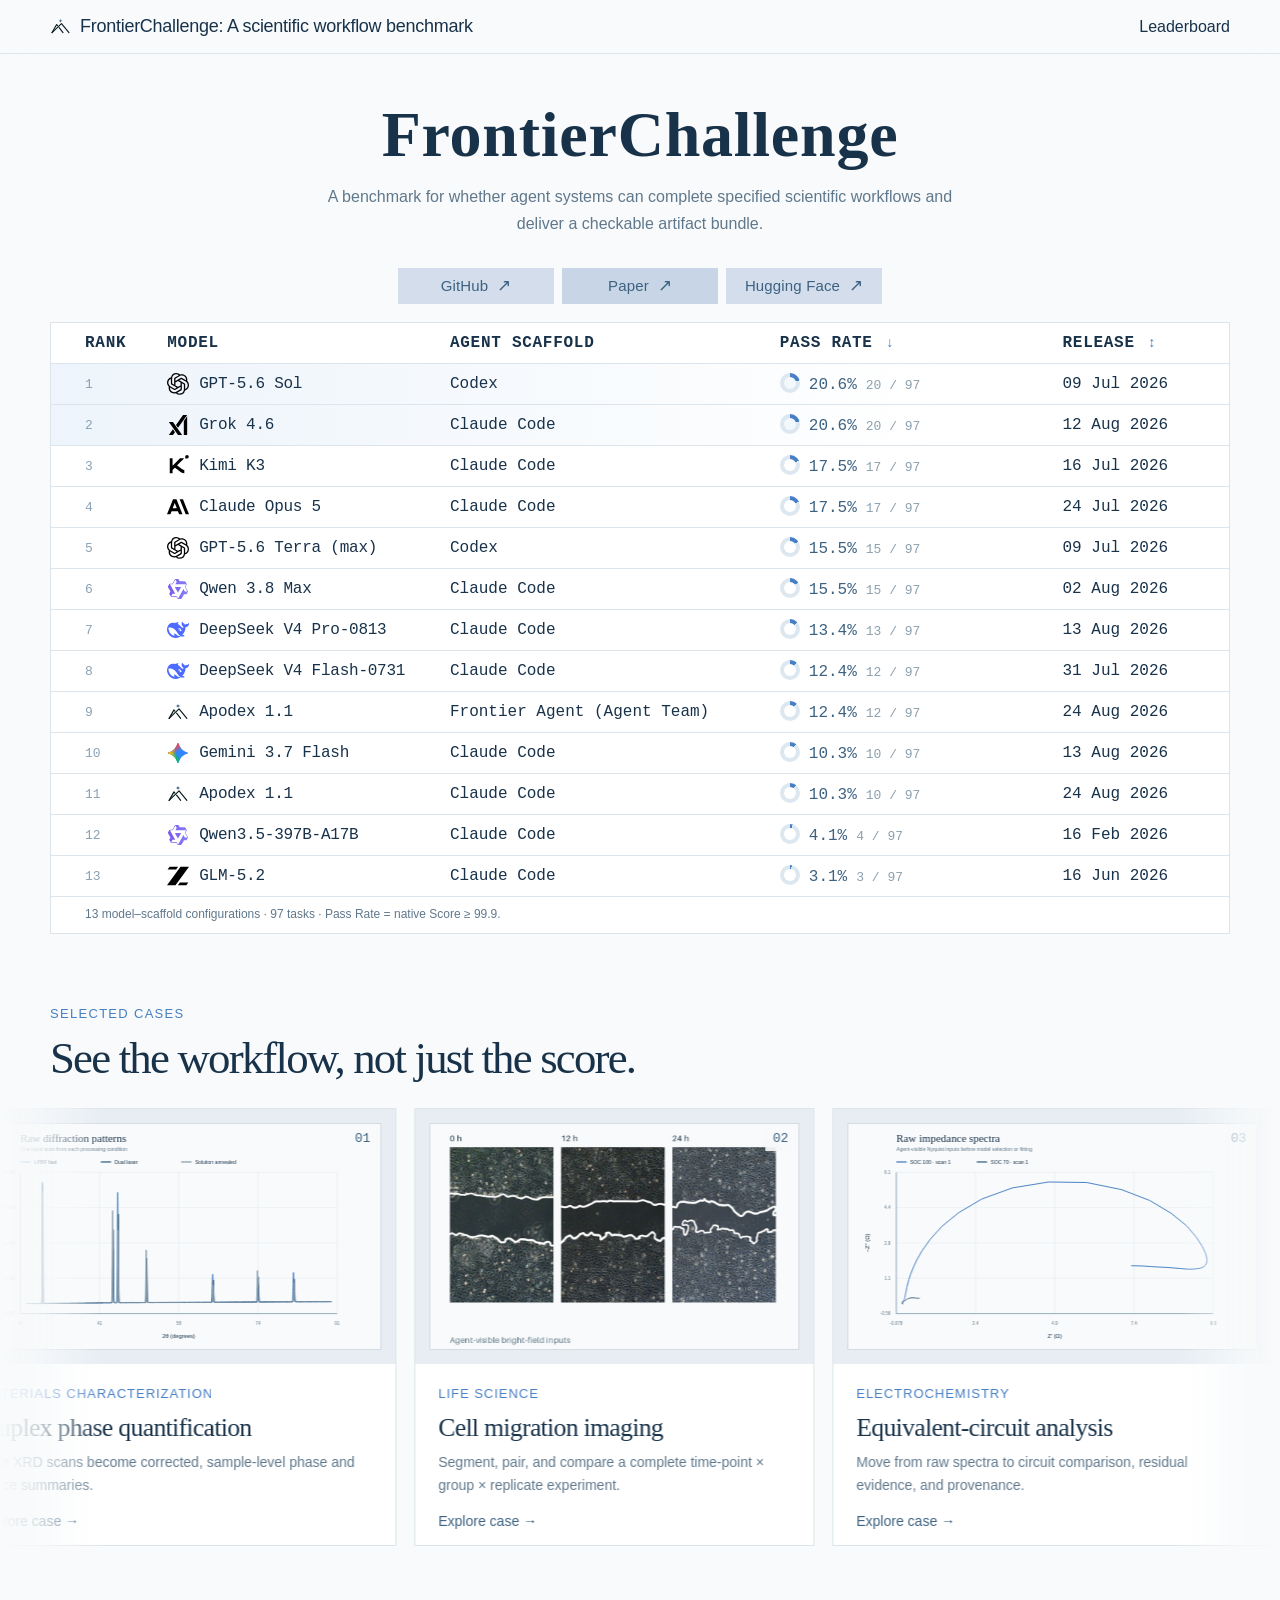
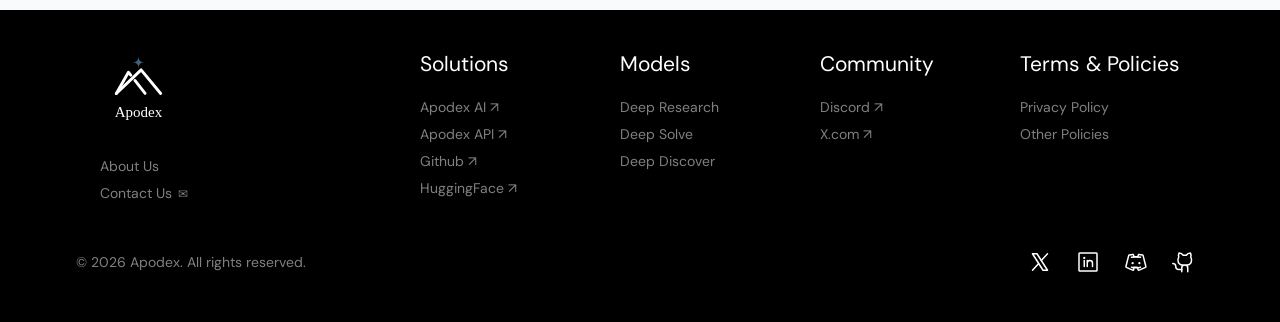
<file: frontier/benchmarks/frontierchallenge/site/index.html>
<!doctype html>
<html lang="en">
  <head>
    <meta charset="utf-8" />
    <meta name="viewport" content="width=device-width, initial-scale=1" />
    <meta name="description" content="FrontierChallenge: a benchmark for complete scientific workflows." />
    <title>FrontierChallenge — Scientific workflow benchmark</title>
    <link rel="icon" href="mark.svg" type="image/svg+xml" />
    <link rel="preconnect" href="https://fonts.googleapis.com" />
    <link rel="preconnect" href="https://fonts.gstatic.com" crossorigin />
    <link href="https://fonts.googleapis.com/css2?family=DM+Sans:wght@400;500&display=swap" rel="stylesheet" />
    <link rel="stylesheet" href="styles.css?v=20260826-01" />
  </head>
  <body class="leaderboard-page">
    <header class="site-header">
      <div class="wordmark" aria-label="FrontierChallenge: A scientific workflow benchmark">
        <img class="wordmark-mark" src="mark.svg" alt="" />
        <span>FrontierChallenge: A scientific workflow benchmark</span>
      </div>
      <nav aria-label="Primary navigation">
        <a href="index.html" aria-current="page">Leaderboard</a>
      </nav>
    </header>

    <main id="top">
      <section class="leaderboard-intro" aria-labelledby="leaderboard-title">
        <h1 id="leaderboard-title">FrontierChallenge</h1>
        <p class="lede">A benchmark for whether agent systems can complete specified scientific workflows and deliver a checkable artifact bundle.</p>
      </section>

      <section class="resource-links" aria-label="Project resources">
        <a href="https://github.com/ApodexAI/FrontierAgent/tree/main/benchmarks/frontierchallenge" target="_blank" rel="noreferrer"><span>GitHub</span><i aria-hidden="true">↗</i></a>
        <a href="https://arxiv.org/abs/2608.24979" target="_blank" rel="noreferrer"><span>Paper</span><i aria-hidden="true">↗</i></a>
        <a href="https://huggingface.co/datasets/apodex/FrontierChallenge" target="_blank" rel="noreferrer"><span>Hugging Face</span><i aria-hidden="true">↗</i></a>
      </section>

      <section id="leaderboard" class="leaderboard" aria-label="FrontierChallenge results">
        <div class="table-scroll">
          <table>
            <colgroup>
              <col class="col-rank" />
              <col class="col-model" />
              <col class="col-harness" />
              <col class="col-pass-rate" />
              <col class="col-release" />
            </colgroup>
            <thead>
              <tr>
                <th scope="col">Rank</th>
                <th scope="col">Model</th>
                <th scope="col">Agent Scaffold</th>
                <th scope="col" class="sortable" data-sort-key="passRate" aria-sort="descending">
                  <button class="sort-button" type="button" data-sort="passRate">Pass Rate <span class="sort-arrow" aria-hidden="true">↓</span></button>
                </th>
                <th scope="col" class="sortable" data-sort-key="release" aria-sort="none">
                  <button class="sort-button" type="button" data-sort="release">Release <span class="sort-arrow" aria-hidden="true"></span></button>
                </th>
              </tr>
            </thead>
            <tbody id="leaderboard-body"></tbody>
          </table>
        </div>
        <p class="table-caption"><span class="caption-configurations">13 model–scaffold configurations · </span>97 tasks · Pass Rate = native Score ≥ 99.9.</p>
      </section>

      <section class="case-showcase" aria-labelledby="cases-title">
        <div class="case-heading">
          <div>
            <p class="section-label">Selected cases</p>
            <h2 id="cases-title">See the workflow, not just the score.</h2>
          </div>
        </div>

        <div class="case-reel-viewport" data-case-carousel aria-roledescription="carousel" aria-label="Selected benchmark cases">
          <div class="case-reel">
          <a class="case-card case-card-wide case-card-high" href="case-xrd.html" aria-label="Explore the duplex phase quantification case">
            <div class="case-media">
              <img src="assets/cases/xrd-input.svg" alt="Three raw X-ray diffraction patterns from different processing conditions" />
              <span class="case-number">01</span>
            </div>
            <div class="case-meta"><div><small>Materials characterization</small><h3>Duplex phase quantification</h3><p>Nine XRD scans become corrected, sample-level phase and lattice summaries.</p></div><span>Explore case →</span></div>
          </a>
          <a class="case-card case-card-medium case-card-low" href="case-cell-migration.html" aria-label="Explore the cell migration case">
            <div class="case-media">
              <img src="assets/cases/cell-migration-card.jpg" alt="Bright-field wound-healing images at zero, twelve, and twenty-four hours" />
              <span class="case-number">02</span>
            </div>
            <div class="case-meta"><div><small>Life science</small><h3>Cell migration imaging</h3><p>Segment, pair, and compare a complete time-point × group × replicate experiment.</p></div><span>Explore case →</span></div>
          </a>
          <a class="case-card case-card-wide case-card-high" href="case-eis.html" aria-label="Explore the impedance circuit analysis case">
            <div class="case-media">
              <img src="assets/cases/eis-input.svg" alt="Raw electrochemical impedance spectra at two states of charge" />
              <span class="case-number">03</span>
            </div>
            <div class="case-meta"><div><small>Electrochemistry</small><h3>Equivalent-circuit analysis</h3><p>Move from raw spectra to circuit comparison, residual evidence, and provenance.</p></div><span>Explore case →</span></div>
          </a>
          <a class="case-card case-card-compact case-card-low" href="case-qpcr.html" aria-label="Explore the RT-qPCR primer design case">
            <div class="case-media case-media-structured qpcr-visual">
              <div class="sequence-line"><span>…GACCTGACTG</span><b>J1</b><span>CTGAGCCTGA…</span></div>
              <div class="constraint-chips"><span>Primer3</span><span>junction spanning</span><span>33 off-targets</span><span>paired specificity</span></div>
              <div class="file-route"><span>target.fasta</span><i>→</i><span>primers.csv</span><i>→</i><span>qc_summary.json</span></div>
              <span class="case-number">04</span>
            </div>
            <div class="case-meta"><div><small>Molecular biology</small><h3>RT-qPCR primer design</h3><p>Coordinate sequence constraints, thermodynamic QC, offline specificity, and a defensible recommendation.</p></div><span>Explore case →</span></div>
          </a>
          <a class="case-card case-card-medium case-card-high" href="case-ti.html" aria-label="Explore the hydration free energy case">
            <div class="case-media case-media-structured ti-visual">
              <div class="ti-path"><span>Gas</span><i>electrostatic</i><i>van der Waals</i></div>
              <div class="lambda-track" aria-label="Nine lambda windows"><b></b><b></b><b></b><b></b><b></b><b></b><b></b><b></b><b></b></div>
              <div class="ti-path"><span>Water</span><i>electrostatic</i><i>van der Waals</i></div>
              <div class="ti-artifacts"><span>9 λ windows × 4 paths</span><span>AMBER-native evidence</span></div>
              <span class="case-number">05</span>
            </div>
            <div class="case-meta"><div><small>Molecular simulation</small><h3>Hydration free energy by TI</h3><p>Carry a fixed alchemical protocol through four paths and preserve every computational artifact.</p></div><span>Explore case →</span></div>
          </a>
          <a class="case-card case-card-wide case-card-low" href="case-calorimetry.html" aria-label="Explore the reaction calorimetry case">
            <div class="case-media case-media-structured calorimetry-visual">
              <div class="process-flow"><span>Calibrate</span><i>→</i><span>Blank correct</span><i>→</i><span>Integrate heat</span><i>→</i><span>Screen safety</span></div>
              <div class="metric-stack"><span>ΔT<sub>ad</sub></span><span>MTSR</span><span>accumulation</span><span>heat recovery</span></div>
              <div class="decision-route"><span>raw time series</span><i>→</i><span>protocol decision</span></div>
              <span class="case-number">06</span>
            </div>
            <div class="case-meta"><div><small>Process chemistry</small><h3>Reaction-calorimetry safety</h3><p>Trace a scale-up decision back through calibration, corrections, integration, and replicate summaries.</p></div><span>Explore case →</span></div>
          </a>
          <a class="case-card case-card-wide case-card-high" href="case-qnmr.html" aria-label="Explore the quantitative NMR purity case">
            <div class="case-media">
              <img src="assets/cases/qnmr-input.png" alt="Four raw quantitative proton NMR spectra from two batches" />
              <span class="case-number">07</span>
            </div>
            <div class="case-meta"><div><small>Analytical chemistry</small><h3>qNMR purity and spectral QC</h3><p>Turn replicate spectra into a traceable purity summary while rejecting poor-quality inputs from signal evidence.</p></div><span>Explore case →</span></div>
          </a>
          <a class="case-card case-card-medium case-card-low" href="case-lfa.html" aria-label="Explore the laser flash thermal analysis case">
            <div class="case-media">
              <img src="assets/cases/lfa-input.png" alt="Raw laser-flash detector curves for three boron nitride loadings" />
              <span class="case-number">08</span>
            </div>
            <div class="case-meta"><div><small>Materials characterization</small><h3>Laser-flash thermal analysis</h3><p>Sort shuffled temperature-rise traces, identify anomalous curves, and preserve run-to-sample provenance.</p></div><span>Explore case →</span></div>
          </a>
          <a class="case-card case-card-wide case-card-high" href="case-gitt.html" aria-label="Explore the battery GITT diffusion case">
            <div class="case-media">
              <img src="assets/cases/gitt-input.png" alt="Raw voltage sequence from a hard-carbon sodium-ion battery GITT experiment" />
              <span class="case-number">09</span>
            </div>
            <div class="case-meta"><div><small>Electrochemistry</small><h3>GITT diffusion analysis</h3><p>Resolve pulse, rest, and relaxation stages across six cells into auditable SOC-dependent transport metrics.</p></div><span>Explore case →</span></div>
          </a>
          <a class="case-card case-card-medium case-card-low" href="case-photoredox.html" aria-label="Explore the photoredox quantum yield case">
            <div class="case-media">
              <img src="assets/cases/photoredox-input.png" alt="Raw blue LED spectra for three photoredox experiment conditions" />
              <span class="case-number">10</span>
            </div>
            <div class="case-meta"><div><small>Photochemistry</small><h3>Photoredox photon balance</h3><p>Combine actinometry, lamp spectra, reaction absorbance, assays, controls, and held-out validation.</p></div><span>Explore case →</span></div>
          </a>
          </div>
        </div>
      </section>

    </main>

    <footer class="site-footer" data-shared-footer></footer>
    <script src="site-shell.js?v=20260824-03"></script>
    <script src="script.js?v=20260824-03"></script>
  </body>
</html>
</file>
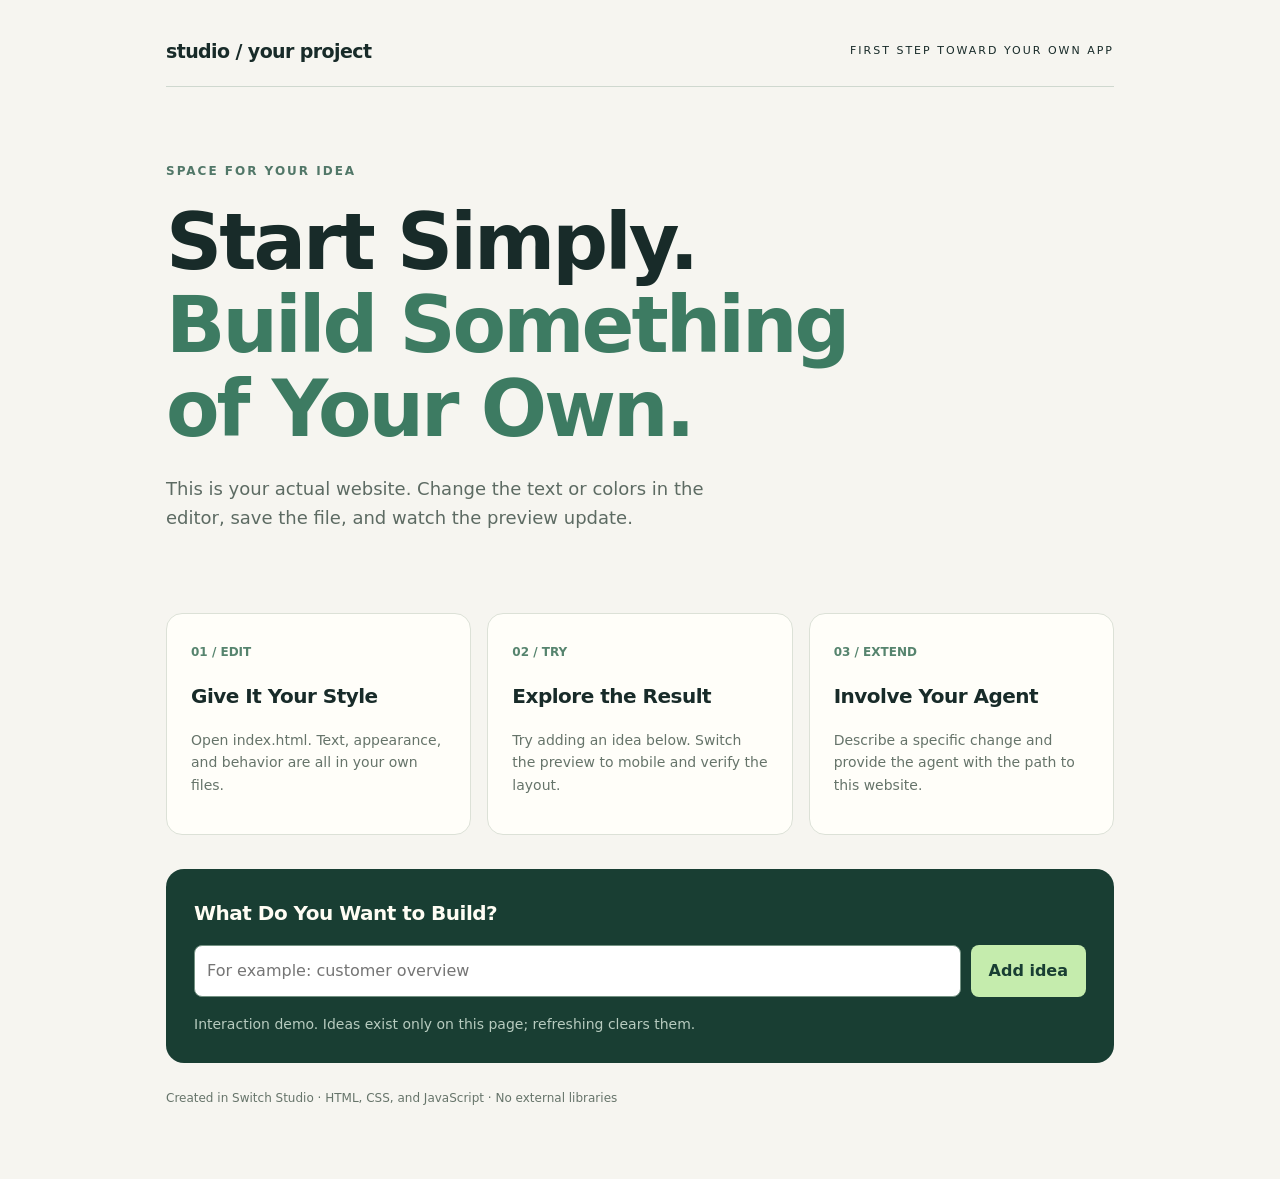
<file: studio/templates/web-starter.html>
<!doctype html>
<html lang="en">
<head>
  <meta charset="utf-8">
  <meta name="viewport" content="width=device-width, initial-scale=1">
  <title>My First Website · Switch Studio</title>
  <style>
    * { box-sizing: border-box; }
    body { margin: 0; background: #f6f5f0; color: #182b29; font: 16px/1.6 system-ui, sans-serif; }
    main { max-width: 1000px; margin: auto; padding: 36px 26px 70px; }
    nav { display: flex; justify-content: space-between; align-items: center; border-bottom: 1px solid #cfd8cf; padding-bottom: 20px; }
    .brand { font-size: 19px; font-weight: 800; letter-spacing: -.6px; }
    .tag { font-size: 11px; letter-spacing: 2px; text-transform: uppercase; }
    header { padding: 70px 0 40px; max-width: 720px; }
    .eyebrow { color: #517768; text-transform: uppercase; font-weight: 700; letter-spacing: 2px; font-size: 12px; }
    h1 { font-size: clamp(42px, 8vw, 78px); line-height: 1.07; letter-spacing: -3px; margin: 18px 0 24px; }
    h1 span { color: #3d7b62; }
    header p { max-width: 560px; color: #5d6b63; font-size: 18px; }
    .cards { display: grid; grid-template-columns: repeat(3, 1fr); gap: 16px; margin: 22px 0 34px; }
    article { border: 1px solid #dce1d7; border-radius: 16px; padding: 24px; background: #fffef9; }
    article b { font-size: 12px; color: #56846e; }
    h2 { font-size: 20px; letter-spacing: -.5px; }
    article p, .note { color: #66746a; font-size: 14px; }
    .demo { border-radius: 18px; padding: 28px; background: #193e33; color: #fffdf4; }
    .demo h2 { margin-top: 0; }
    form { display: flex; gap: 10px; }
    input { flex: 1; min-width: 0; border: 1px solid #749283; border-radius: 8px; padding: 12px; font: inherit; }
    button { border: 0; border-radius: 8px; padding: 12px 18px; cursor: pointer; font: inherit; font-weight: 650; background: #c5ecad; color: #193e33; }
    button:hover { background: #ddf8cc; }
    ul { padding: 0; list-style: none; }
    li { display: flex; gap: 16px; justify-content: space-between; align-items: center; border-top: 1px solid #456357; padding: 12px 0; overflow-wrap: anywhere; }
    li button { flex-shrink: 0; padding: 6px 12px; font-size: 12px; }
    .demo .note { color: #b7cbbf; margin-bottom: 0; }
    footer { margin-top: 26px; color: #66746a; font-size: 12px; }
    @media (max-width: 640px) { .cards { grid-template-columns: 1fr; } header { padding-top: 42px; } h1 { letter-spacing: -2px; } .tag { display: none; } form { flex-direction: column; } }
  </style>
</head>
<body>
<main>
  <nav><span class="brand">studio / your project</span><span class="tag">First Step Toward Your Own App</span></nav>
  <header><span class="eyebrow">Space for Your Idea</span><h1>Start Simply.<br><span>Build Something of Your Own.</span></h1><p>This is your actual website. Change the text or colors in the editor, save the file, and watch the preview update.</p></header>
  <section class="cards" aria-label="How to Proceed">
    <article><b>01 / EDIT</b><h2>Give It Your Style</h2><p>Open index.html. Text, appearance, and behavior are all in your own files.</p></article>
    <article><b>02 / TRY</b><h2>Explore the Result</h2><p>Try adding an idea below. Switch the preview to mobile and verify the layout.</p></article>
    <article><b>03 / EXTEND</b><h2>Involve Your Agent</h2><p>Describe a specific change and provide the agent with the path to this website.</p></article>
  </section>
  <section class="demo" aria-labelledby="demo-title"><h2 id="demo-title">What Do You Want to Build?</h2>
    <form id="ideas-form"><input id="idea" aria-label="New Idea" placeholder="For example: customer overview" maxlength="160" required><button>Add idea</button></form>
    <ul id="ideas" aria-live="polite"></ul><p class="note">Interaction demo. Ideas exist only on this page; refreshing clears them.</p>
  </section>
  <footer>Created in Switch Studio · HTML, CSS, and JavaScript · No external libraries</footer>
</main>
<script>
  document.querySelector('#ideas-form').addEventListener('submit', event => {
    event.preventDefault();
    const input = document.querySelector('#idea');
    if (!input.value.trim()) return;
    const row = document.createElement('li');
    const text = document.createElement('span');
    text.textContent = input.value.trim();
    const button = document.createElement('button');
    button.textContent = 'Done';
    button.setAttribute('aria-label', 'Complete: ' + input.value.trim());
    button.onclick = () => row.remove();
    row.append(text, button);
    document.querySelector('#ideas').append(row);
    input.value = '';
    input.focus();
  });
</script>
</body>
</html>
</file>
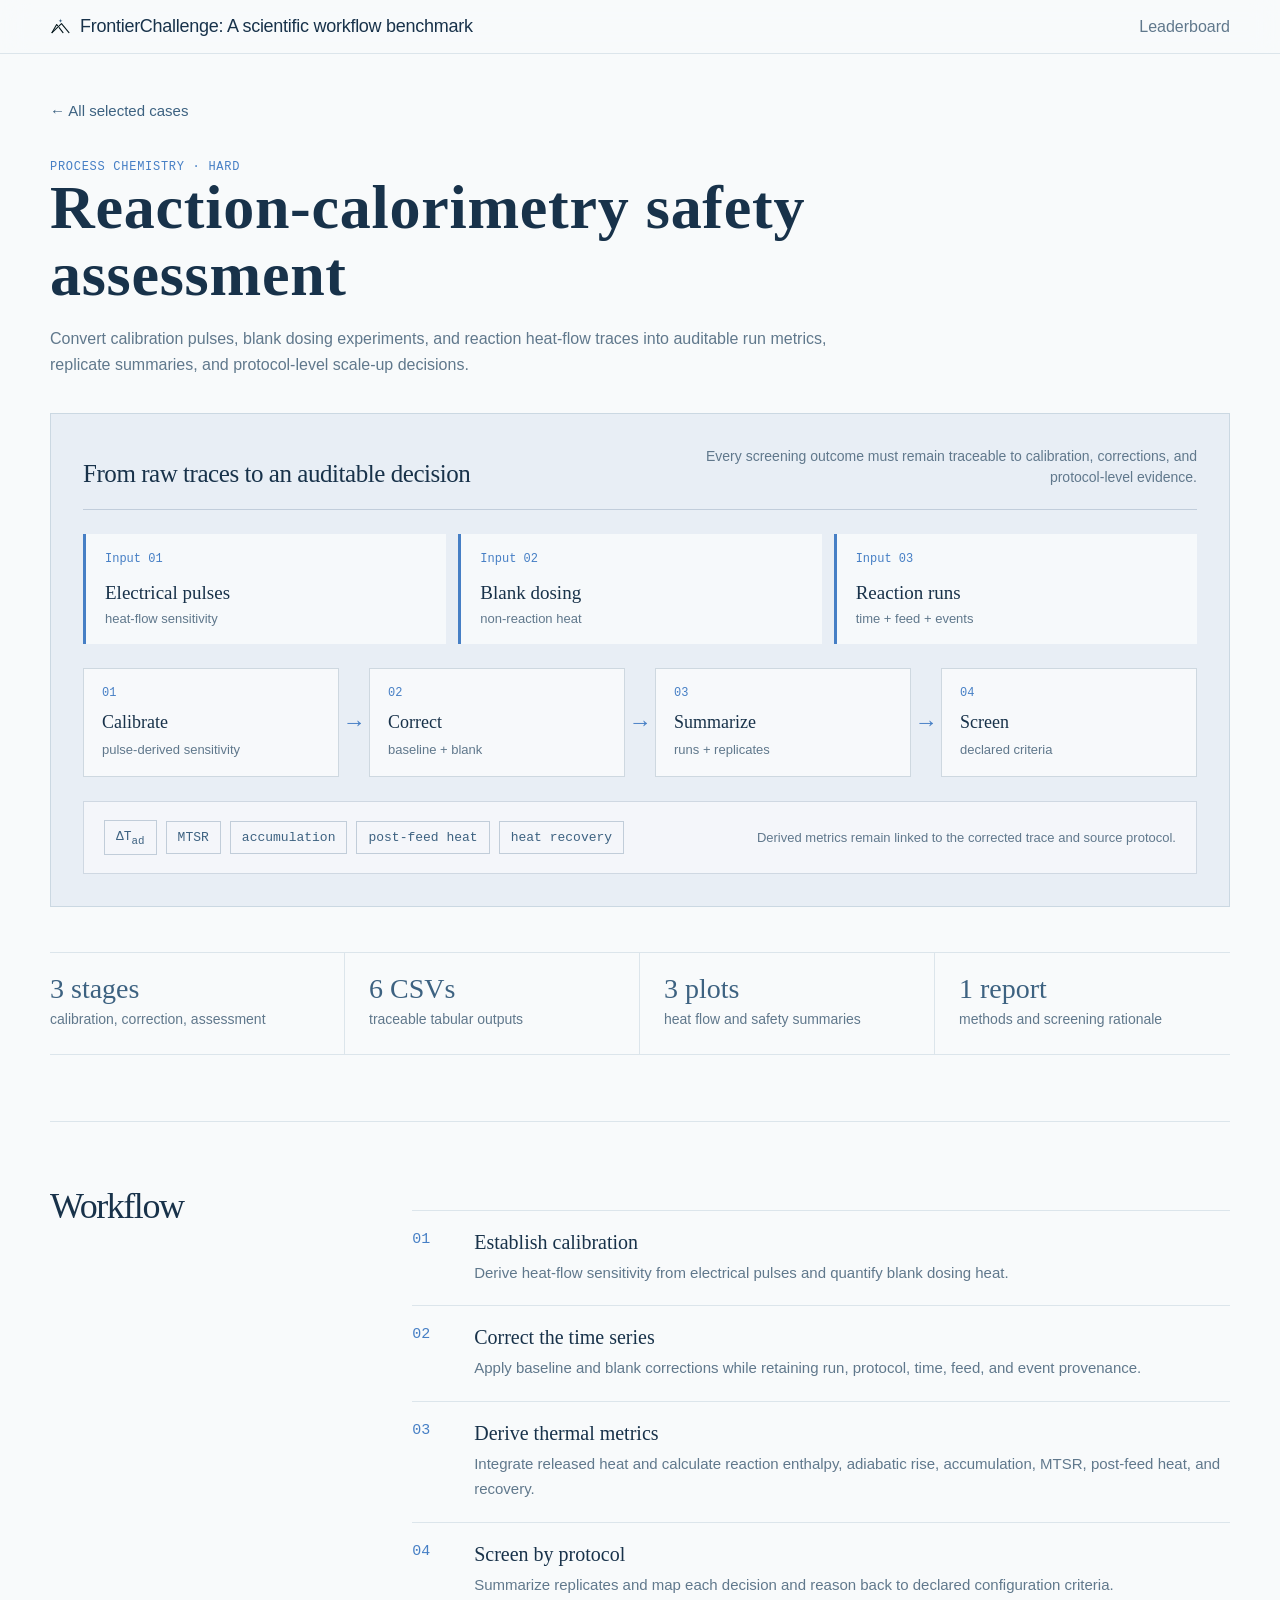
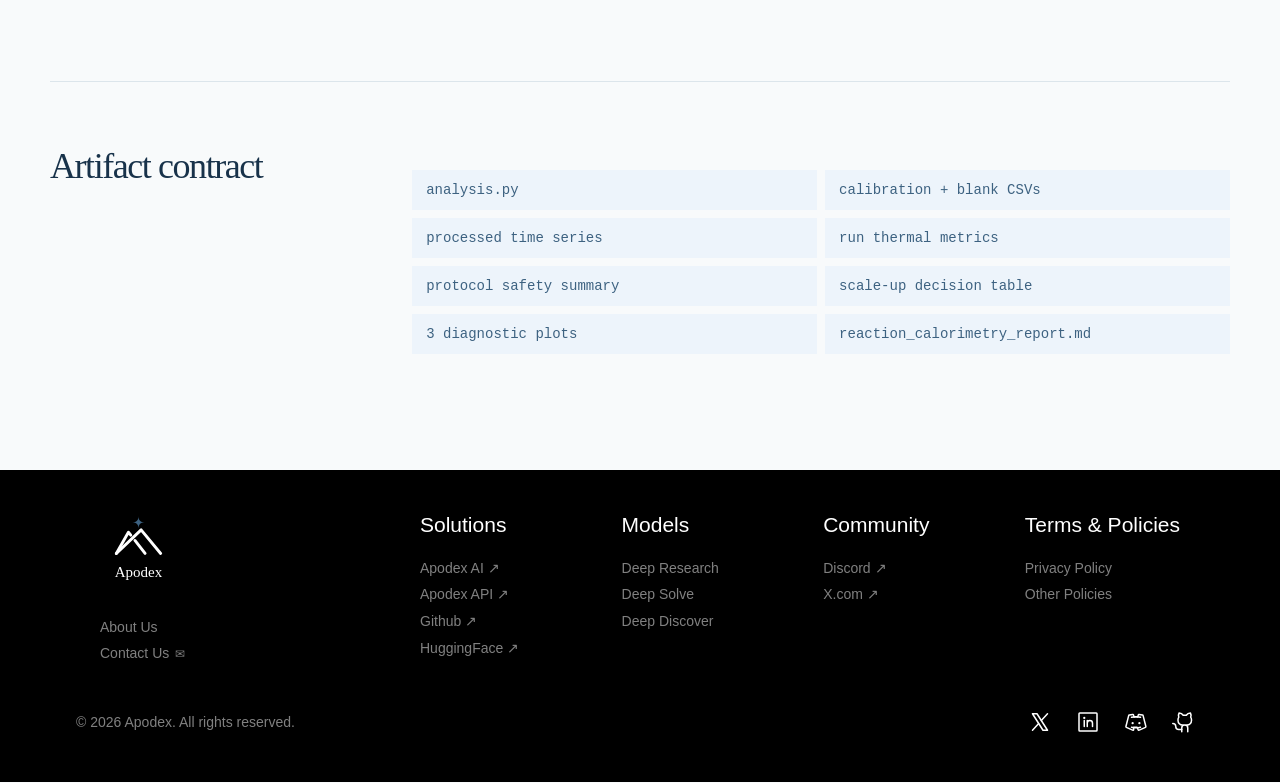
<file: frontier/benchmarks/frontierchallenge/site/case-calorimetry.html>
<!doctype html><html lang="en"><head><meta charset="utf-8" /><meta name="viewport" content="width=device-width,initial-scale=1" /><meta name="description" content="FrontierChallenge case study: reaction calorimetry safety." /><title>Reaction calorimetry safety — FrontierChallenge</title><link rel="icon" href="mark.svg" type="image/svg+xml" /><link rel="stylesheet" href="styles.css?v=20260826-01" /></head><body><header class="site-header"><div class="wordmark"><img class="wordmark-mark" src="mark.svg" alt="" /><span>FrontierChallenge: A scientific workflow benchmark</span></div><nav><a href="index.html#top">Leaderboard</a></nav></header><main class="cases-main"><section class="case-document-intro"><a class="case-back" href="index.html#cases-title">← All selected cases</a><p class="case-kicker">Process chemistry · Hard</p><h1>Reaction-calorimetry safety assessment</h1><p class="lede">Convert calibration pulses, blank dosing experiments, and reaction heat-flow traces into auditable run metrics, replicate summaries, and protocol-level scale-up decisions.</p></section><div class="case-overview-live case-visual-board calorimetry-board" aria-label="Reaction calorimetry audit workflow diagram"><header class="visual-board-heading"><span>From raw traces to an auditable decision</span><p>Every screening outcome must remain traceable to calibration, corrections, and protocol-level evidence.</p></header><div class="cal-input-row"><div><em>Input 01</em><span>Electrical pulses</span><small>heat-flow sensitivity</small></div><div><em>Input 02</em><span>Blank dosing</span><small>non-reaction heat</small></div><div><em>Input 03</em><span>Reaction runs</span><small>time + feed + events</small></div></div><div class="visual-process-row cal-process-row"><div><em>01</em><span>Calibrate</span><small>pulse-derived sensitivity</small></div><i>→</i><div><em>02</em><span>Correct</span><small>baseline + blank</small></div><i>→</i><div><em>03</em><span>Summarize</span><small>runs + replicates</small></div><i>→</i><div><em>04</em><span>Screen</span><small>declared criteria</small></div></div><div class="cal-metric-band"><span>ΔT<sub>ad</sub></span><span>MTSR</span><span>accumulation</span><span>post-feed heat</span><span>heat recovery</span><p>Derived metrics remain linked to the corrected trace and source protocol.</p></div></div><section class="case-data-strip"><div><strong>3 stages</strong><span>calibration, correction, assessment</span></div><div><strong>6 CSVs</strong><span>traceable tabular outputs</span></div><div><strong>3 plots</strong><span>heat flow and safety summaries</span></div><div><strong>1 report</strong><span>methods and screening rationale</span></div></section><section class="case-document-section"><h2>Workflow</h2><div class="case-document-body"><ol class="workflow-steps"><li><div><h3>Establish calibration</h3><p>Derive heat-flow sensitivity from electrical pulses and quantify blank dosing heat.</p></div></li><li><div><h3>Correct the time series</h3><p>Apply baseline and blank corrections while retaining run, protocol, time, feed, and event provenance.</p></div></li><li><div><h3>Derive thermal metrics</h3><p>Integrate released heat and calculate reaction enthalpy, adiabatic rise, accumulation, MTSR, post-feed heat, and recovery.</p></div></li><li><div><h3>Screen by protocol</h3><p>Summarize replicates and map each decision and reason back to declared configuration criteria.</p></div></li></ol></div></section><section class="case-document-section"><h2>Artifact contract</h2><div class="case-document-body"><div class="artifact-list"><span>analysis.py</span><span>calibration + blank CSVs</span><span>processed time series</span><span>run thermal metrics</span><span>protocol safety summary</span><span>scale-up decision table</span><span>3 diagnostic plots</span><span>reaction_calorimetry_report.md</span></div></div></section></main><footer class="site-footer" data-shared-footer></footer><script src="site-shell.js?v=20260824-03"></script></body></html>
</file>
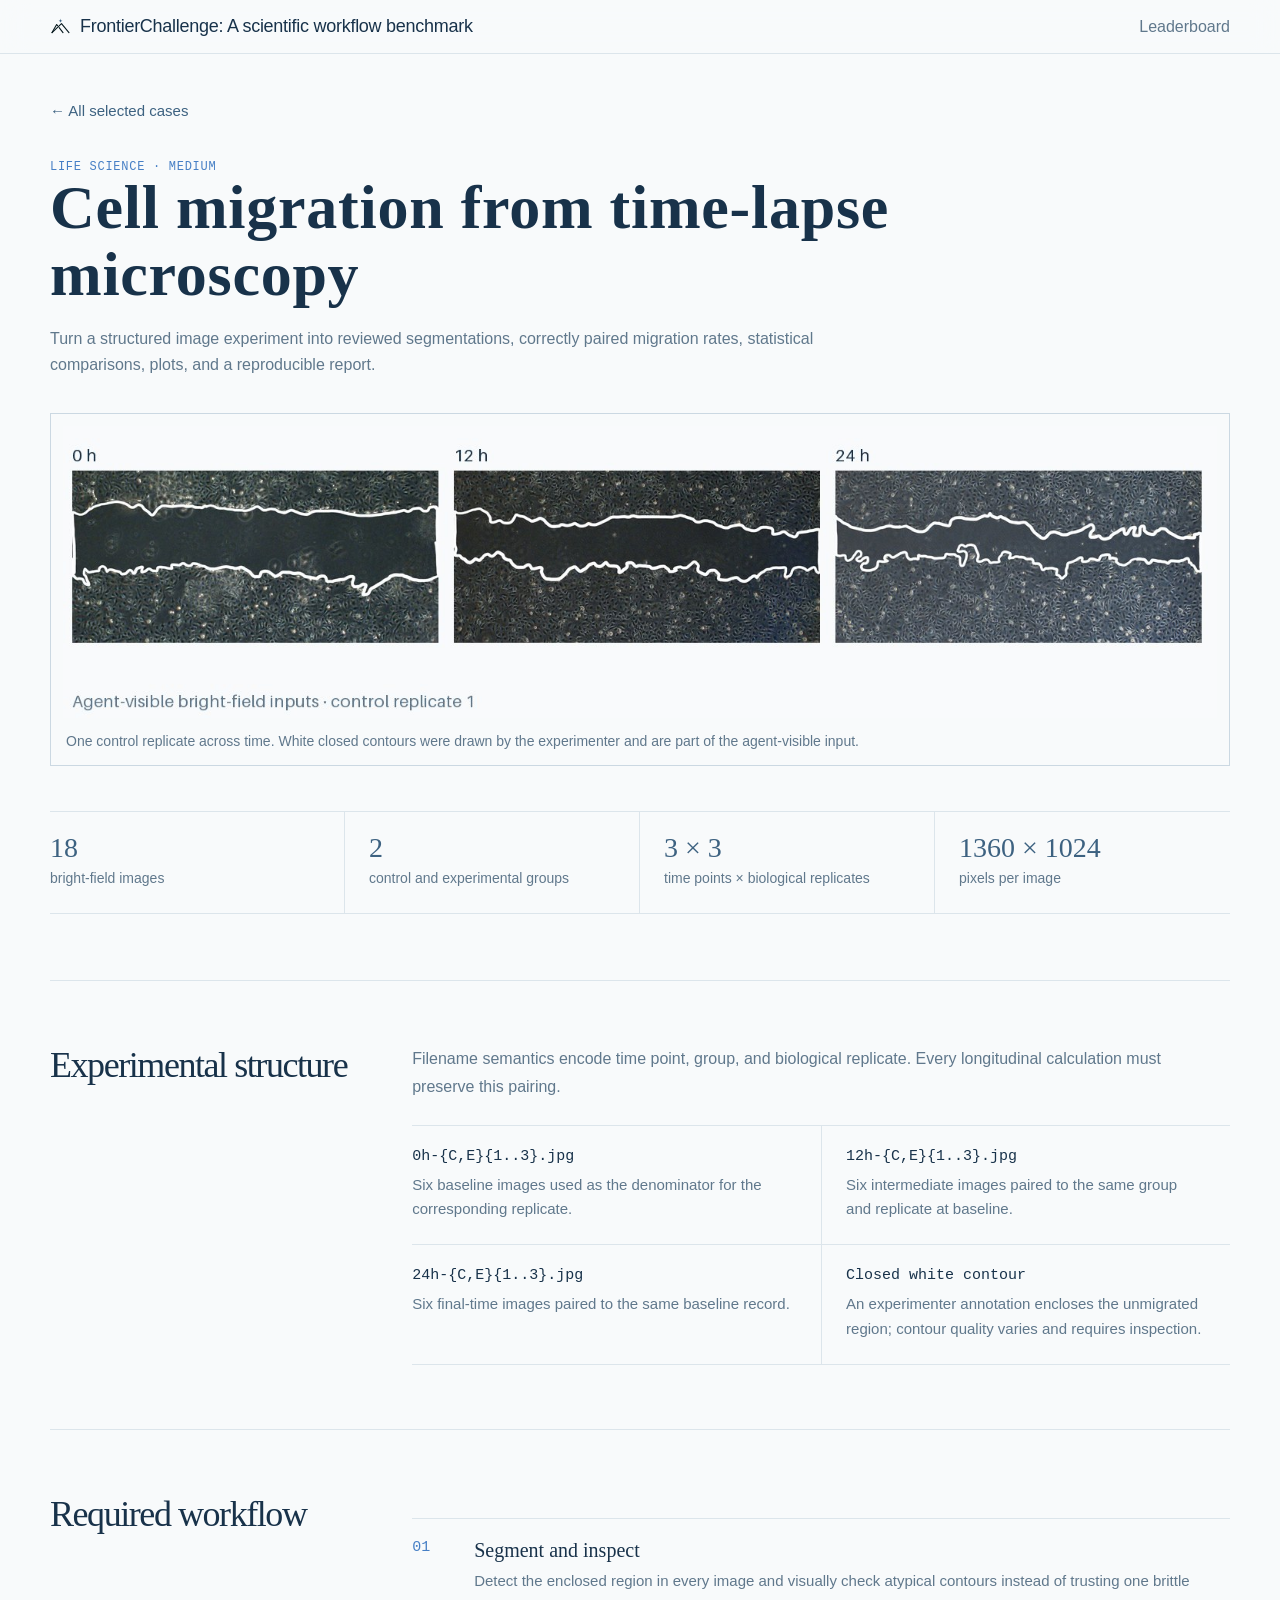
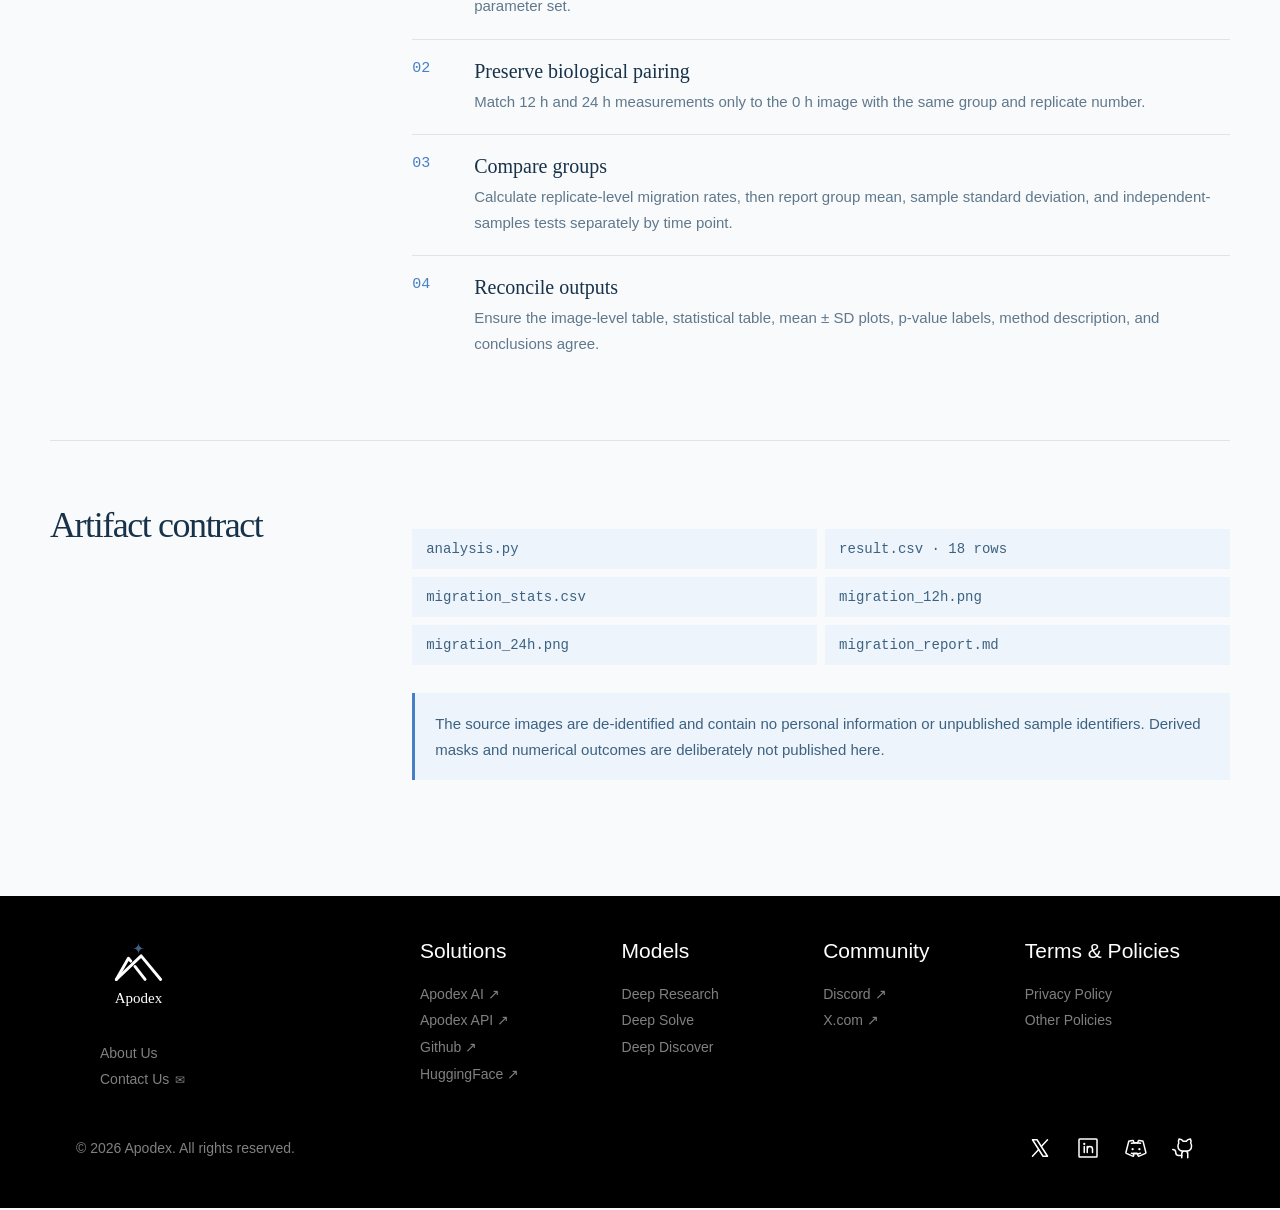
<file: frontier/benchmarks/frontierchallenge/site/case-cell-migration.html>
<!doctype html><html lang="en"><head><meta charset="utf-8" /><meta name="viewport" content="width=device-width,initial-scale=1" /><meta name="description" content="FrontierChallenge case study: cell migration imaging." /><title>Cell migration imaging — FrontierChallenge</title><link rel="icon" href="mark.svg" type="image/svg+xml" /><link rel="stylesheet" href="styles.css?v=20260826-01" /></head>
<body><header class="site-header"><div class="wordmark"><img class="wordmark-mark" src="mark.svg" alt="" /><span>FrontierChallenge: A scientific workflow benchmark</span></div><nav><a href="index.html#top">Leaderboard</a></nav></header>
<main class="cases-main"><section class="case-document-intro"><a class="case-back" href="index.html#cases-title">← All selected cases</a><p class="case-kicker">Life science · Medium</p><h1>Cell migration from time-lapse microscopy</h1><p class="lede">Turn a structured image experiment into reviewed segmentations, correctly paired migration rates, statistical comparisons, plots, and a reproducible report.</p></section>
<figure class="case-overview-figure"><img src="assets/cases/cell-migration-input.jpg" alt="Bright-field inputs at zero, twelve and twenty-four hours" /><figcaption>One control replicate across time. White closed contours were drawn by the experimenter and are part of the agent-visible input.</figcaption></figure>
<section class="case-data-strip"><div><strong>18</strong><span>bright-field images</span></div><div><strong>2</strong><span>control and experimental groups</span></div><div><strong>3 × 3</strong><span>time points × biological replicates</span></div><div><strong>1360 × 1024</strong><span>pixels per image</span></div></section>
<section class="case-document-section"><h2>Experimental structure</h2><div class="case-document-body"><p>Filename semantics encode time point, group, and biological replicate. Every longitudinal calculation must preserve this pairing.</p><div class="input-inventory"><article><h3>0h-{C,E}{1..3}.jpg</h3><p>Six baseline images used as the denominator for the corresponding replicate.</p></article><article><h3>12h-{C,E}{1..3}.jpg</h3><p>Six intermediate images paired to the same group and replicate at baseline.</p></article><article><h3>24h-{C,E}{1..3}.jpg</h3><p>Six final-time images paired to the same baseline record.</p></article><article><h3>Closed white contour</h3><p>An experimenter annotation encloses the unmigrated region; contour quality varies and requires inspection.</p></article></div></div></section>
<section class="case-document-section"><h2>Required workflow</h2><div class="case-document-body"><ol class="workflow-steps"><li><div><h3>Segment and inspect</h3><p>Detect the enclosed region in every image and visually check atypical contours instead of trusting one brittle parameter set.</p></div></li><li><div><h3>Preserve biological pairing</h3><p>Match 12 h and 24 h measurements only to the 0 h image with the same group and replicate number.</p></div></li><li><div><h3>Compare groups</h3><p>Calculate replicate-level migration rates, then report group mean, sample standard deviation, and independent-samples tests separately by time point.</p></div></li><li><div><h3>Reconcile outputs</h3><p>Ensure the image-level table, statistical table, mean ± SD plots, p-value labels, method description, and conclusions agree.</p></div></li></ol></div></section>
<section class="case-document-section"><h2>Artifact contract</h2><div class="case-document-body"><div class="artifact-list"><span>analysis.py</span><span>result.csv · 18 rows</span><span>migration_stats.csv</span><span>migration_12h.png</span><span>migration_24h.png</span><span>migration_report.md</span></div><div class="case-safety-note">The source images are de-identified and contain no personal information or unpublished sample identifiers. Derived masks and numerical outcomes are deliberately not published here.</div></div></section></main>
<footer class="site-footer" data-shared-footer></footer><script src="site-shell.js?v=20260824-03"></script></body></html>
</file>
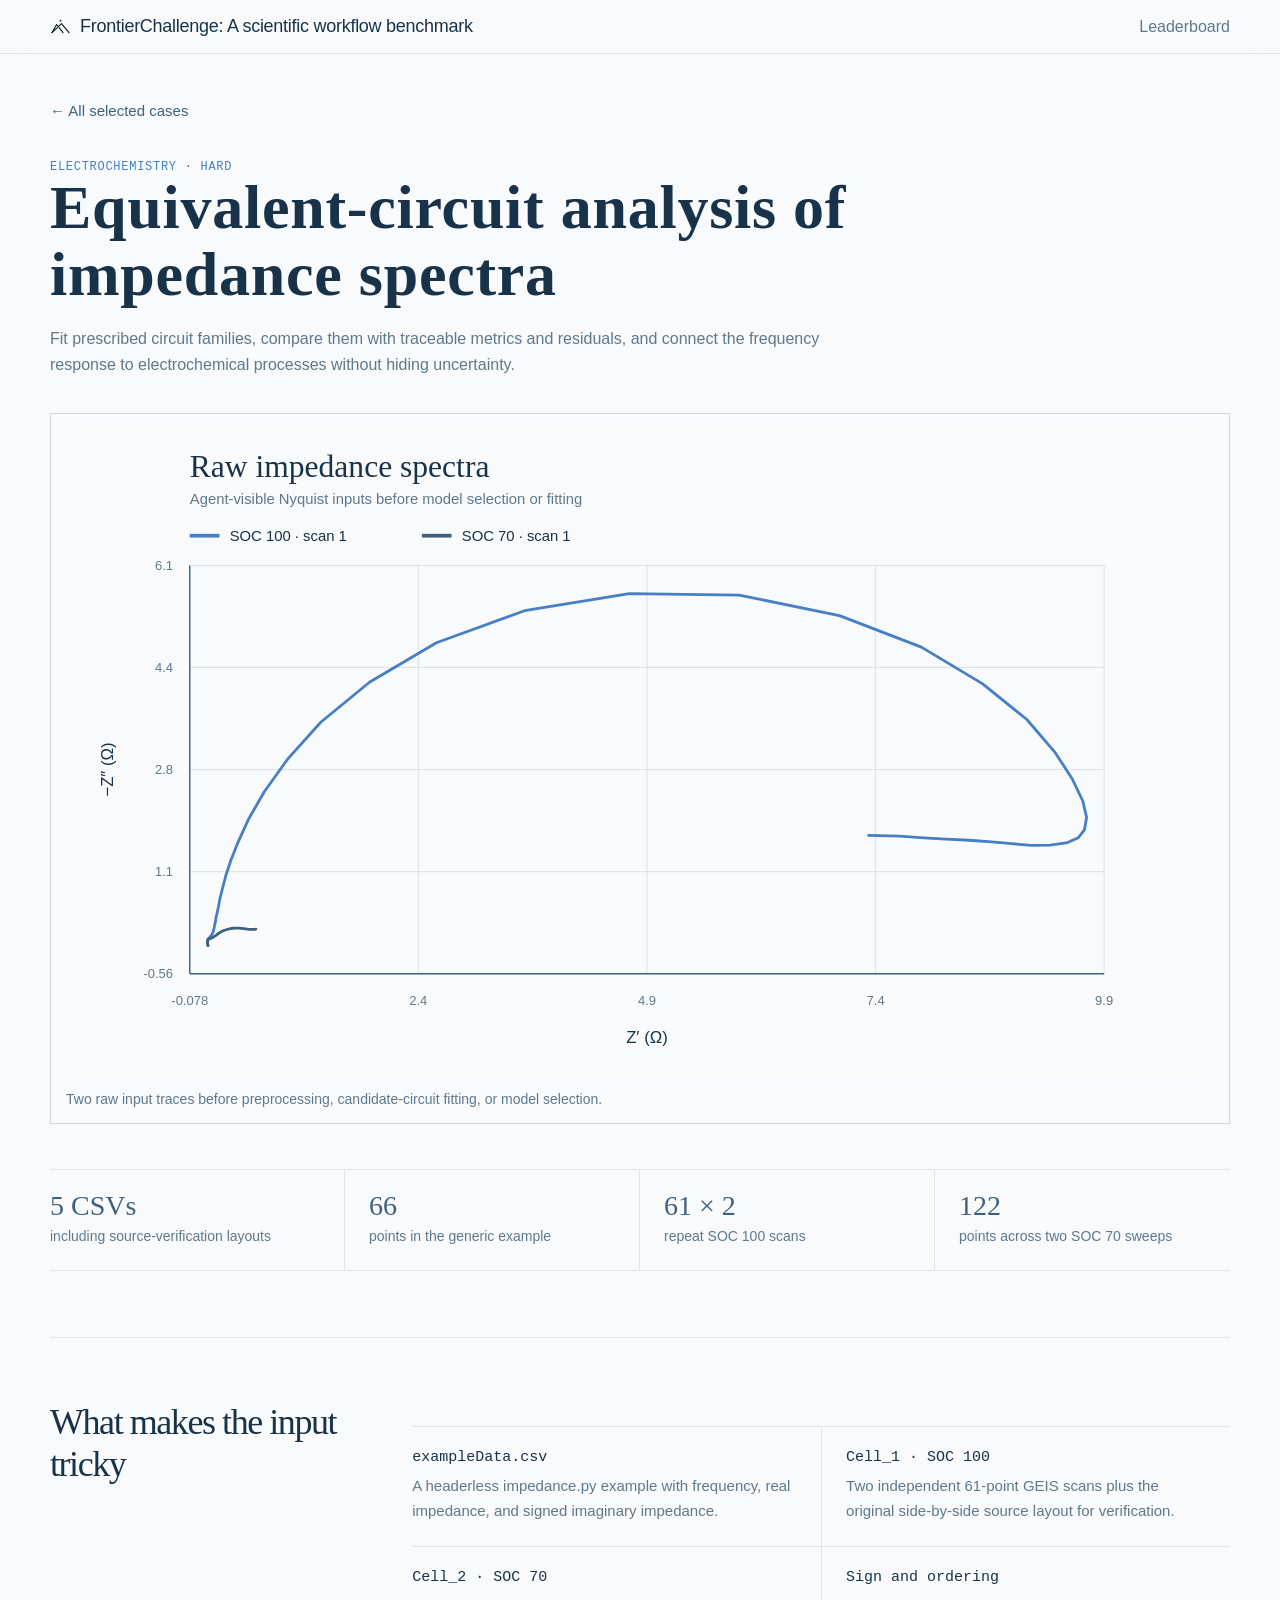
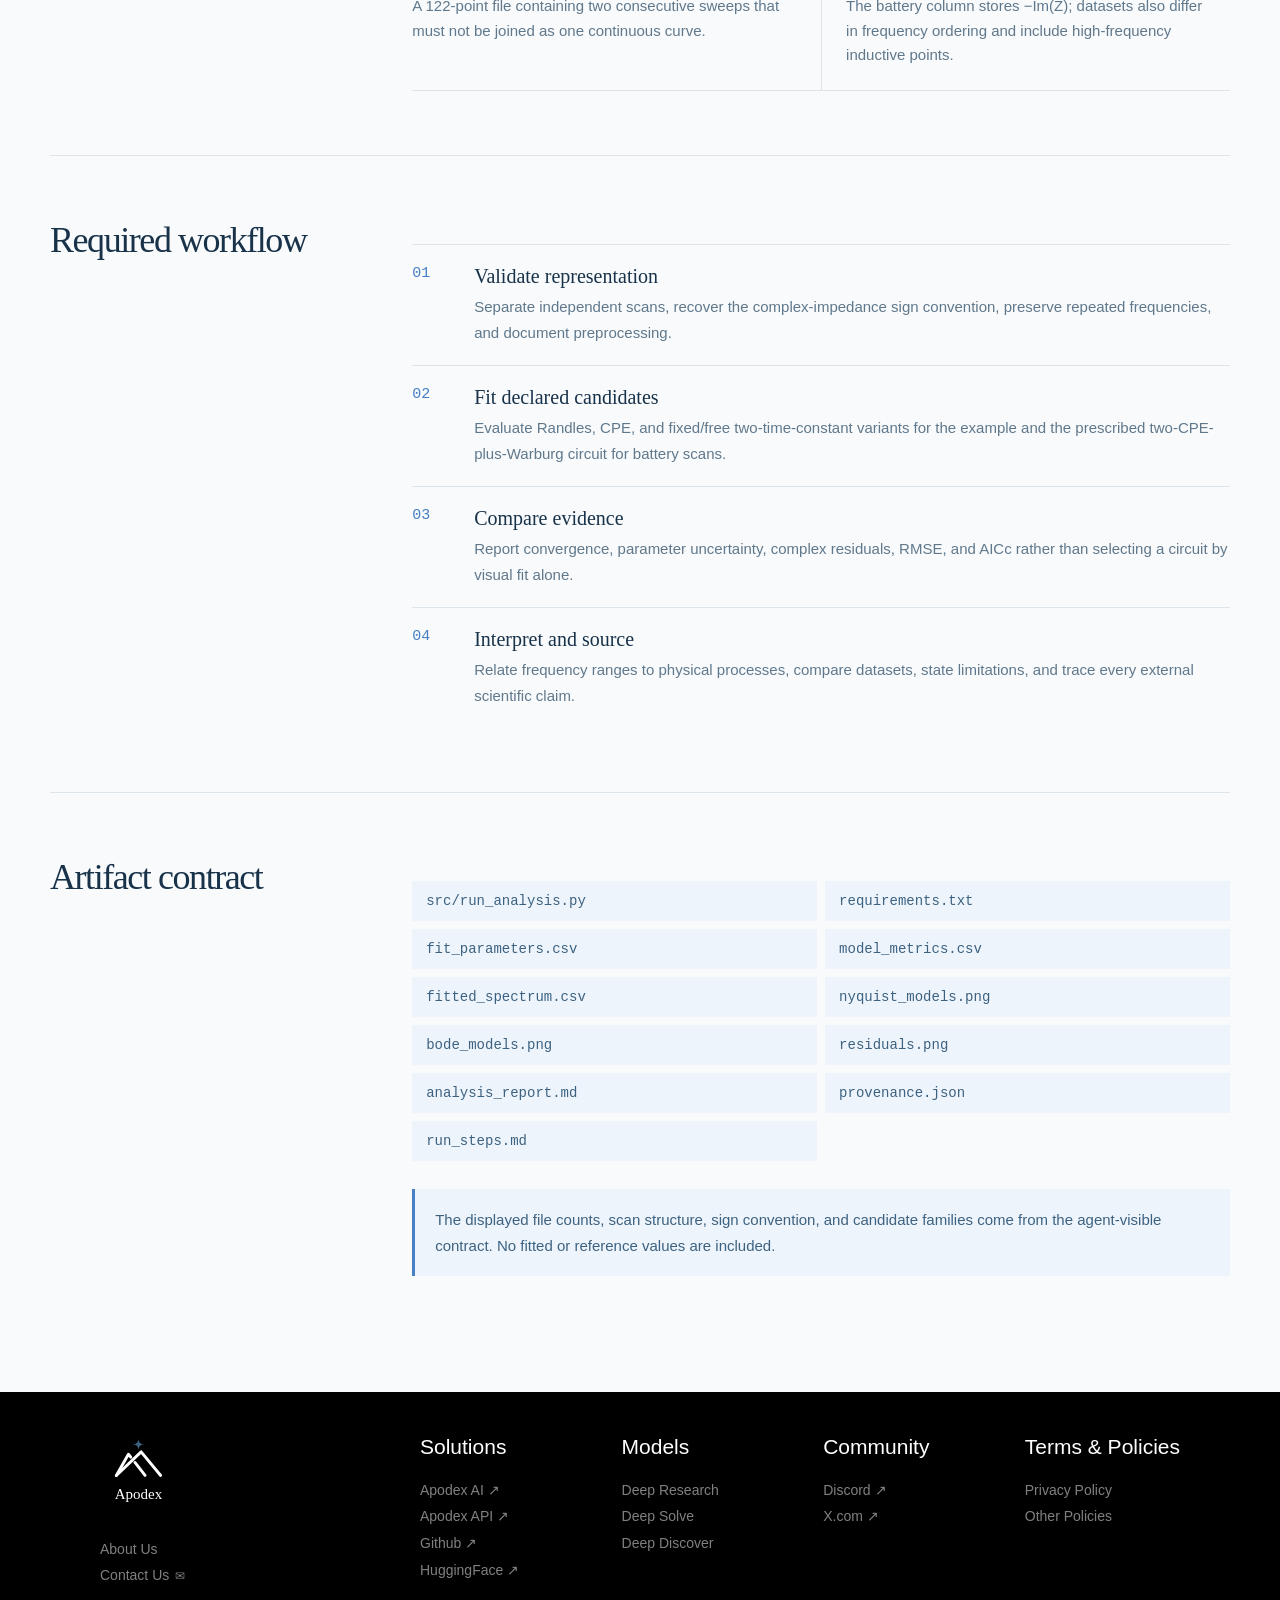
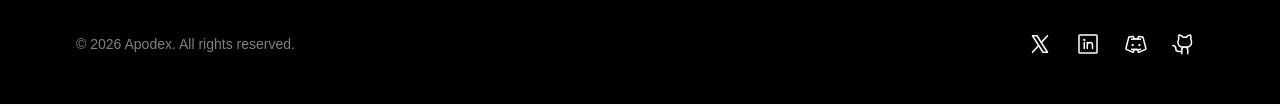
<file: frontier/benchmarks/frontierchallenge/site/case-eis.html>
<!doctype html><html lang="en"><head><meta charset="utf-8" /><meta name="viewport" content="width=device-width,initial-scale=1" /><meta name="description" content="FrontierChallenge case study: EIS equivalent-circuit analysis." /><title>EIS equivalent-circuit analysis — FrontierChallenge</title><link rel="icon" href="mark.svg" type="image/svg+xml" /><link rel="stylesheet" href="styles.css?v=20260826-01" /></head>
<body><header class="site-header"><div class="wordmark"><img class="wordmark-mark" src="mark.svg" alt="" /><span>FrontierChallenge: A scientific workflow benchmark</span></div><nav><a href="index.html#top">Leaderboard</a></nav></header>
<main class="cases-main"><section class="case-document-intro"><a class="case-back" href="index.html#cases-title">← All selected cases</a><p class="case-kicker">Electrochemistry · Hard</p><h1>Equivalent-circuit analysis of impedance spectra</h1><p class="lede">Fit prescribed circuit families, compare them with traceable metrics and residuals, and connect the frequency response to electrochemical processes without hiding uncertainty.</p></section>
<figure class="case-overview-figure"><img src="assets/cases/eis-input.svg" alt="Raw Nyquist spectra" /><figcaption>Two raw input traces before preprocessing, candidate-circuit fitting, or model selection.</figcaption></figure>
<section class="case-data-strip"><div><strong>5 CSVs</strong><span>including source-verification layouts</span></div><div><strong>66</strong><span>points in the generic example</span></div><div><strong>61 × 2</strong><span>repeat SOC 100 scans</span></div><div><strong>122</strong><span>points across two SOC 70 sweeps</span></div></section>
<section class="case-document-section"><h2>What makes the input tricky</h2><div class="case-document-body"><div class="input-inventory"><article><h3>exampleData.csv</h3><p>A headerless impedance.py example with frequency, real impedance, and signed imaginary impedance.</p></article><article><h3>Cell_1 · SOC 100</h3><p>Two independent 61-point GEIS scans plus the original side-by-side source layout for verification.</p></article><article><h3>Cell_2 · SOC 70</h3><p>A 122-point file containing two consecutive sweeps that must not be joined as one continuous curve.</p></article><article><h3>Sign and ordering</h3><p>The battery column stores −Im(Z); datasets also differ in frequency ordering and include high-frequency inductive points.</p></article></div></div></section>
<section class="case-document-section"><h2>Required workflow</h2><div class="case-document-body"><ol class="workflow-steps"><li><div><h3>Validate representation</h3><p>Separate independent scans, recover the complex-impedance sign convention, preserve repeated frequencies, and document preprocessing.</p></div></li><li><div><h3>Fit declared candidates</h3><p>Evaluate Randles, CPE, and fixed/free two-time-constant variants for the example and the prescribed two-CPE-plus-Warburg circuit for battery scans.</p></div></li><li><div><h3>Compare evidence</h3><p>Report convergence, parameter uncertainty, complex residuals, RMSE, and AICc rather than selecting a circuit by visual fit alone.</p></div></li><li><div><h3>Interpret and source</h3><p>Relate frequency ranges to physical processes, compare datasets, state limitations, and trace every external scientific claim.</p></div></li></ol></div></section>
<section class="case-document-section"><h2>Artifact contract</h2><div class="case-document-body"><div class="artifact-list"><span>src/run_analysis.py</span><span>requirements.txt</span><span>fit_parameters.csv</span><span>model_metrics.csv</span><span>fitted_spectrum.csv</span><span>nyquist_models.png</span><span>bode_models.png</span><span>residuals.png</span><span>analysis_report.md</span><span>provenance.json</span><span>run_steps.md</span></div><div class="case-safety-note">The displayed file counts, scan structure, sign convention, and candidate families come from the agent-visible contract. No fitted or reference values are included.</div></div></section></main>
<footer class="site-footer" data-shared-footer></footer><script src="site-shell.js?v=20260824-03"></script></body></html>
</file>
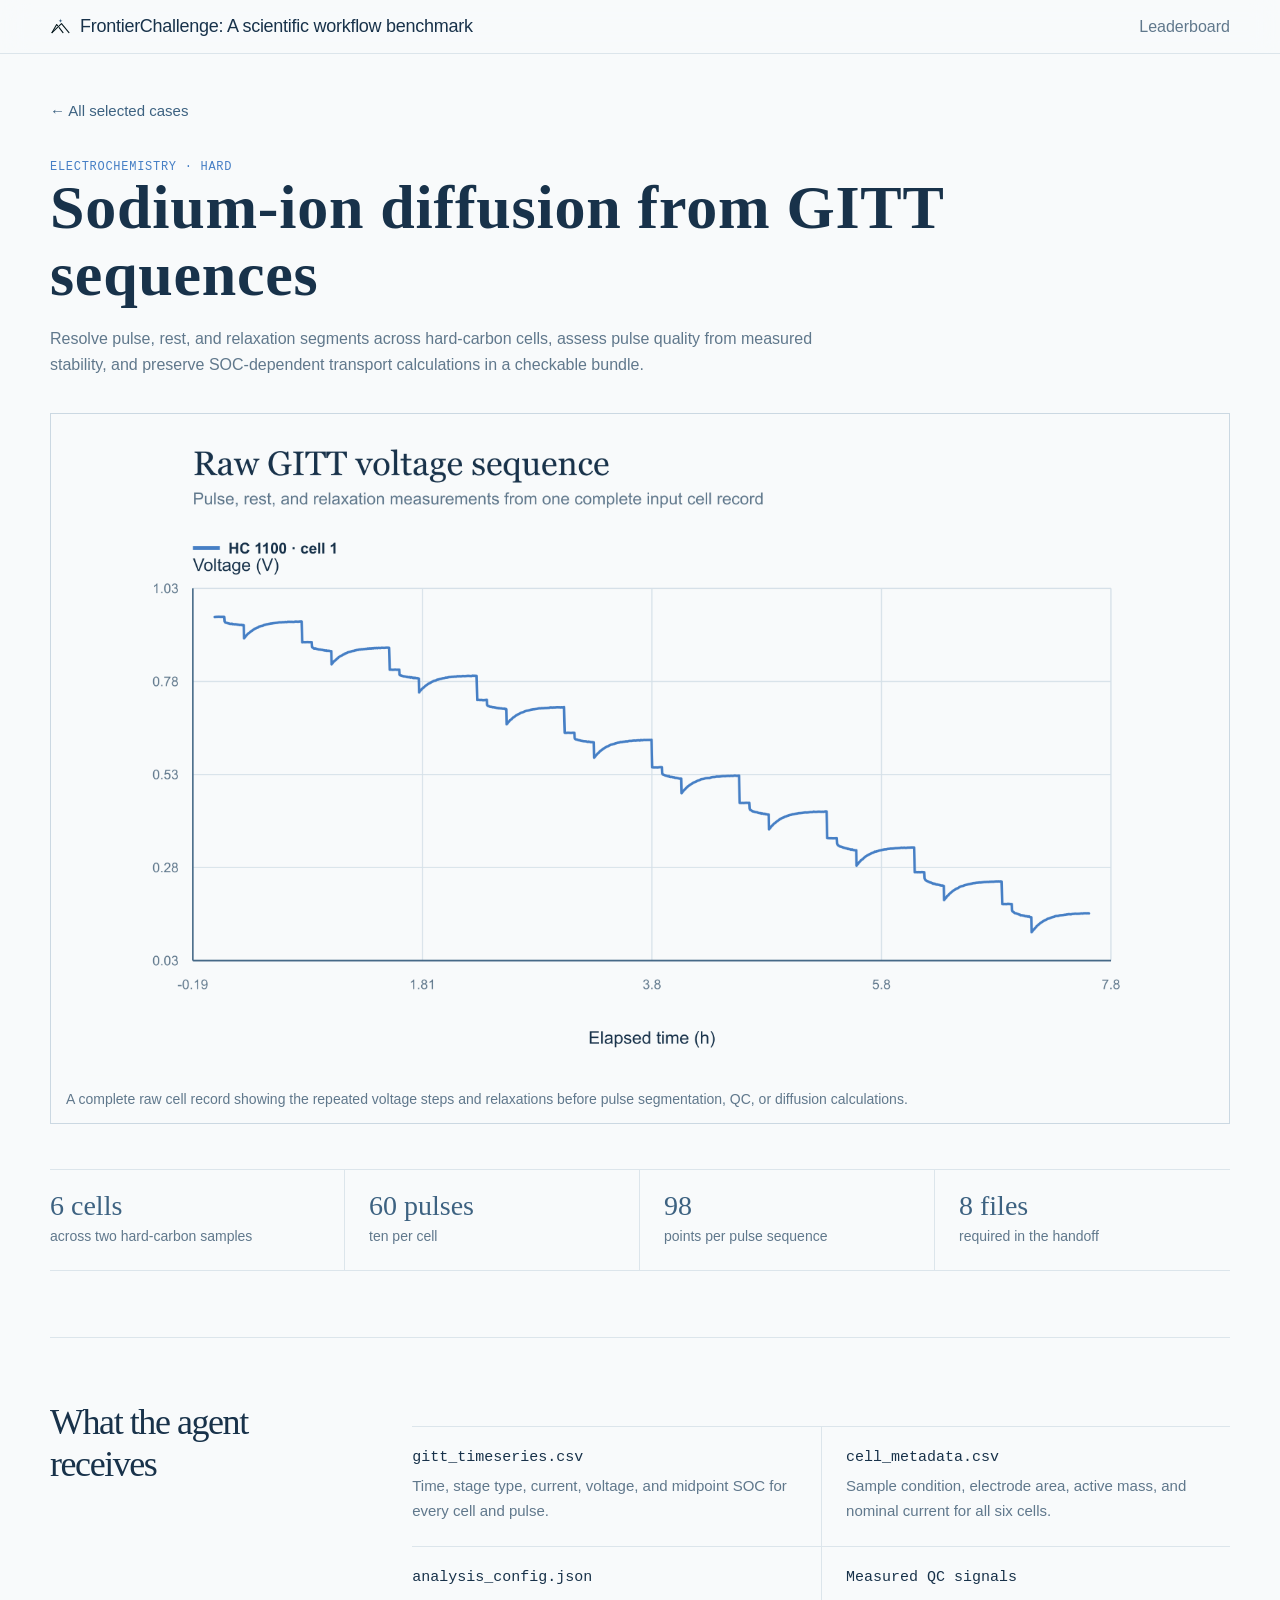
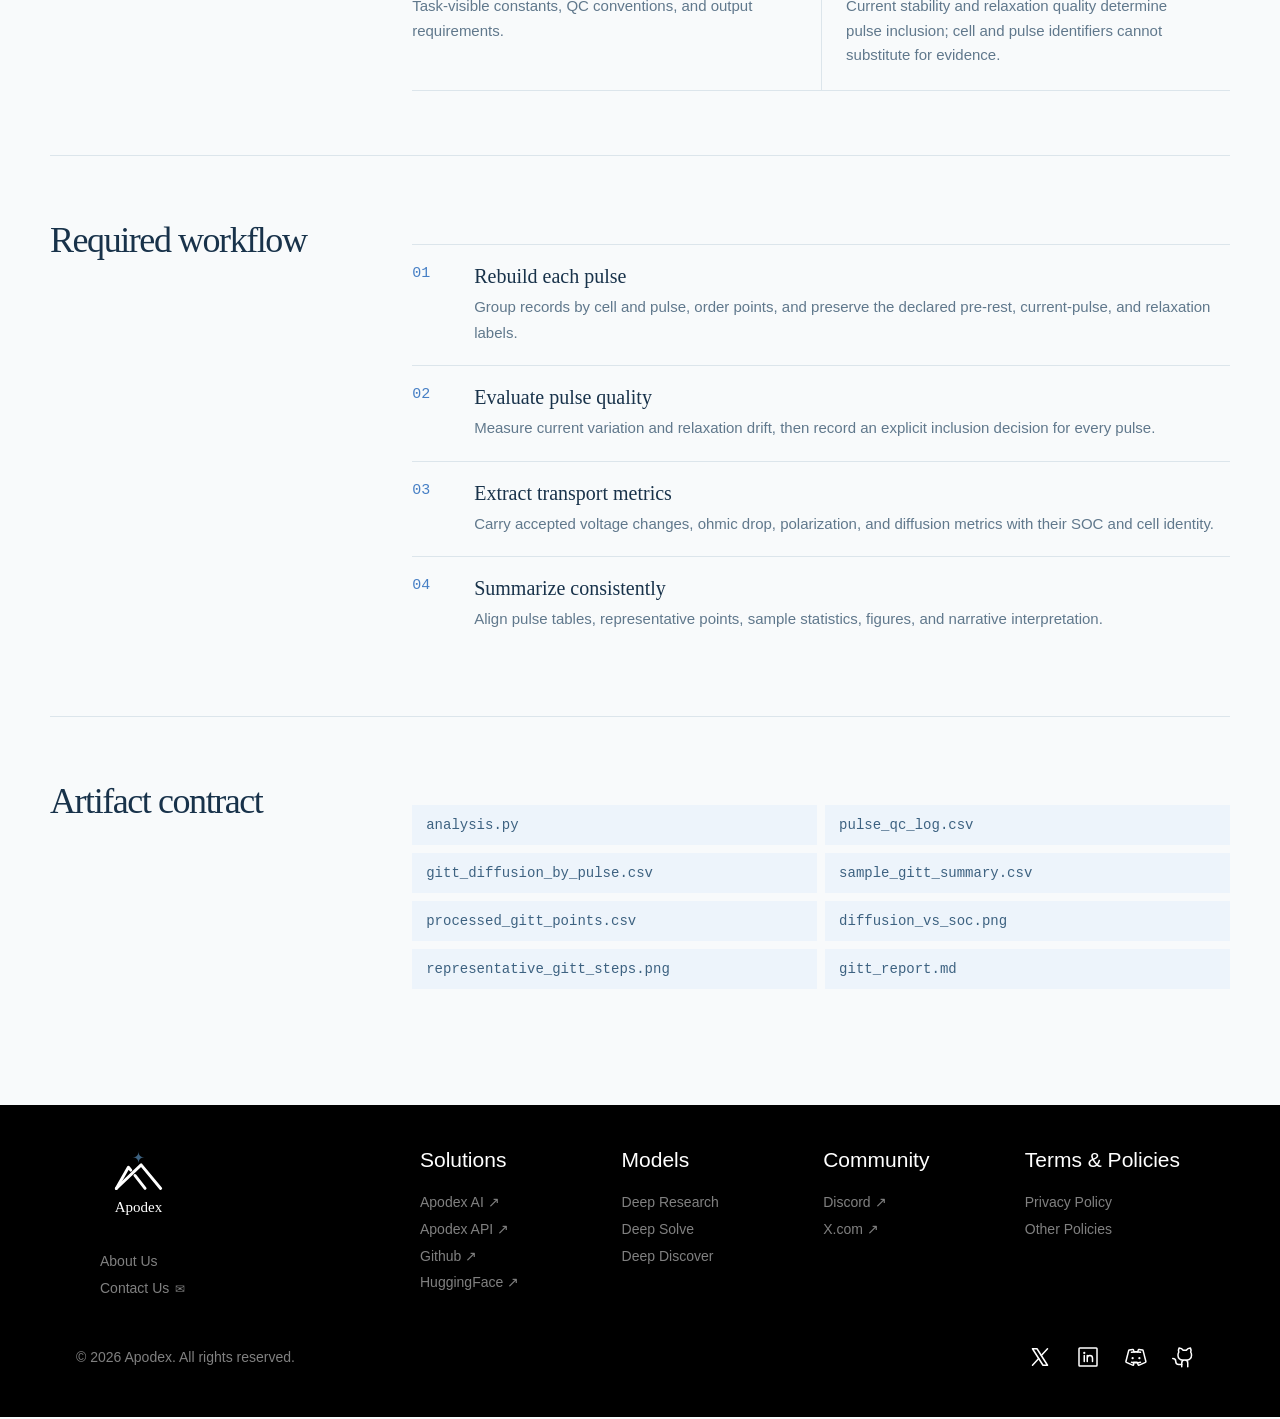
<file: frontier/benchmarks/frontierchallenge/site/case-gitt.html>
<!doctype html><html lang="en"><head><meta charset="utf-8" /><meta name="viewport" content="width=device-width,initial-scale=1" /><meta name="description" content="FrontierChallenge case study: hard-carbon GITT diffusion analysis." /><title>GITT diffusion analysis — FrontierChallenge</title><link rel="icon" href="mark.svg" type="image/svg+xml" /><link rel="stylesheet" href="styles.css?v=20260826-01" /></head>
<body><header class="site-header"><div class="wordmark"><img class="wordmark-mark" src="mark.svg" alt="" /><span>FrontierChallenge: A scientific workflow benchmark</span></div><nav><a href="index.html#top">Leaderboard</a></nav></header>
<main class="cases-main"><section class="case-document-intro"><a class="case-back" href="index.html#cases-title">← All selected cases</a><p class="case-kicker">Electrochemistry · Hard</p><h1>Sodium-ion diffusion from GITT sequences</h1><p class="lede">Resolve pulse, rest, and relaxation segments across hard-carbon cells, assess pulse quality from measured stability, and preserve SOC-dependent transport calculations in a checkable bundle.</p></section>
<figure class="case-overview-figure"><img src="assets/cases/gitt-input.png" alt="Raw GITT voltage sequence from one hard-carbon cell" /><figcaption>A complete raw cell record showing the repeated voltage steps and relaxations before pulse segmentation, QC, or diffusion calculations.</figcaption></figure>
<section class="case-data-strip"><div><strong>6 cells</strong><span>across two hard-carbon samples</span></div><div><strong>60 pulses</strong><span>ten per cell</span></div><div><strong>98</strong><span>points per pulse sequence</span></div><div><strong>8 files</strong><span>required in the handoff</span></div></section>
<section class="case-document-section"><h2>What the agent receives</h2><div class="case-document-body"><div class="input-inventory"><article><h3>gitt_timeseries.csv</h3><p>Time, stage type, current, voltage, and midpoint SOC for every cell and pulse.</p></article><article><h3>cell_metadata.csv</h3><p>Sample condition, electrode area, active mass, and nominal current for all six cells.</p></article><article><h3>analysis_config.json</h3><p>Task-visible constants, QC conventions, and output requirements.</p></article><article><h3>Measured QC signals</h3><p>Current stability and relaxation quality determine pulse inclusion; cell and pulse identifiers cannot substitute for evidence.</p></article></div></div></section>
<section class="case-document-section"><h2>Required workflow</h2><div class="case-document-body"><ol class="workflow-steps"><li><div><h3>Rebuild each pulse</h3><p>Group records by cell and pulse, order points, and preserve the declared pre-rest, current-pulse, and relaxation labels.</p></div></li><li><div><h3>Evaluate pulse quality</h3><p>Measure current variation and relaxation drift, then record an explicit inclusion decision for every pulse.</p></div></li><li><div><h3>Extract transport metrics</h3><p>Carry accepted voltage changes, ohmic drop, polarization, and diffusion metrics with their SOC and cell identity.</p></div></li><li><div><h3>Summarize consistently</h3><p>Align pulse tables, representative points, sample statistics, figures, and narrative interpretation.</p></div></li></ol></div></section>
<section class="case-document-section"><h2>Artifact contract</h2><div class="case-document-body"><div class="artifact-list"><span>analysis.py</span><span>pulse_qc_log.csv</span><span>gitt_diffusion_by_pulse.csv</span><span>sample_gitt_summary.csv</span><span>processed_gitt_points.csv</span><span>diffusion_vs_soc.png</span><span>representative_gitt_steps.png</span><span>gitt_report.md</span></div></div></section></main>
<footer class="site-footer" data-shared-footer></footer><script src="site-shell.js?v=20260824-03"></script></body></html>
</file>
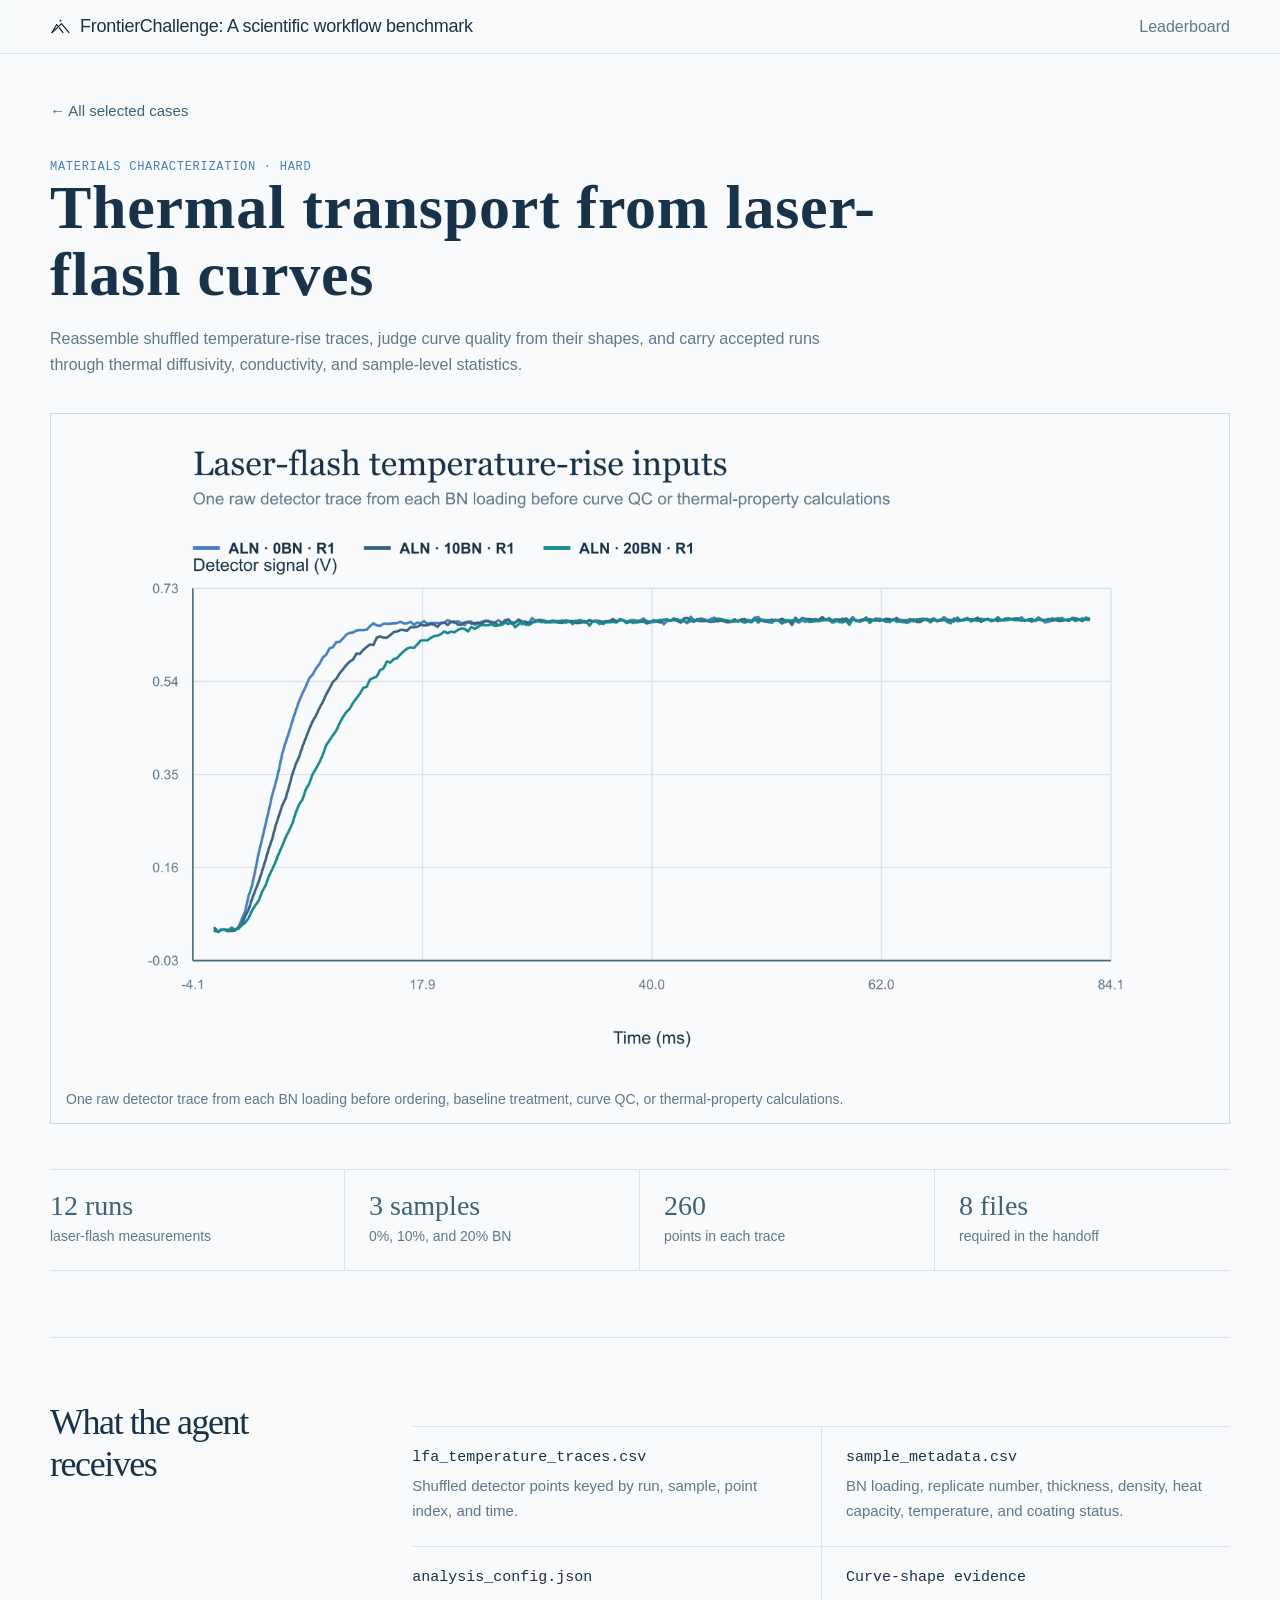
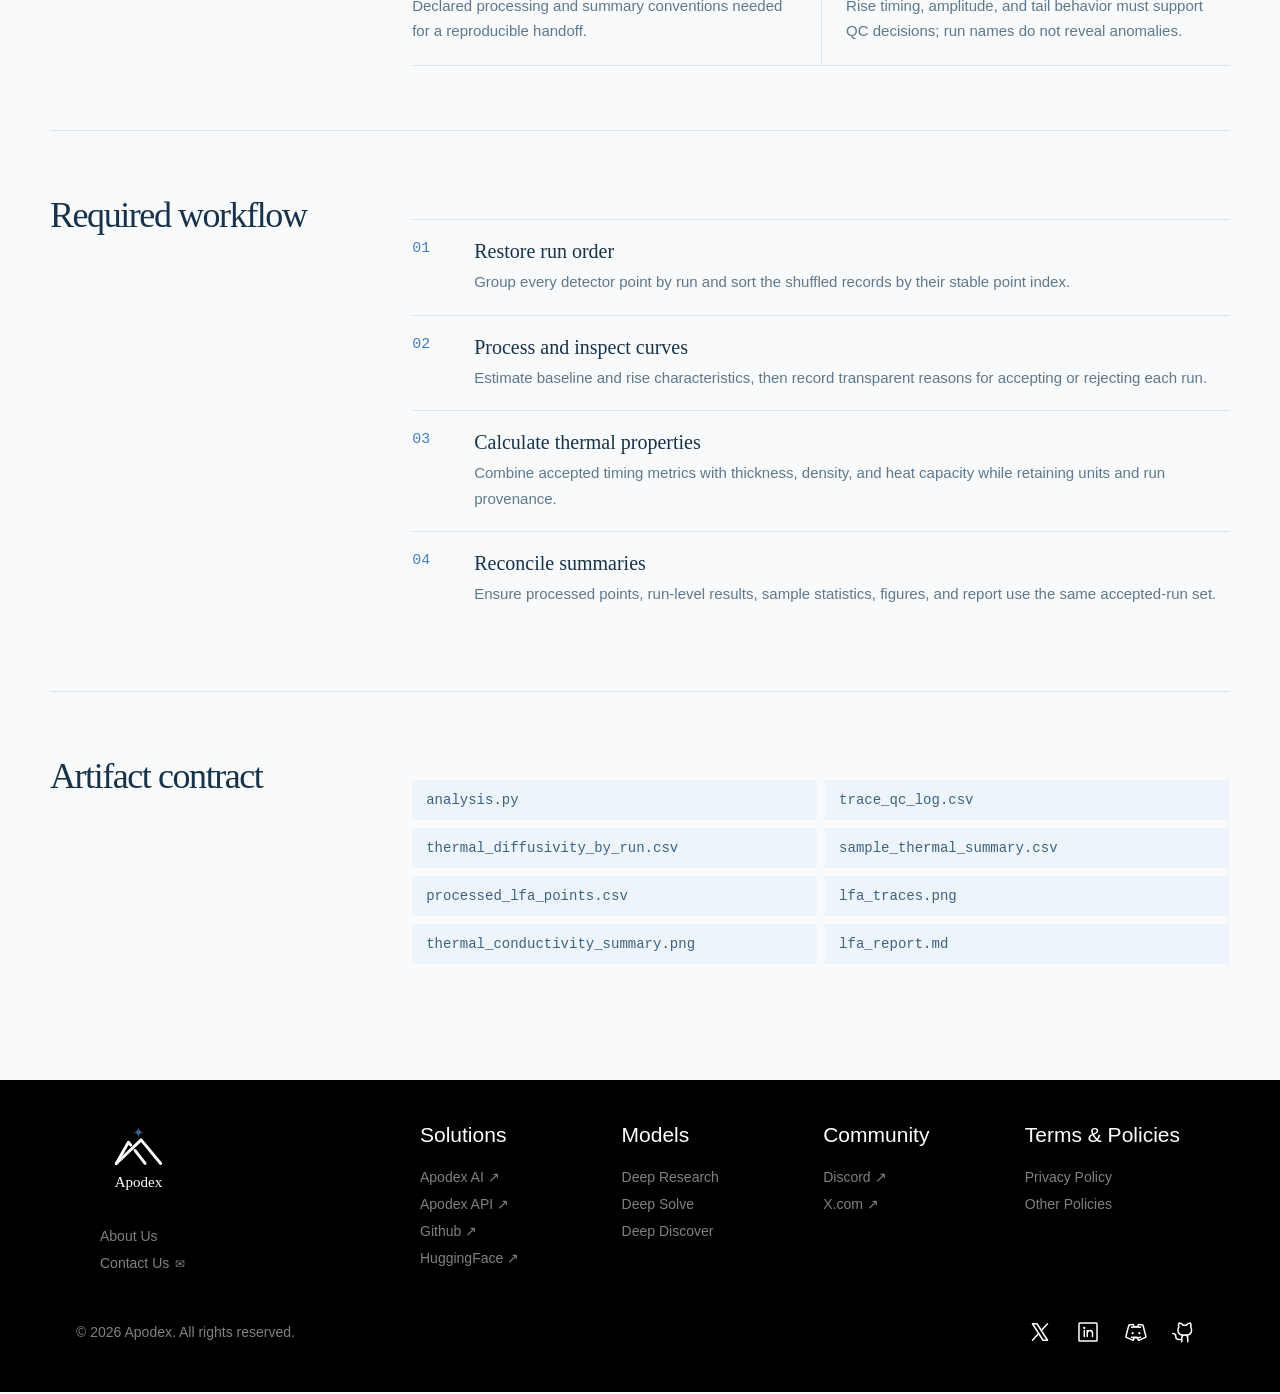
<file: frontier/benchmarks/frontierchallenge/site/case-lfa.html>
<!doctype html><html lang="en"><head><meta charset="utf-8" /><meta name="viewport" content="width=device-width,initial-scale=1" /><meta name="description" content="FrontierChallenge case study: laser-flash thermal analysis." /><title>Laser-flash thermal analysis — FrontierChallenge</title><link rel="icon" href="mark.svg" type="image/svg+xml" /><link rel="stylesheet" href="styles.css?v=20260826-01" /></head>
<body><header class="site-header"><div class="wordmark"><img class="wordmark-mark" src="mark.svg" alt="" /><span>FrontierChallenge: A scientific workflow benchmark</span></div><nav><a href="index.html#top">Leaderboard</a></nav></header>
<main class="cases-main"><section class="case-document-intro"><a class="case-back" href="index.html#cases-title">← All selected cases</a><p class="case-kicker">Materials characterization · Hard</p><h1>Thermal transport from laser-flash curves</h1><p class="lede">Reassemble shuffled temperature-rise traces, judge curve quality from their shapes, and carry accepted runs through thermal diffusivity, conductivity, and sample-level statistics.</p></section>
<figure class="case-overview-figure"><img src="assets/cases/lfa-input.png" alt="Raw laser-flash temperature-rise curves" /><figcaption>One raw detector trace from each BN loading before ordering, baseline treatment, curve QC, or thermal-property calculations.</figcaption></figure>
<section class="case-data-strip"><div><strong>12 runs</strong><span>laser-flash measurements</span></div><div><strong>3 samples</strong><span>0%, 10%, and 20% BN</span></div><div><strong>260</strong><span>points in each trace</span></div><div><strong>8 files</strong><span>required in the handoff</span></div></section>
<section class="case-document-section"><h2>What the agent receives</h2><div class="case-document-body"><div class="input-inventory"><article><h3>lfa_temperature_traces.csv</h3><p>Shuffled detector points keyed by run, sample, point index, and time.</p></article><article><h3>sample_metadata.csv</h3><p>BN loading, replicate number, thickness, density, heat capacity, temperature, and coating status.</p></article><article><h3>analysis_config.json</h3><p>Declared processing and summary conventions needed for a reproducible handoff.</p></article><article><h3>Curve-shape evidence</h3><p>Rise timing, amplitude, and tail behavior must support QC decisions; run names do not reveal anomalies.</p></article></div></div></section>
<section class="case-document-section"><h2>Required workflow</h2><div class="case-document-body"><ol class="workflow-steps"><li><div><h3>Restore run order</h3><p>Group every detector point by run and sort the shuffled records by their stable point index.</p></div></li><li><div><h3>Process and inspect curves</h3><p>Estimate baseline and rise characteristics, then record transparent reasons for accepting or rejecting each run.</p></div></li><li><div><h3>Calculate thermal properties</h3><p>Combine accepted timing metrics with thickness, density, and heat capacity while retaining units and run provenance.</p></div></li><li><div><h3>Reconcile summaries</h3><p>Ensure processed points, run-level results, sample statistics, figures, and report use the same accepted-run set.</p></div></li></ol></div></section>
<section class="case-document-section"><h2>Artifact contract</h2><div class="case-document-body"><div class="artifact-list"><span>analysis.py</span><span>trace_qc_log.csv</span><span>thermal_diffusivity_by_run.csv</span><span>sample_thermal_summary.csv</span><span>processed_lfa_points.csv</span><span>lfa_traces.png</span><span>thermal_conductivity_summary.png</span><span>lfa_report.md</span></div></div></section></main>
<footer class="site-footer" data-shared-footer></footer><script src="site-shell.js?v=20260824-03"></script></body></html>
</file>
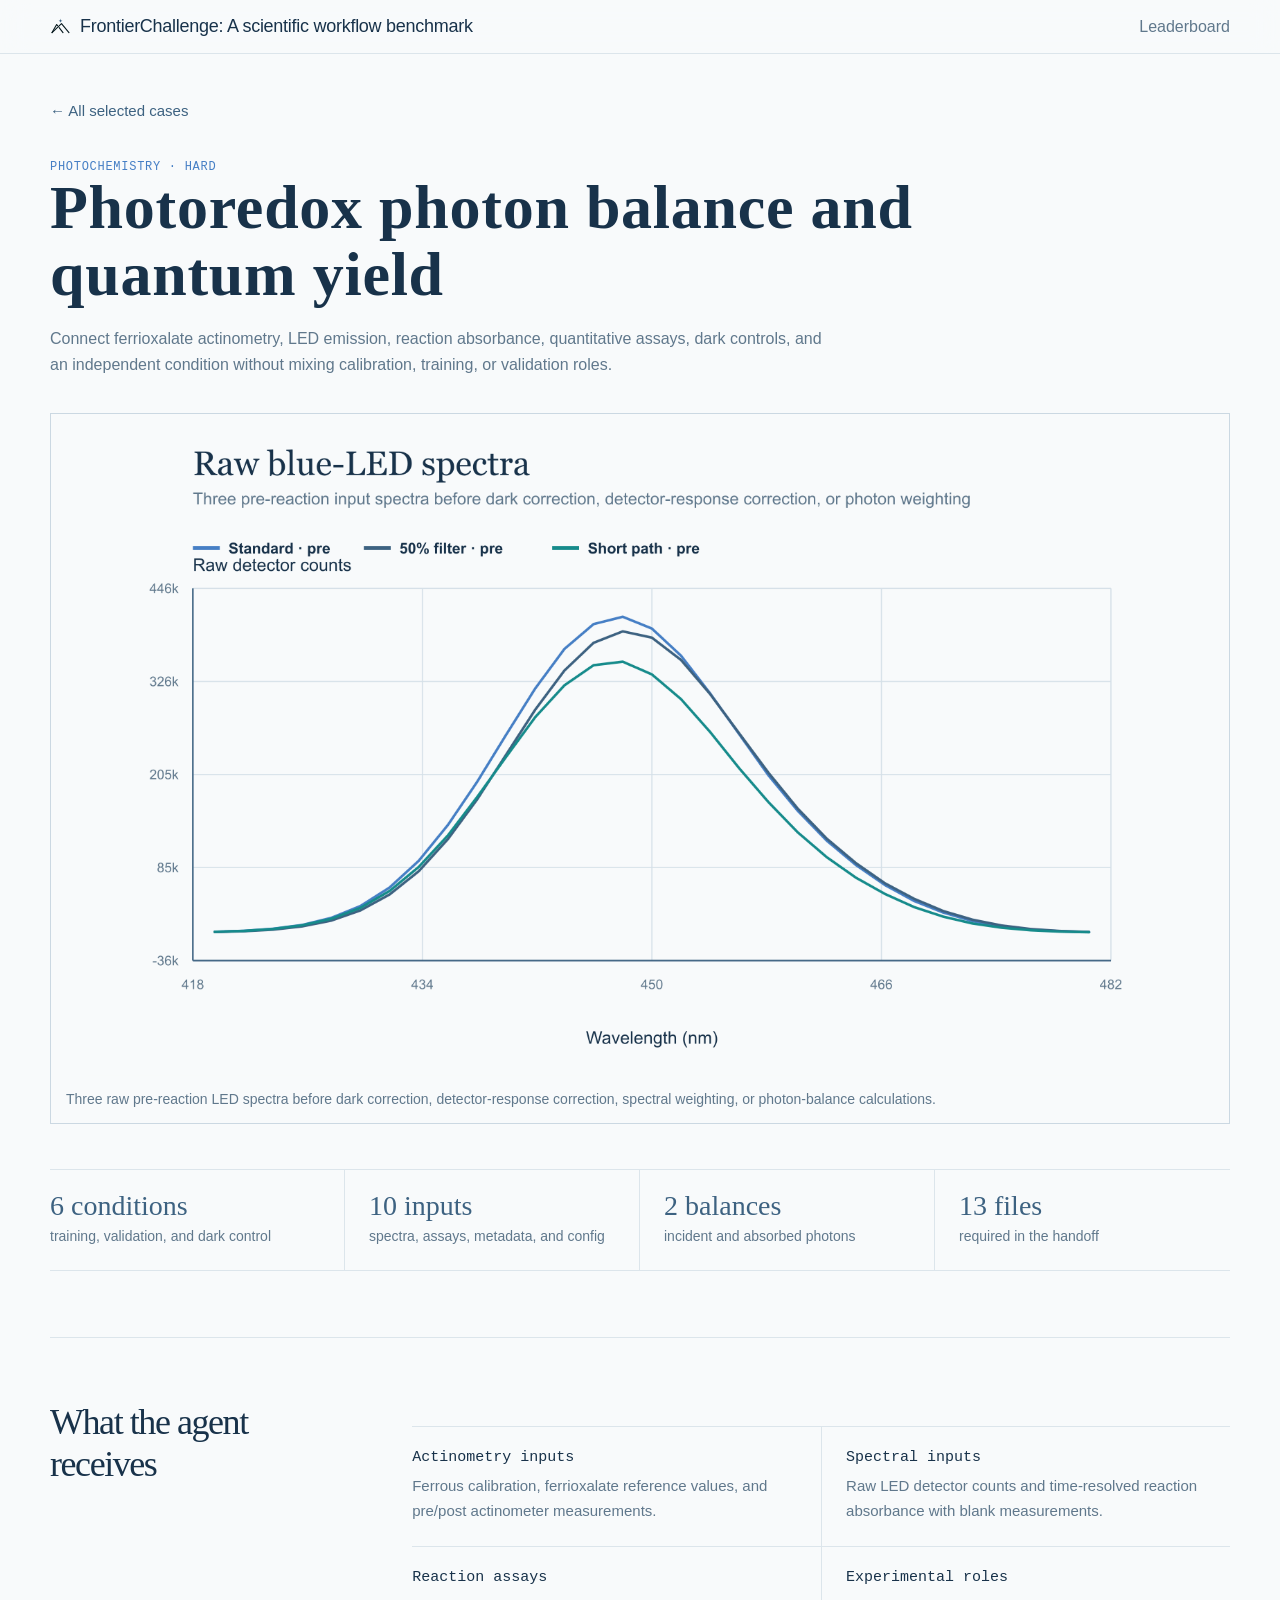
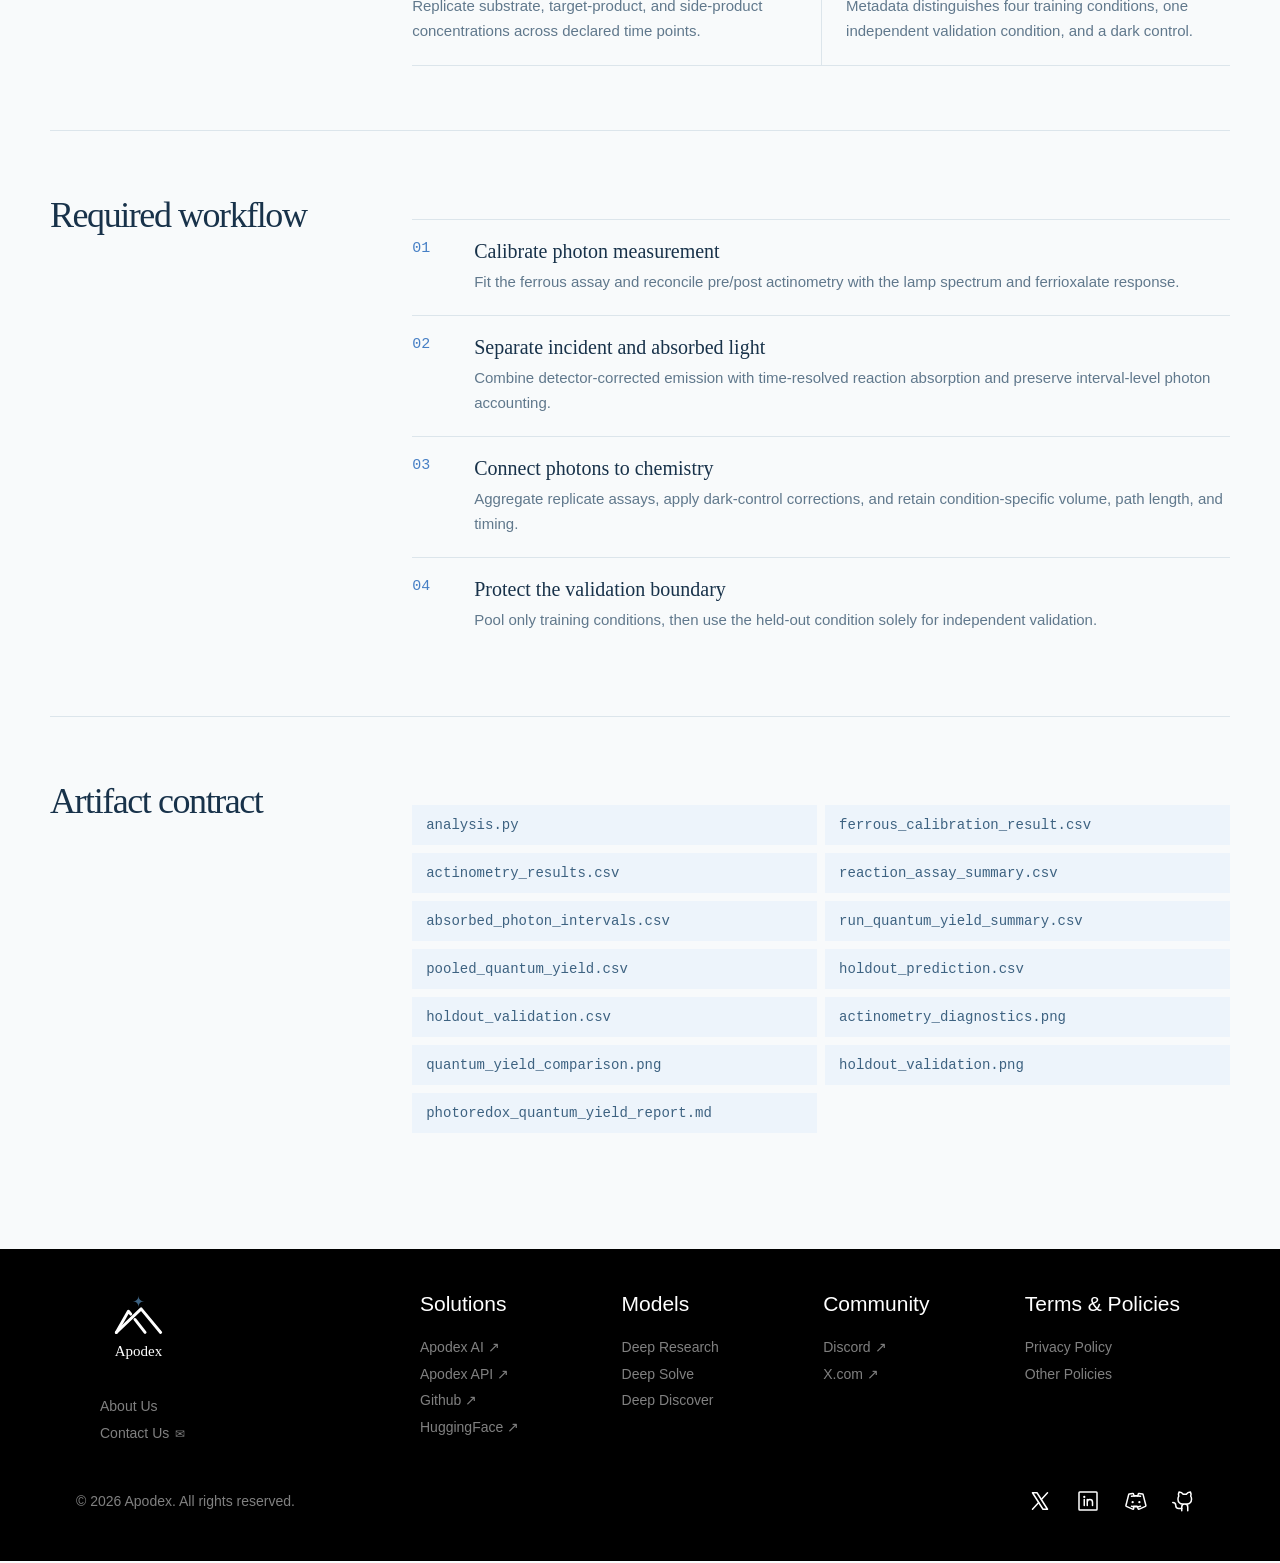
<file: frontier/benchmarks/frontierchallenge/site/case-photoredox.html>
<!doctype html><html lang="en"><head><meta charset="utf-8" /><meta name="viewport" content="width=device-width,initial-scale=1" /><meta name="description" content="FrontierChallenge case study: photoredox photon balance and quantum yield." /><title>Photoredox photon balance — FrontierChallenge</title><link rel="icon" href="mark.svg" type="image/svg+xml" /><link rel="stylesheet" href="styles.css?v=20260826-01" /></head>
<body><header class="site-header"><div class="wordmark"><img class="wordmark-mark" src="mark.svg" alt="" /><span>FrontierChallenge: A scientific workflow benchmark</span></div><nav><a href="index.html#top">Leaderboard</a></nav></header>
<main class="cases-main"><section class="case-document-intro"><a class="case-back" href="index.html#cases-title">← All selected cases</a><p class="case-kicker">Photochemistry · Hard</p><h1>Photoredox photon balance and quantum yield</h1><p class="lede">Connect ferrioxalate actinometry, LED emission, reaction absorbance, quantitative assays, dark controls, and an independent condition without mixing calibration, training, or validation roles.</p></section>
<figure class="case-overview-figure"><img src="assets/cases/photoredox-input.png" alt="Raw blue LED spectra from three experimental conditions" /><figcaption>Three raw pre-reaction LED spectra before dark correction, detector-response correction, spectral weighting, or photon-balance calculations.</figcaption></figure>
<section class="case-data-strip"><div><strong>6 conditions</strong><span>training, validation, and dark control</span></div><div><strong>10 inputs</strong><span>spectra, assays, metadata, and config</span></div><div><strong>2 balances</strong><span>incident and absorbed photons</span></div><div><strong>13 files</strong><span>required in the handoff</span></div></section>
<section class="case-document-section"><h2>What the agent receives</h2><div class="case-document-body"><div class="input-inventory"><article><h3>Actinometry inputs</h3><p>Ferrous calibration, ferrioxalate reference values, and pre/post actinometer measurements.</p></article><article><h3>Spectral inputs</h3><p>Raw LED detector counts and time-resolved reaction absorbance with blank measurements.</p></article><article><h3>Reaction assays</h3><p>Replicate substrate, target-product, and side-product concentrations across declared time points.</p></article><article><h3>Experimental roles</h3><p>Metadata distinguishes four training conditions, one independent validation condition, and a dark control.</p></article></div></div></section>
<section class="case-document-section"><h2>Required workflow</h2><div class="case-document-body"><ol class="workflow-steps"><li><div><h3>Calibrate photon measurement</h3><p>Fit the ferrous assay and reconcile pre/post actinometry with the lamp spectrum and ferrioxalate response.</p></div></li><li><div><h3>Separate incident and absorbed light</h3><p>Combine detector-corrected emission with time-resolved reaction absorption and preserve interval-level photon accounting.</p></div></li><li><div><h3>Connect photons to chemistry</h3><p>Aggregate replicate assays, apply dark-control corrections, and retain condition-specific volume, path length, and timing.</p></div></li><li><div><h3>Protect the validation boundary</h3><p>Pool only training conditions, then use the held-out condition solely for independent validation.</p></div></li></ol></div></section>
<section class="case-document-section"><h2>Artifact contract</h2><div class="case-document-body"><div class="artifact-list"><span>analysis.py</span><span>ferrous_calibration_result.csv</span><span>actinometry_results.csv</span><span>reaction_assay_summary.csv</span><span>absorbed_photon_intervals.csv</span><span>run_quantum_yield_summary.csv</span><span>pooled_quantum_yield.csv</span><span>holdout_prediction.csv</span><span>holdout_validation.csv</span><span>actinometry_diagnostics.png</span><span>quantum_yield_comparison.png</span><span>holdout_validation.png</span><span>photoredox_quantum_yield_report.md</span></div></div></section></main>
<footer class="site-footer" data-shared-footer></footer><script src="site-shell.js?v=20260824-03"></script></body></html>
</file>
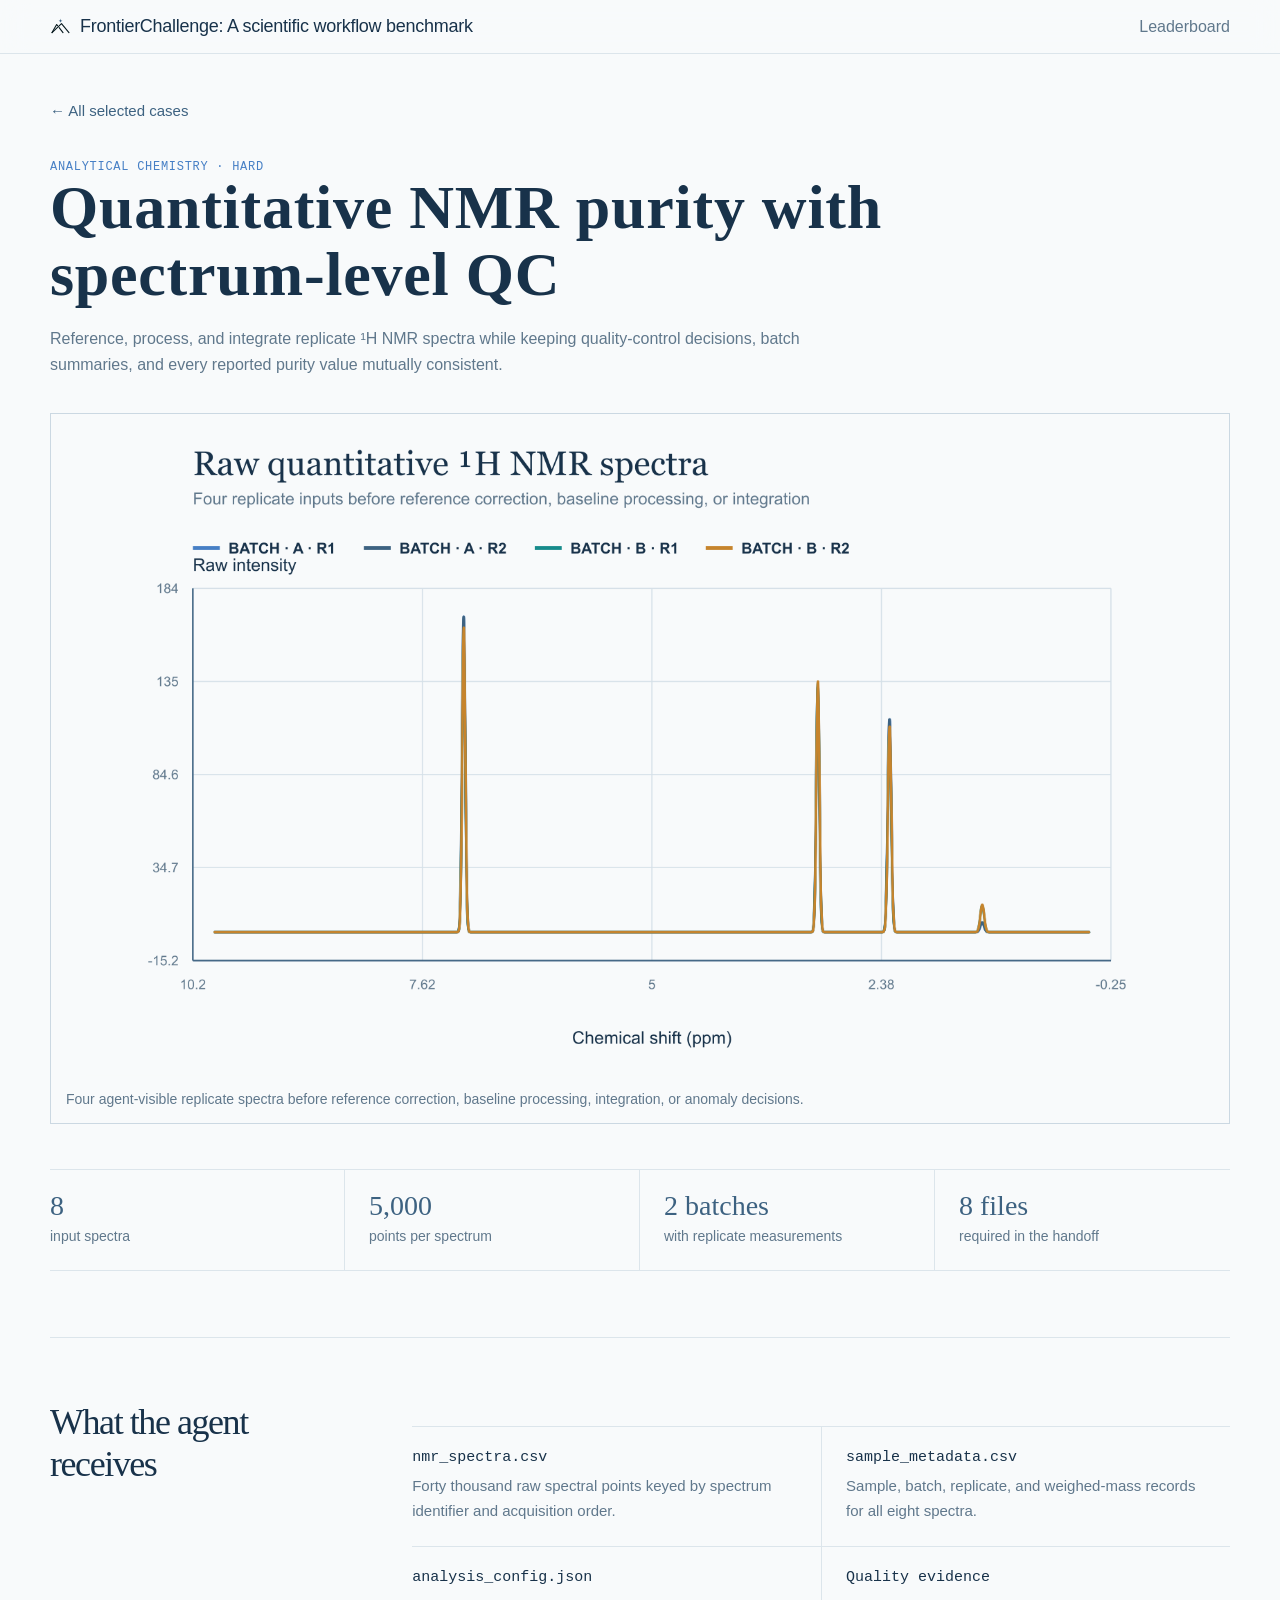
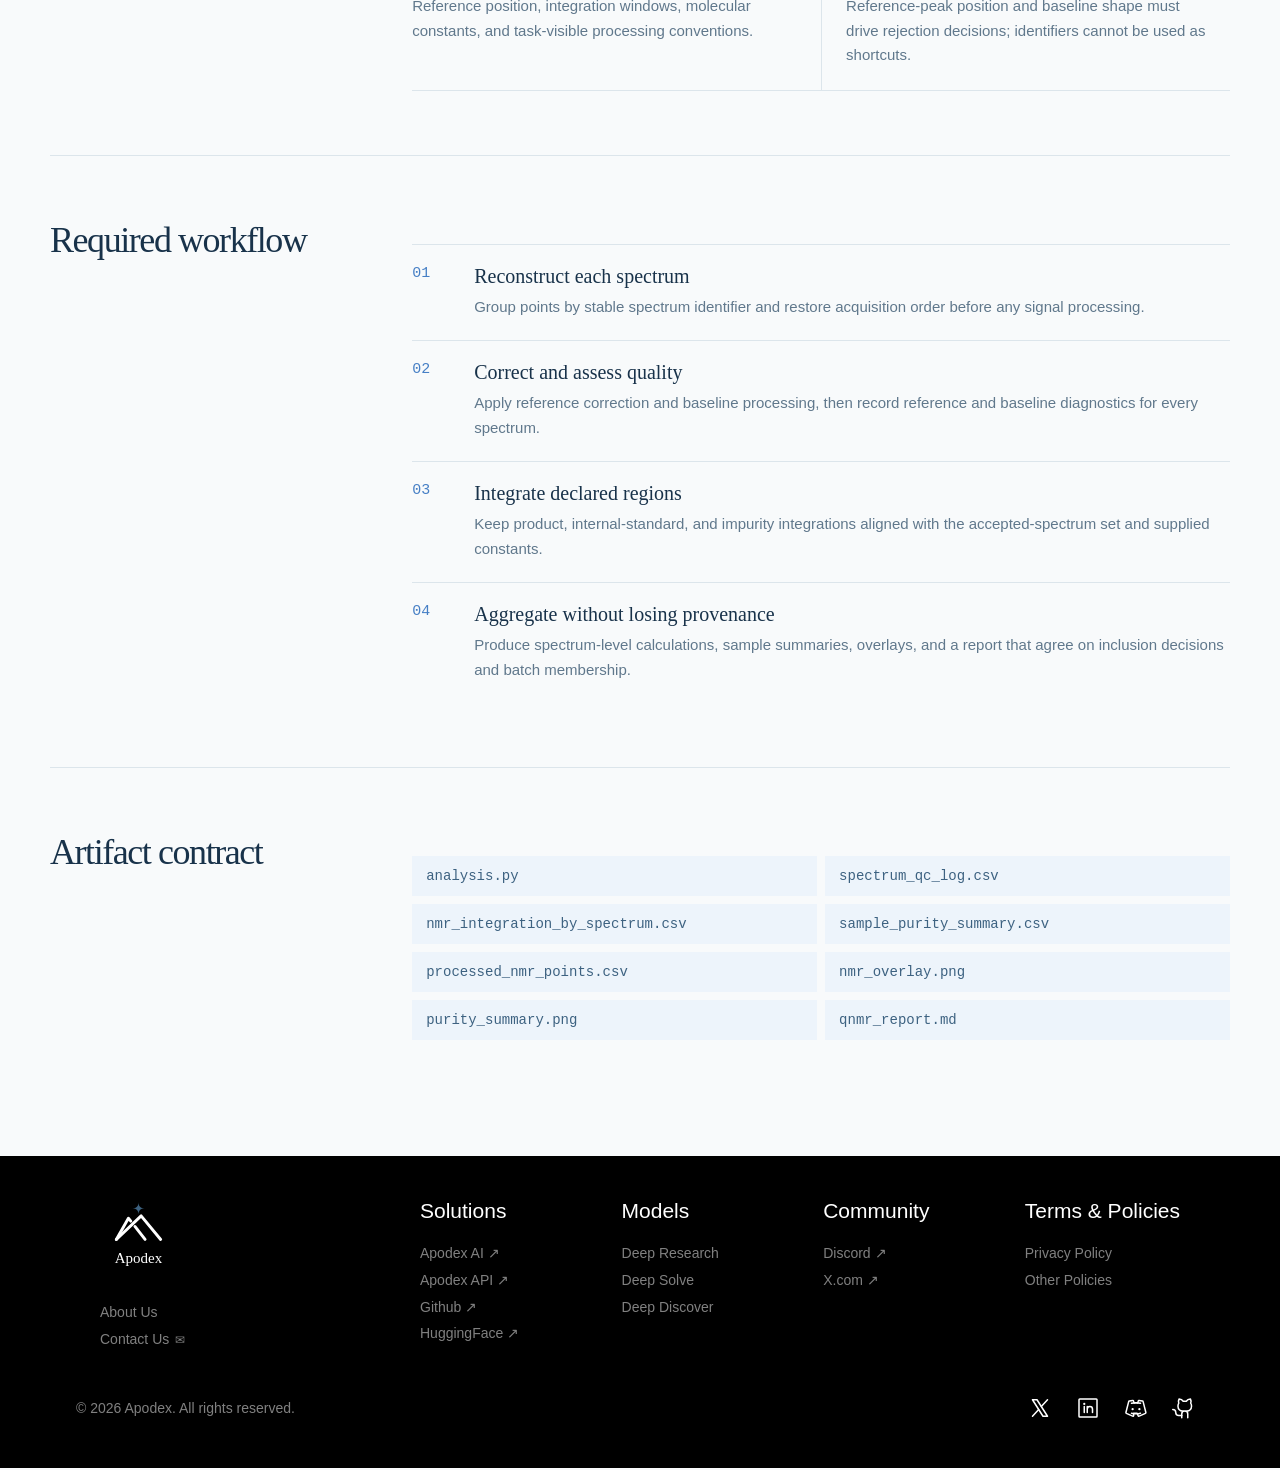
<file: frontier/benchmarks/frontierchallenge/site/case-qnmr.html>
<!doctype html><html lang="en"><head><meta charset="utf-8" /><meta name="viewport" content="width=device-width,initial-scale=1" /><meta name="description" content="FrontierChallenge case study: quantitative NMR purity and spectral QC." /><title>qNMR purity and spectral QC — FrontierChallenge</title><link rel="icon" href="mark.svg" type="image/svg+xml" /><link rel="stylesheet" href="styles.css?v=20260826-01" /></head>
<body><header class="site-header"><div class="wordmark"><img class="wordmark-mark" src="mark.svg" alt="" /><span>FrontierChallenge: A scientific workflow benchmark</span></div><nav><a href="index.html#top">Leaderboard</a></nav></header>
<main class="cases-main"><section class="case-document-intro"><a class="case-back" href="index.html#cases-title">← All selected cases</a><p class="case-kicker">Analytical chemistry · Hard</p><h1>Quantitative NMR purity with spectrum-level QC</h1><p class="lede">Reference, process, and integrate replicate ¹H NMR spectra while keeping quality-control decisions, batch summaries, and every reported purity value mutually consistent.</p></section>
<figure class="case-overview-figure"><img src="assets/cases/qnmr-input.png" alt="Four raw quantitative proton NMR spectra" /><figcaption>Four agent-visible replicate spectra before reference correction, baseline processing, integration, or anomaly decisions.</figcaption></figure>
<section class="case-data-strip"><div><strong>8</strong><span>input spectra</span></div><div><strong>5,000</strong><span>points per spectrum</span></div><div><strong>2 batches</strong><span>with replicate measurements</span></div><div><strong>8 files</strong><span>required in the handoff</span></div></section>
<section class="case-document-section"><h2>What the agent receives</h2><div class="case-document-body"><div class="input-inventory"><article><h3>nmr_spectra.csv</h3><p>Forty thousand raw spectral points keyed by spectrum identifier and acquisition order.</p></article><article><h3>sample_metadata.csv</h3><p>Sample, batch, replicate, and weighed-mass records for all eight spectra.</p></article><article><h3>analysis_config.json</h3><p>Reference position, integration windows, molecular constants, and task-visible processing conventions.</p></article><article><h3>Quality evidence</h3><p>Reference-peak position and baseline shape must drive rejection decisions; identifiers cannot be used as shortcuts.</p></article></div></div></section>
<section class="case-document-section"><h2>Required workflow</h2><div class="case-document-body"><ol class="workflow-steps"><li><div><h3>Reconstruct each spectrum</h3><p>Group points by stable spectrum identifier and restore acquisition order before any signal processing.</p></div></li><li><div><h3>Correct and assess quality</h3><p>Apply reference correction and baseline processing, then record reference and baseline diagnostics for every spectrum.</p></div></li><li><div><h3>Integrate declared regions</h3><p>Keep product, internal-standard, and impurity integrations aligned with the accepted-spectrum set and supplied constants.</p></div></li><li><div><h3>Aggregate without losing provenance</h3><p>Produce spectrum-level calculations, sample summaries, overlays, and a report that agree on inclusion decisions and batch membership.</p></div></li></ol></div></section>
<section class="case-document-section"><h2>Artifact contract</h2><div class="case-document-body"><div class="artifact-list"><span>analysis.py</span><span>spectrum_qc_log.csv</span><span>nmr_integration_by_spectrum.csv</span><span>sample_purity_summary.csv</span><span>processed_nmr_points.csv</span><span>nmr_overlay.png</span><span>purity_summary.png</span><span>qnmr_report.md</span></div></div></section></main>
<footer class="site-footer" data-shared-footer></footer><script src="site-shell.js?v=20260824-03"></script></body></html>
</file>
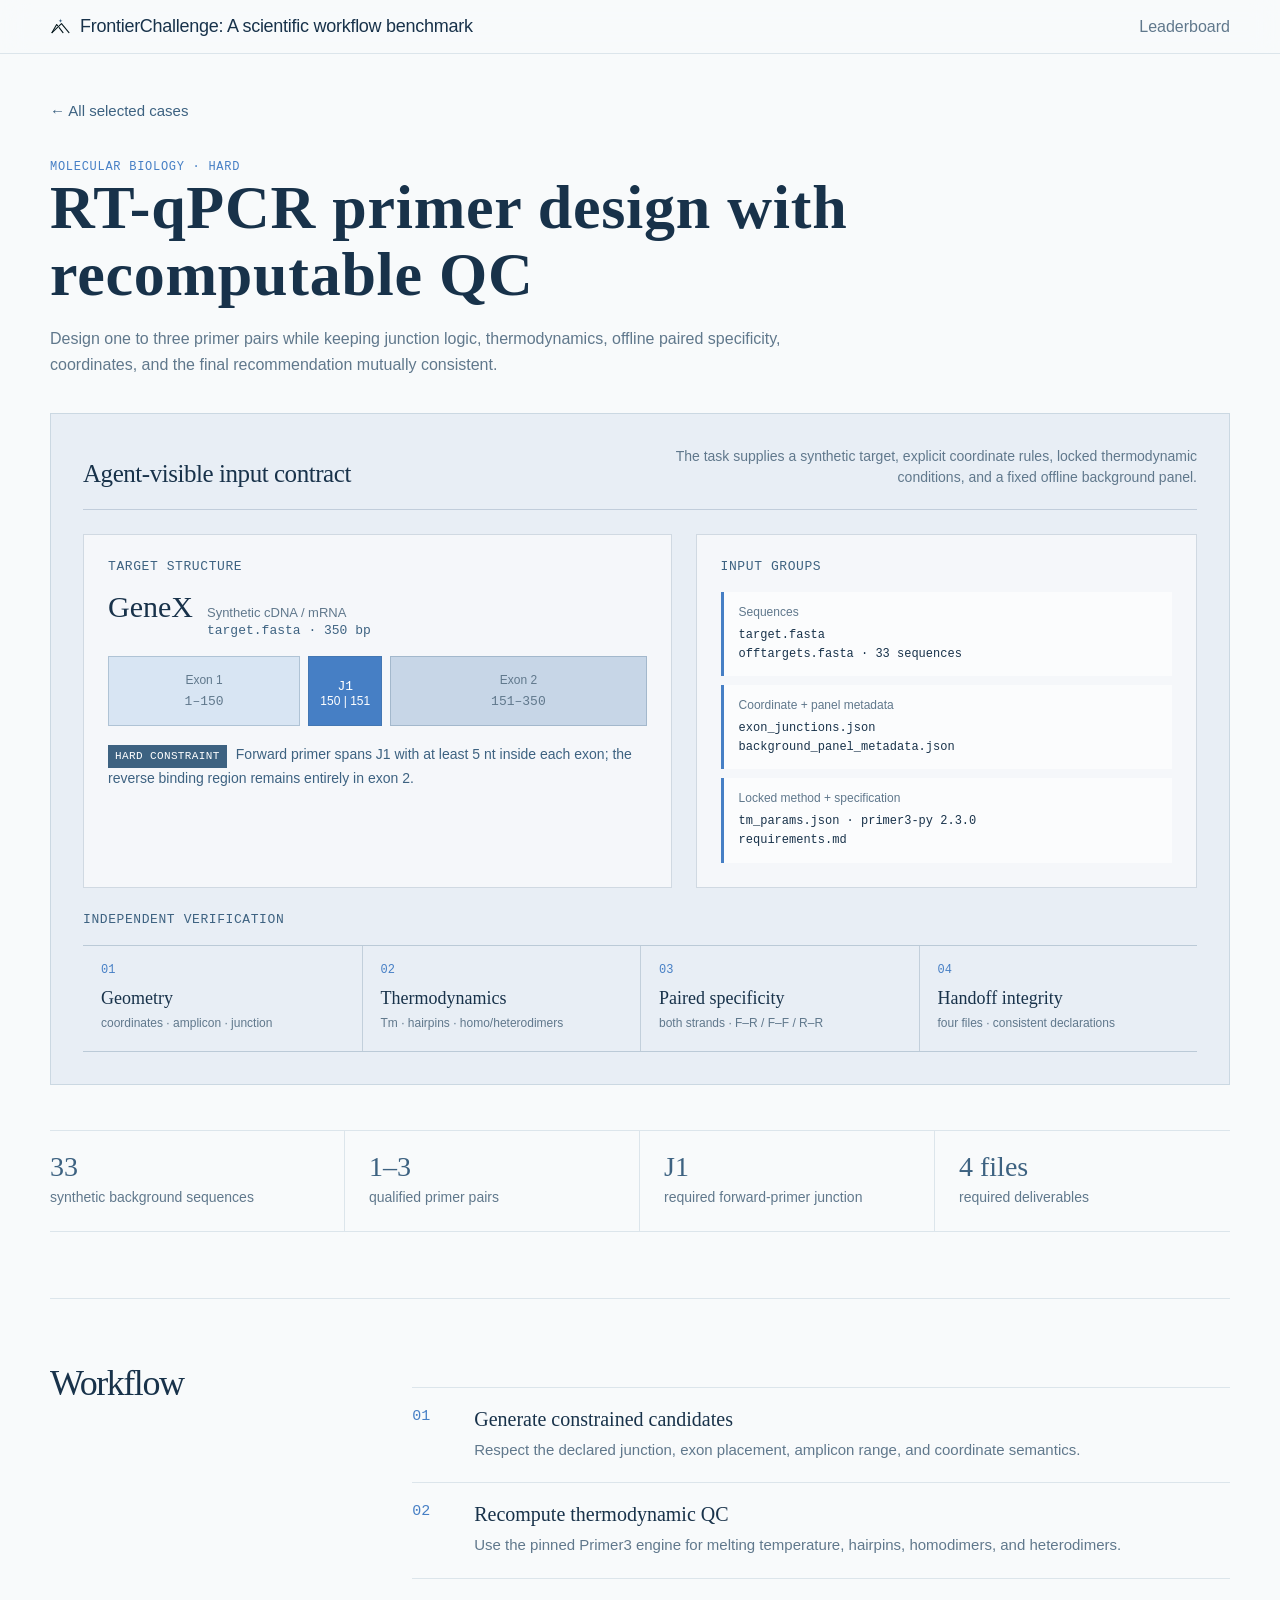
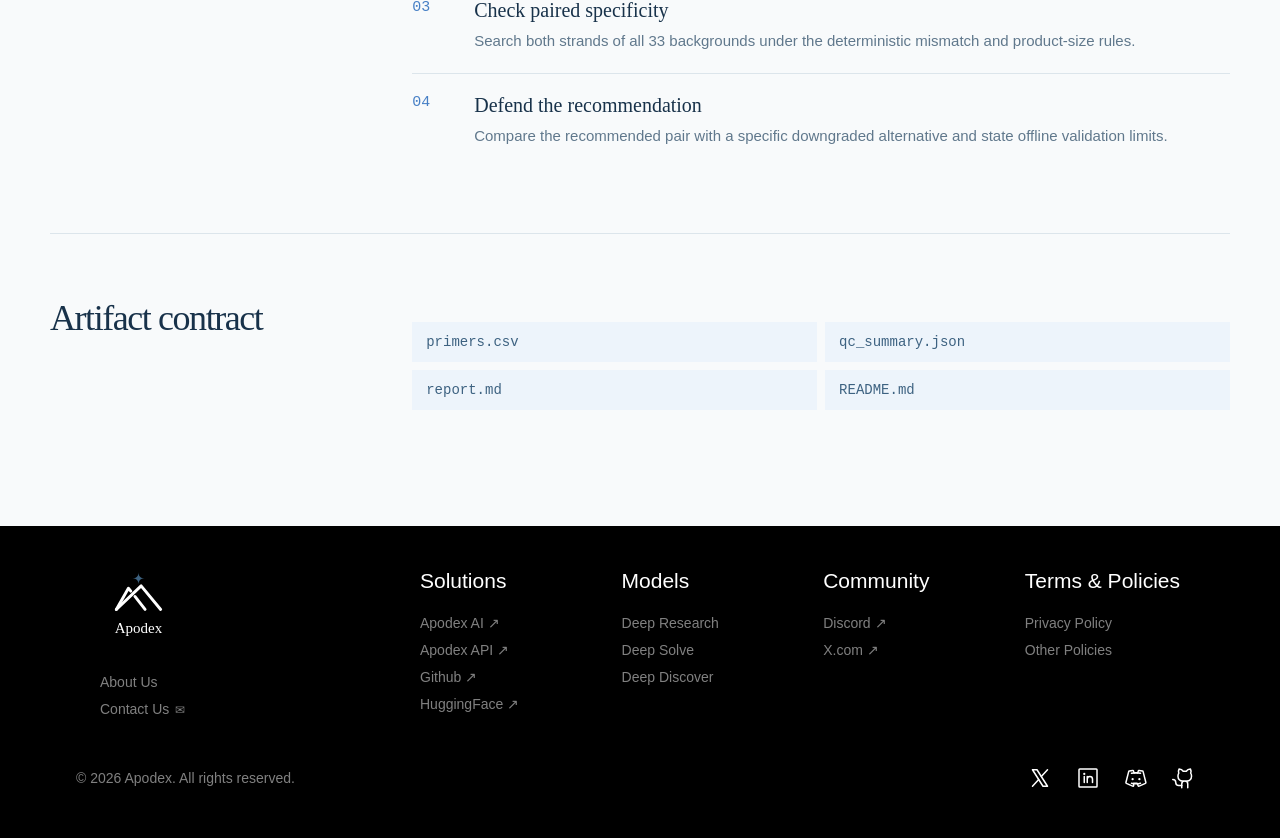
<file: frontier/benchmarks/frontierchallenge/site/case-qpcr.html>
<!doctype html><html lang="en"><head><meta charset="utf-8" /><meta name="viewport" content="width=device-width,initial-scale=1" /><meta name="description" content="FrontierChallenge case study: RT-qPCR primer design." /><title>RT-qPCR primer design — FrontierChallenge</title><link rel="icon" href="mark.svg" type="image/svg+xml" /><link rel="stylesheet" href="styles.css?v=20260826-01" /></head><body><header class="site-header"><div class="wordmark"><img class="wordmark-mark" src="mark.svg" alt="" /><span>FrontierChallenge: A scientific workflow benchmark</span></div><nav><a href="index.html#top">Leaderboard</a></nav></header><main class="cases-main"><section class="case-document-intro"><a class="case-back" href="index.html#cases-title">← All selected cases</a><p class="case-kicker">Molecular biology · Hard</p><h1>RT-qPCR primer design with recomputable QC</h1><p class="lede">Design one to three primer pairs while keeping junction logic, thermodynamics, offline paired specificity, coordinates, and the final recommendation mutually consistent.</p></section><div class="case-overview-live case-visual-board qpcr-board" aria-label="Agent-visible input contract and verification requirements for the RT-qPCR task"><header class="visual-board-heading"><span>Agent-visible input contract</span><p>The task supplies a synthetic target, explicit coordinate rules, locked thermodynamic conditions, and a fixed offline background panel.</p></header><section class="qpcr-target-panel"><p class="visual-panel-label">Target structure</p><div class="qpcr-target-summary"><div><strong>GeneX</strong><span>Synthetic cDNA / mRNA</span><code>target.fasta · 350 bp</code></div><div class="qpcr-locus" aria-label="Exon 1 spans bases 1 through 150, junction J1 is between 150 and 151, and exon 2 spans bases 151 through 350"><span><small>Exon 1</small><b>1–150</b></span><i><b>J1</b><small>150 | 151</small></i><span><small>Exon 2</small><b>151–350</b></span></div></div><p class="qpcr-rule-note"><span>Hard constraint</span>Forward primer spans J1 with at least 5 nt inside each exon; the reverse binding region remains entirely in exon 2.</p></section><section class="qpcr-input-panel"><p class="visual-panel-label">Input groups</p><div class="qpcr-input-list"><div><span>Sequences</span><code>target.fasta</code><code>offtargets.fasta · 33 sequences</code></div><div><span>Coordinate + panel metadata</span><code>exon_junctions.json</code><code>background_panel_metadata.json</code></div><div><span>Locked method + specification</span><code>tm_params.json · primer3-py 2.3.0</code><code>requirements.md</code></div></div></section><section class="qpcr-verification" aria-label="Four verification areas"><p class="visual-panel-label">Independent verification</p><div><article><em>01</em><span>Geometry</span><small>coordinates · amplicon · junction</small></article><article><em>02</em><span>Thermodynamics</span><small>Tm · hairpins · homo/heterodimers</small></article><article><em>03</em><span>Paired specificity</span><small>both strands · F–R / F–F / R–R</small></article><article><em>04</em><span>Handoff integrity</span><small>four files · consistent declarations</small></article></div></section></div><section class="case-data-strip"><div><strong>33</strong><span>synthetic background sequences</span></div><div><strong>1–3</strong><span>qualified primer pairs</span></div><div><strong>J1</strong><span>required forward-primer junction</span></div><div><strong>4 files</strong><span>required deliverables</span></div></section><section class="case-document-section"><h2>Workflow</h2><div class="case-document-body"><ol class="workflow-steps"><li><div><h3>Generate constrained candidates</h3><p>Respect the declared junction, exon placement, amplicon range, and coordinate semantics.</p></div></li><li><div><h3>Recompute thermodynamic QC</h3><p>Use the pinned Primer3 engine for melting temperature, hairpins, homodimers, and heterodimers.</p></div></li><li><div><h3>Check paired specificity</h3><p>Search both strands of all 33 backgrounds under the deterministic mismatch and product-size rules.</p></div></li><li><div><h3>Defend the recommendation</h3><p>Compare the recommended pair with a specific downgraded alternative and state offline validation limits.</p></div></li></ol></div></section><section class="case-document-section"><h2>Artifact contract</h2><div class="case-document-body"><div class="artifact-list"><span>primers.csv</span><span>qc_summary.json</span><span>report.md</span><span>README.md</span></div></div></section></main><footer class="site-footer" data-shared-footer></footer><script src="site-shell.js?v=20260824-03"></script></body></html>
</file>
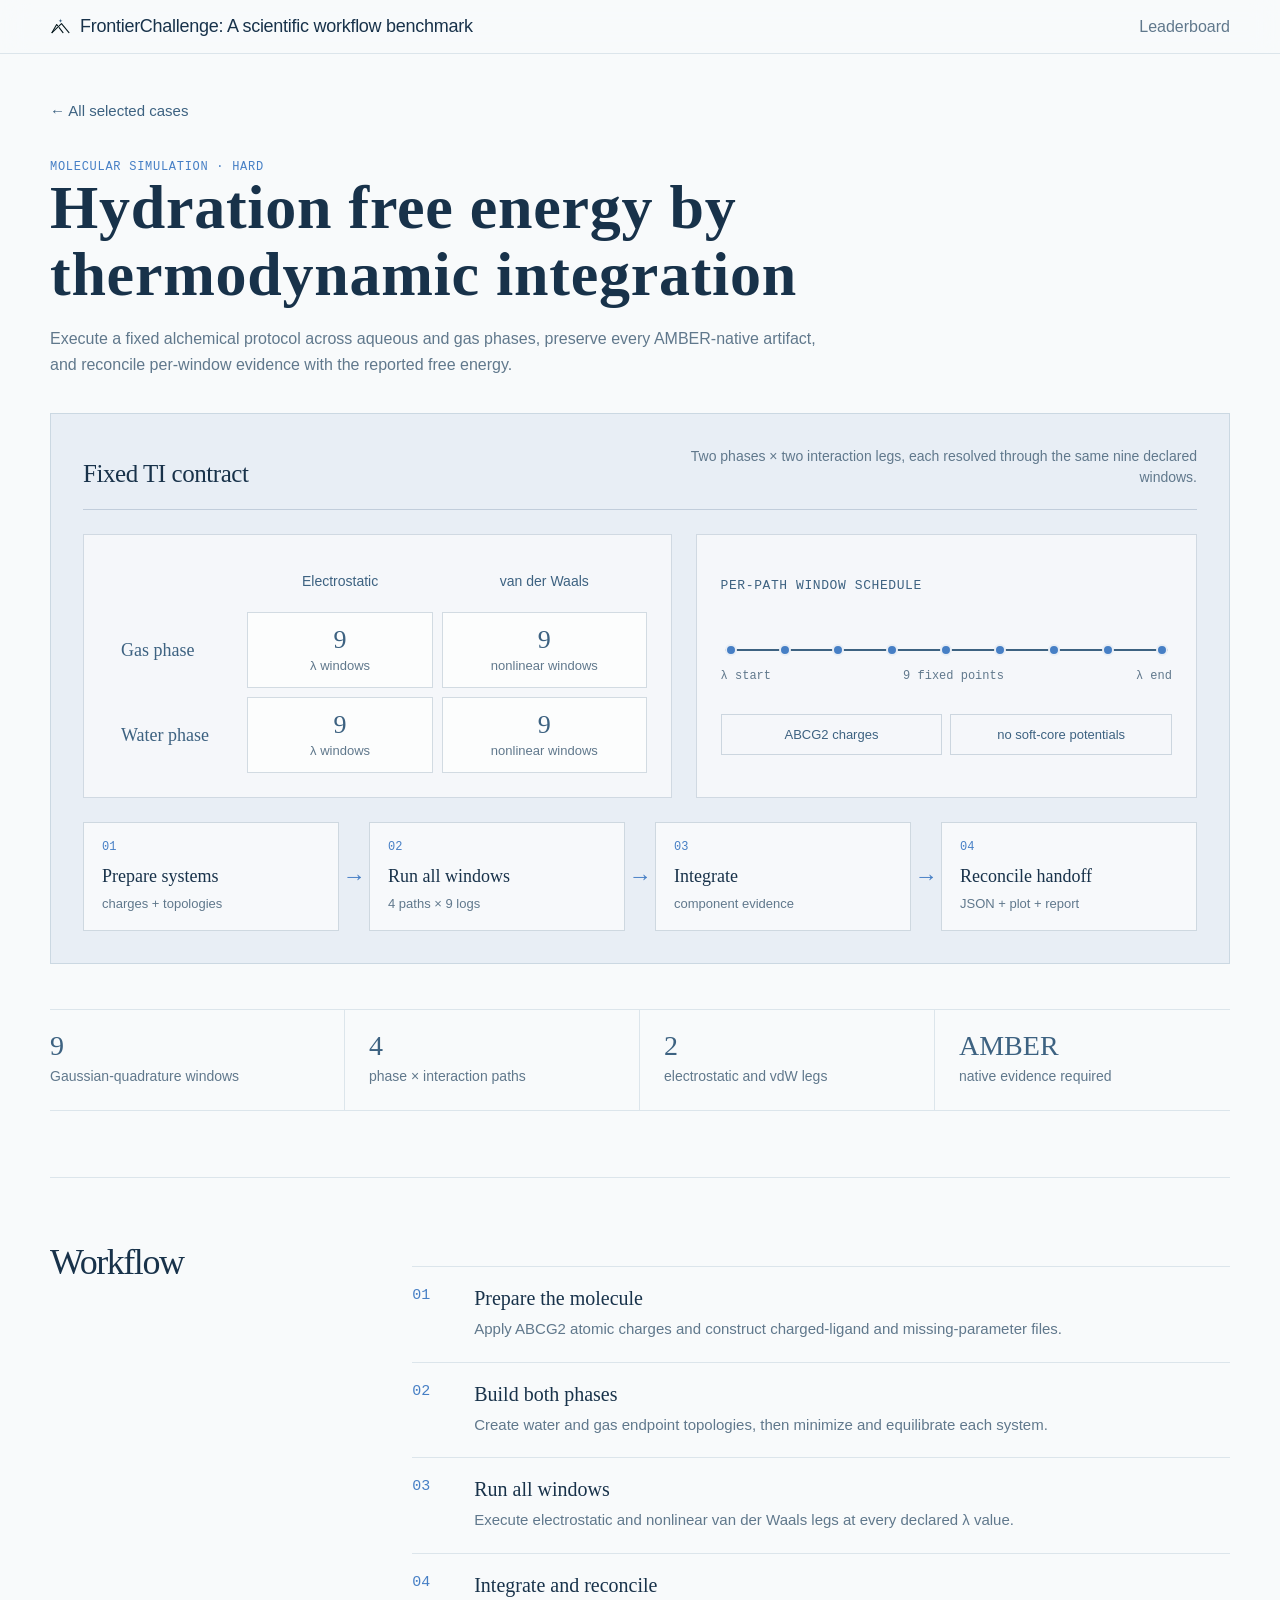
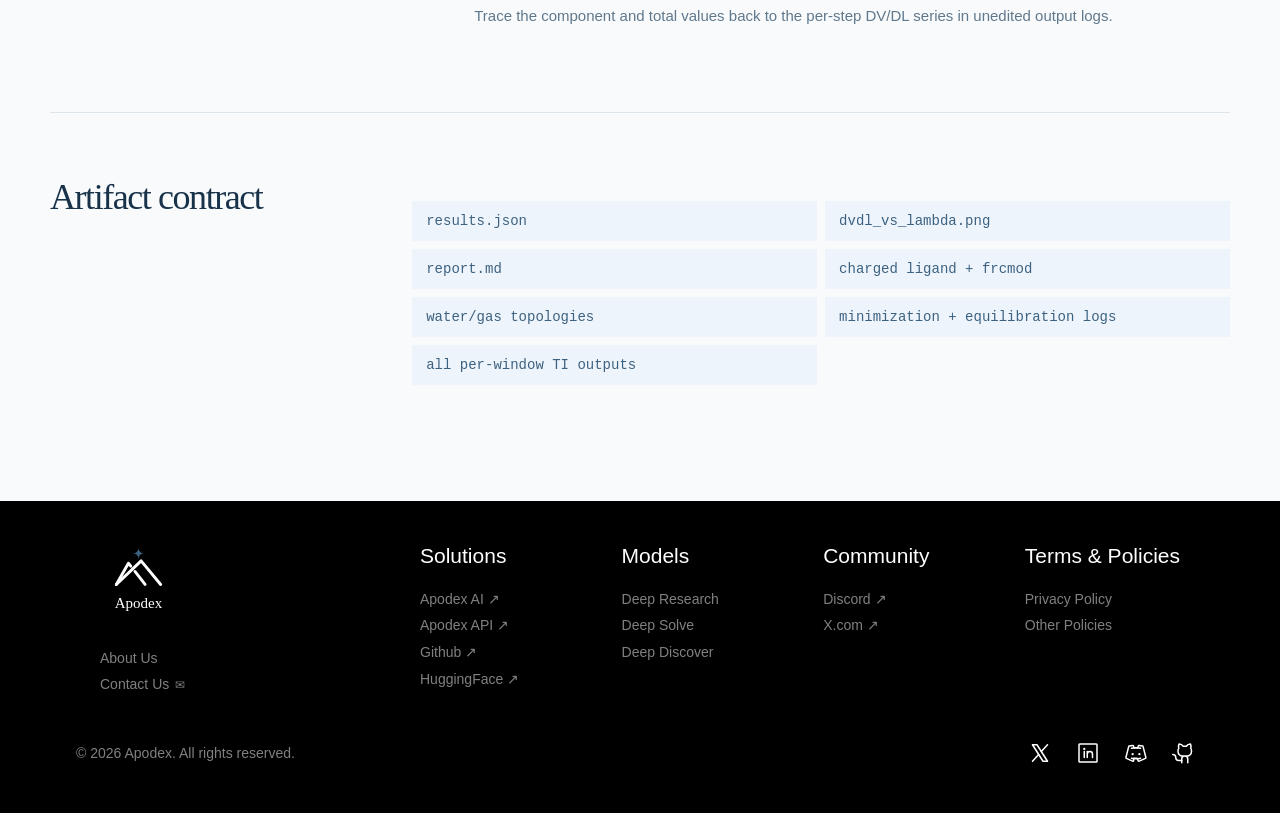
<file: frontier/benchmarks/frontierchallenge/site/case-ti.html>
<!doctype html><html lang="en"><head><meta charset="utf-8" /><meta name="viewport" content="width=device-width,initial-scale=1" /><meta name="description" content="FrontierChallenge case study: hydration free energy by thermodynamic integration." /><title>Hydration free energy by TI — FrontierChallenge</title><link rel="icon" href="mark.svg" type="image/svg+xml" /><link rel="stylesheet" href="styles.css?v=20260826-01" /></head><body><header class="site-header"><div class="wordmark"><img class="wordmark-mark" src="mark.svg" alt="" /><span>FrontierChallenge: A scientific workflow benchmark</span></div><nav><a href="index.html#top">Leaderboard</a></nav></header><main class="cases-main"><section class="case-document-intro"><a class="case-back" href="index.html#cases-title">← All selected cases</a><p class="case-kicker">Molecular simulation · Hard</p><h1>Hydration free energy by thermodynamic integration</h1><p class="lede">Execute a fixed alchemical protocol across aqueous and gas phases, preserve every AMBER-native artifact, and reconcile per-window evidence with the reported free energy.</p></section><div class="case-overview-live case-visual-board ti-board" aria-label="Thermodynamic integration contract diagram"><header class="visual-board-heading"><span>Fixed TI contract</span><p>Two phases × two interaction legs, each resolved through the same nine declared windows.</p></header><section class="ti-contract-panel"><div class="ti-contract-grid"><span></span><b>Electrostatic</b><b>van der Waals</b><strong>Gas phase</strong><div><em>9</em><span>λ windows</span></div><div><em>9</em><span>nonlinear windows</span></div><strong>Water phase</strong><div><em>9</em><span>λ windows</span></div><div><em>9</em><span>nonlinear windows</span></div></div></section><section class="ti-window-panel"><p class="visual-panel-label">Per-path window schedule</p><div class="ti-window-scale"><b></b><b></b><b></b><b></b><b></b><b></b><b></b><b></b><b></b></div><div class="ti-window-ends"><span>λ start</span><span>9 fixed points</span><span>λ end</span></div><div class="ti-protocol-notes"><span>ABCG2 charges</span><span>no soft-core potentials</span></div></section><div class="visual-process-row ti-evidence-row"><div><em>01</em><span>Prepare systems</span><small>charges + topologies</small></div><i>→</i><div><em>02</em><span>Run all windows</span><small>4 paths × 9 logs</small></div><i>→</i><div><em>03</em><span>Integrate</span><small>component evidence</small></div><i>→</i><div><em>04</em><span>Reconcile handoff</span><small>JSON + plot + report</small></div></div></div><section class="case-data-strip"><div><strong>9</strong><span>Gaussian-quadrature windows</span></div><div><strong>4</strong><span>phase × interaction paths</span></div><div><strong>2</strong><span>electrostatic and vdW legs</span></div><div><strong>AMBER</strong><span>native evidence required</span></div></section><section class="case-document-section"><h2>Workflow</h2><div class="case-document-body"><ol class="workflow-steps"><li><div><h3>Prepare the molecule</h3><p>Apply ABCG2 atomic charges and construct charged-ligand and missing-parameter files.</p></div></li><li><div><h3>Build both phases</h3><p>Create water and gas endpoint topologies, then minimize and equilibrate each system.</p></div></li><li><div><h3>Run all windows</h3><p>Execute electrostatic and nonlinear van der Waals legs at every declared λ value.</p></div></li><li><div><h3>Integrate and reconcile</h3><p>Trace the component and total values back to the per-step DV/DL series in unedited output logs.</p></div></li></ol></div></section><section class="case-document-section"><h2>Artifact contract</h2><div class="case-document-body"><div class="artifact-list"><span>results.json</span><span>dvdl_vs_lambda.png</span><span>report.md</span><span>charged ligand + frcmod</span><span>water/gas topologies</span><span>minimization + equilibration logs</span><span>all per-window TI outputs</span></div></div></section></main><footer class="site-footer" data-shared-footer></footer><script src="site-shell.js?v=20260824-03"></script></body></html>
</file>
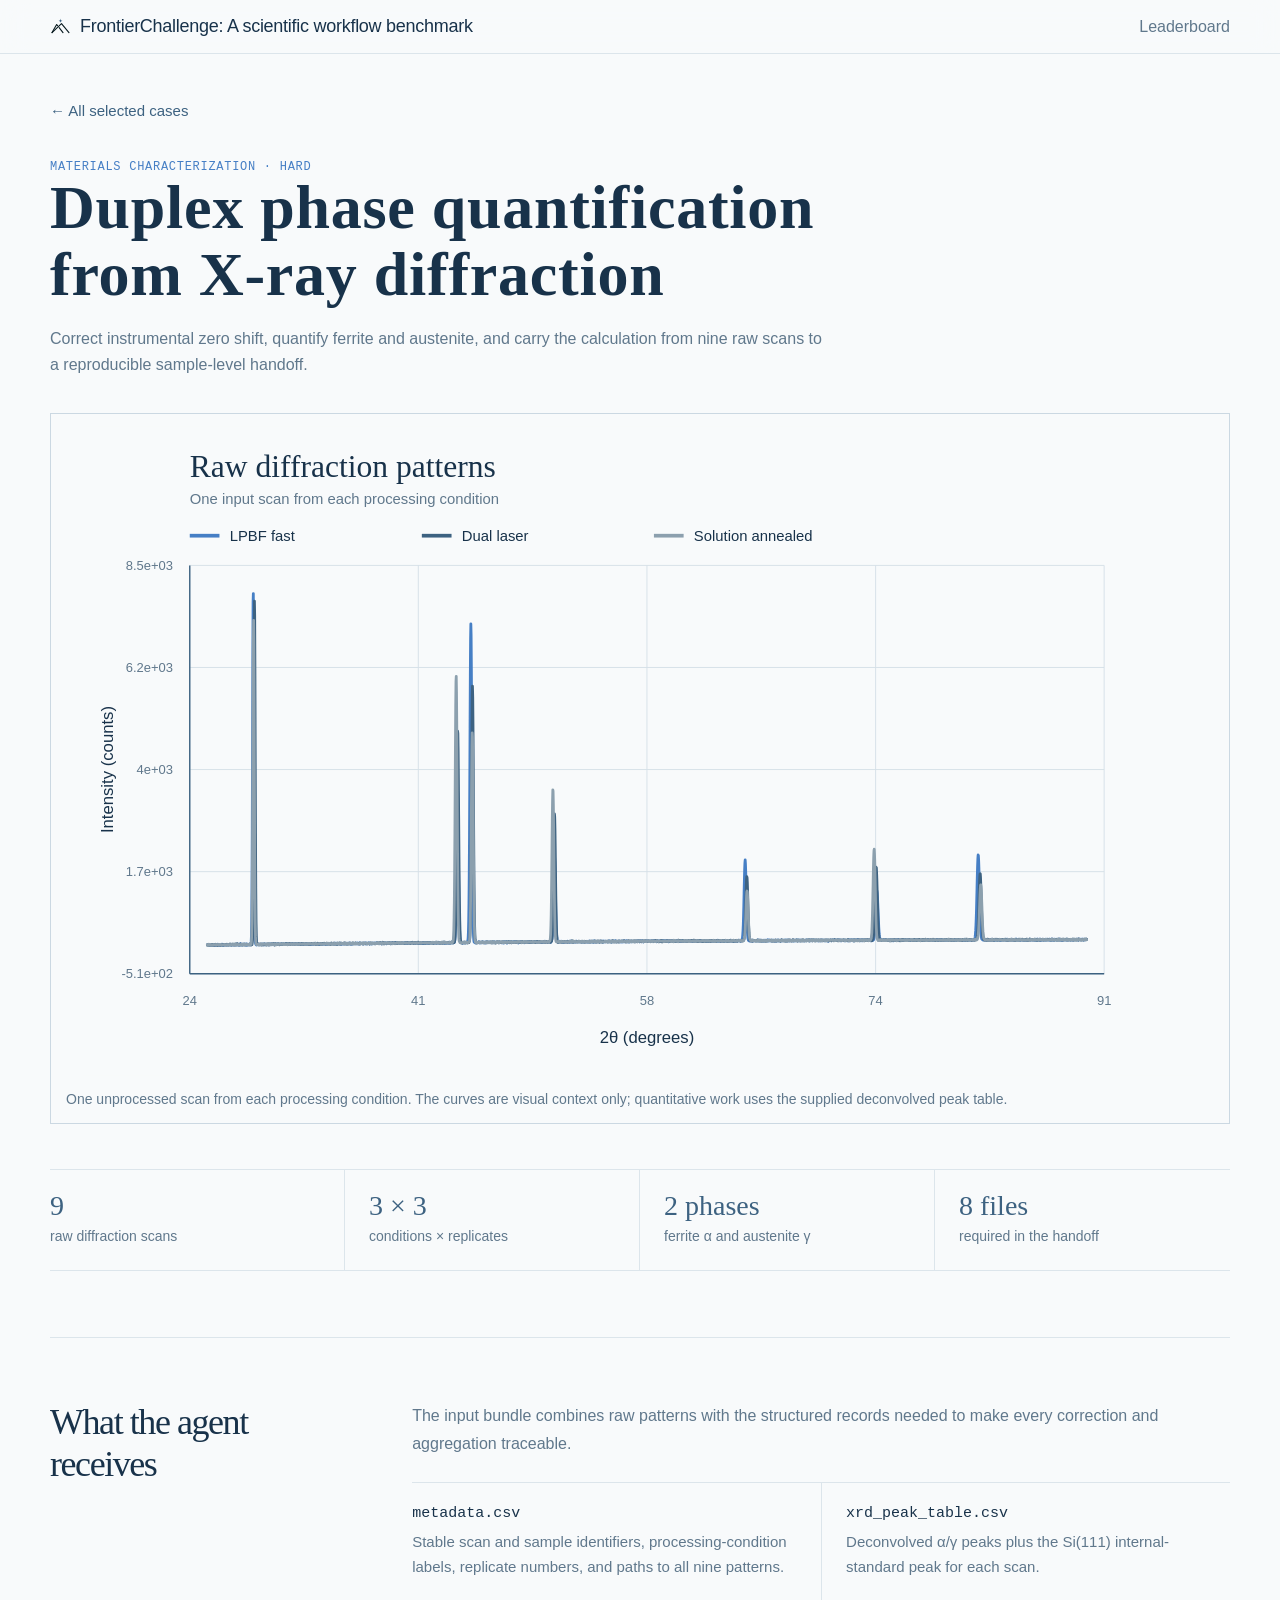
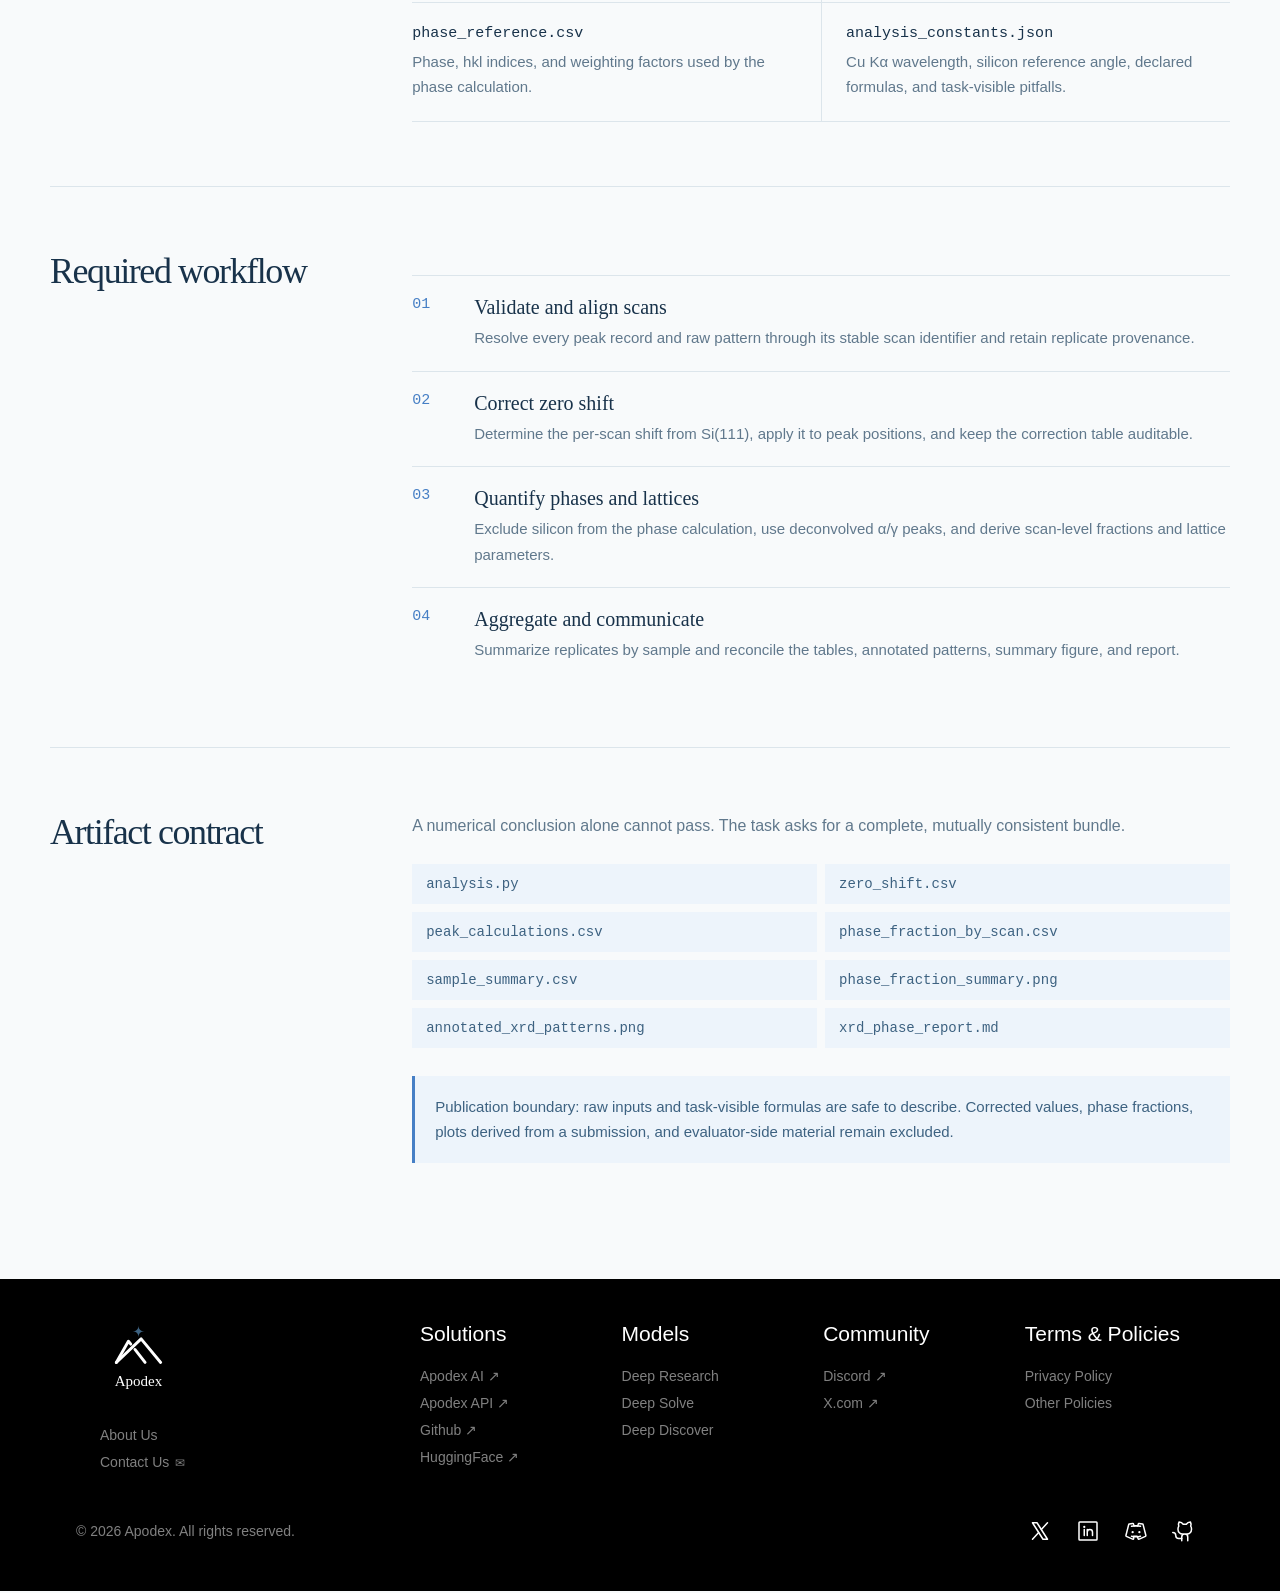
<file: frontier/benchmarks/frontierchallenge/site/case-xrd.html>
<!doctype html><html lang="en"><head><meta charset="utf-8" /><meta name="viewport" content="width=device-width,initial-scale=1" /><meta name="description" content="FrontierChallenge case study: XRD duplex phase quantification." /><title>XRD phase quantification — FrontierChallenge</title><link rel="icon" href="mark.svg" type="image/svg+xml" /><link rel="stylesheet" href="styles.css?v=20260826-01" /></head>
<body><header class="site-header"><div class="wordmark"><img class="wordmark-mark" src="mark.svg" alt="" /><span>FrontierChallenge: A scientific workflow benchmark</span></div><nav><a href="index.html#top">Leaderboard</a></nav></header>
<main class="cases-main"><section class="case-document-intro"><a class="case-back" href="index.html#cases-title">← All selected cases</a><p class="case-kicker">Materials characterization · Hard</p><h1>Duplex phase quantification from X-ray diffraction</h1><p class="lede">Correct instrumental zero shift, quantify ferrite and austenite, and carry the calculation from nine raw scans to a reproducible sample-level handoff.</p></section>
<figure class="case-overview-figure"><img src="assets/cases/xrd-input.svg" alt="Three raw diffraction patterns" /><figcaption>One unprocessed scan from each processing condition. The curves are visual context only; quantitative work uses the supplied deconvolved peak table.</figcaption></figure>
<section class="case-data-strip"><div><strong>9</strong><span>raw diffraction scans</span></div><div><strong>3 × 3</strong><span>conditions × replicates</span></div><div><strong>2 phases</strong><span>ferrite α and austenite γ</span></div><div><strong>8 files</strong><span>required in the handoff</span></div></section>
<section class="case-document-section"><h2>What the agent receives</h2><div class="case-document-body"><p>The input bundle combines raw patterns with the structured records needed to make every correction and aggregation traceable.</p><div class="input-inventory"><article><h3>metadata.csv</h3><p>Stable scan and sample identifiers, processing-condition labels, replicate numbers, and paths to all nine patterns.</p></article><article><h3>xrd_peak_table.csv</h3><p>Deconvolved α/γ peaks plus the Si(111) internal-standard peak for each scan.</p></article><article><h3>phase_reference.csv</h3><p>Phase, hkl indices, and weighting factors used by the phase calculation.</p></article><article><h3>analysis_constants.json</h3><p>Cu Kα wavelength, silicon reference angle, declared formulas, and task-visible pitfalls.</p></article></div></div></section>
<section class="case-document-section"><h2>Required workflow</h2><div class="case-document-body"><ol class="workflow-steps"><li><div><h3>Validate and align scans</h3><p>Resolve every peak record and raw pattern through its stable scan identifier and retain replicate provenance.</p></div></li><li><div><h3>Correct zero shift</h3><p>Determine the per-scan shift from Si(111), apply it to peak positions, and keep the correction table auditable.</p></div></li><li><div><h3>Quantify phases and lattices</h3><p>Exclude silicon from the phase calculation, use deconvolved α/γ peaks, and derive scan-level fractions and lattice parameters.</p></div></li><li><div><h3>Aggregate and communicate</h3><p>Summarize replicates by sample and reconcile the tables, annotated patterns, summary figure, and report.</p></div></li></ol></div></section>
<section class="case-document-section"><h2>Artifact contract</h2><div class="case-document-body"><p>A numerical conclusion alone cannot pass. The task asks for a complete, mutually consistent bundle.</p><div class="artifact-list"><span>analysis.py</span><span>zero_shift.csv</span><span>peak_calculations.csv</span><span>phase_fraction_by_scan.csv</span><span>sample_summary.csv</span><span>phase_fraction_summary.png</span><span>annotated_xrd_patterns.png</span><span>xrd_phase_report.md</span></div><div class="case-safety-note">Publication boundary: raw inputs and task-visible formulas are safe to describe. Corrected values, phase fractions, plots derived from a submission, and evaluator-side material remain excluded.</div></div></section></main>
<footer class="site-footer" data-shared-footer></footer><script src="site-shell.js?v=20260824-03"></script></body></html>
</file>
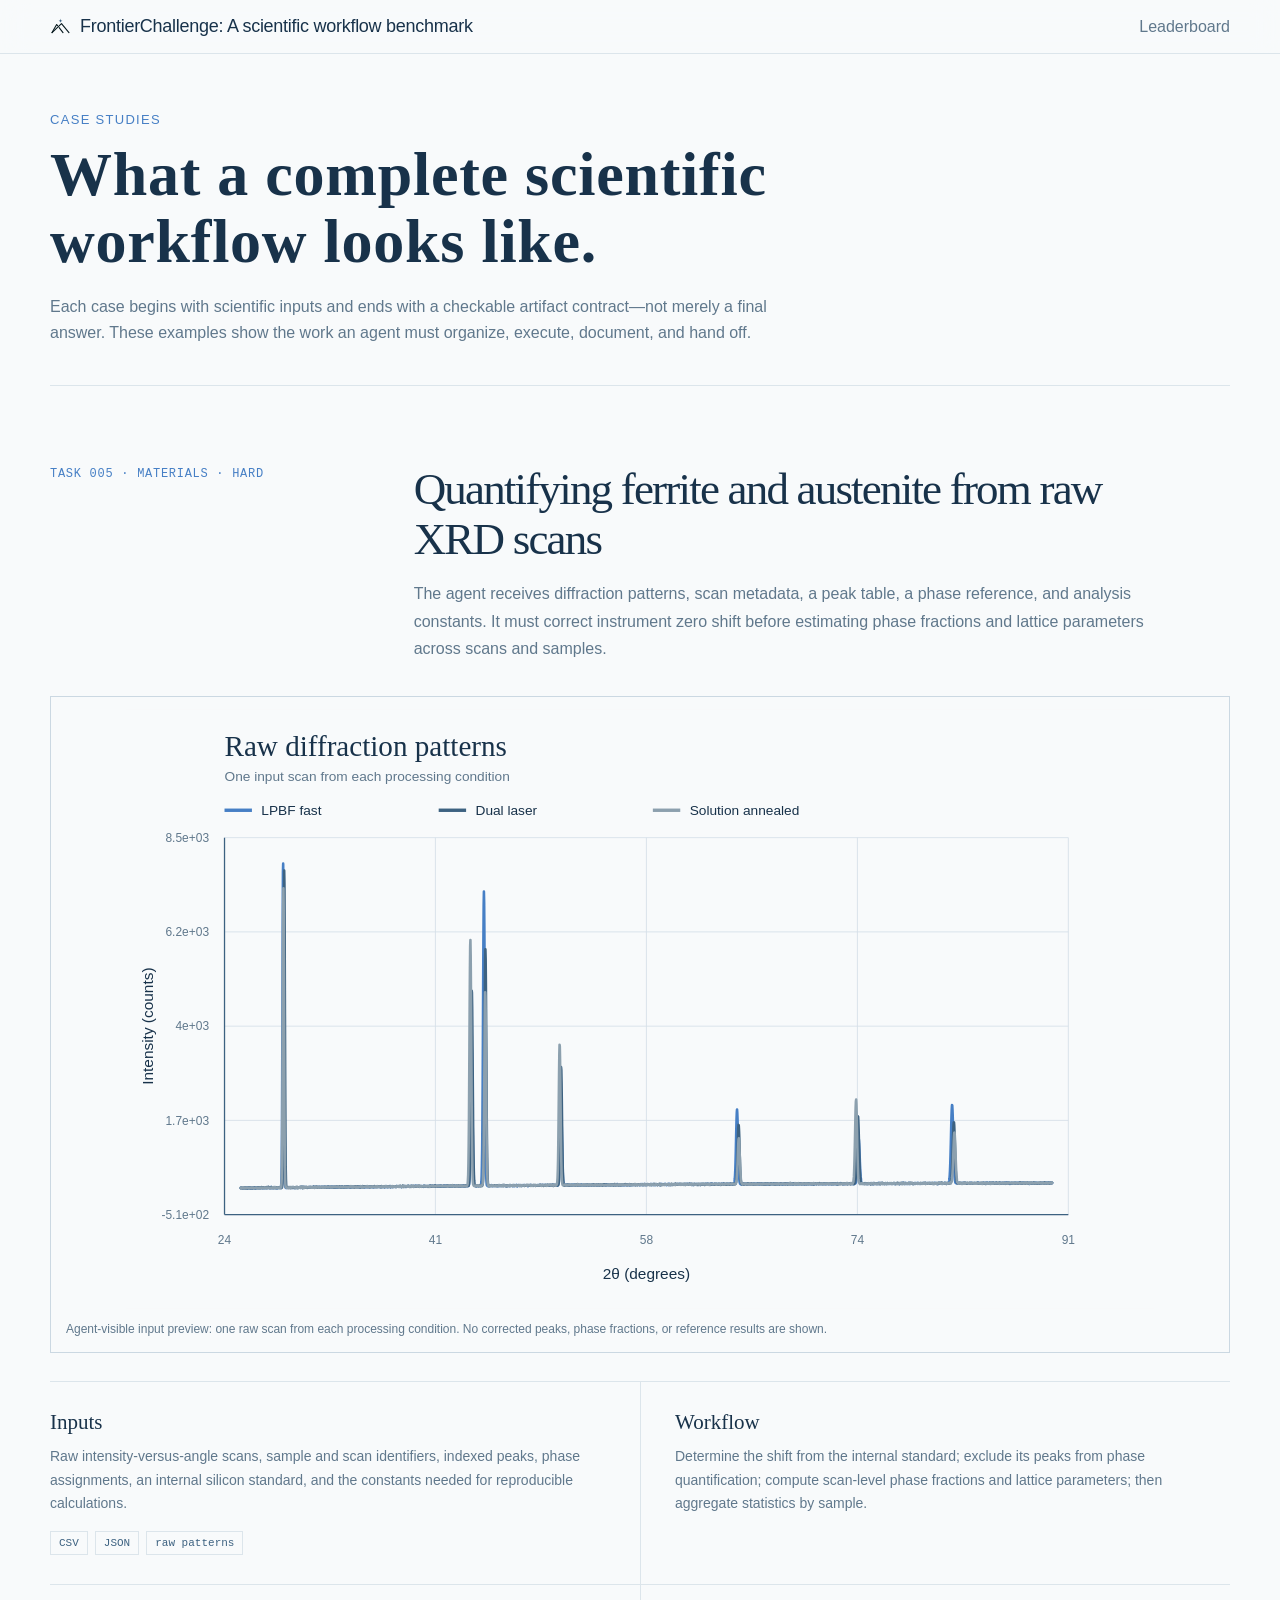
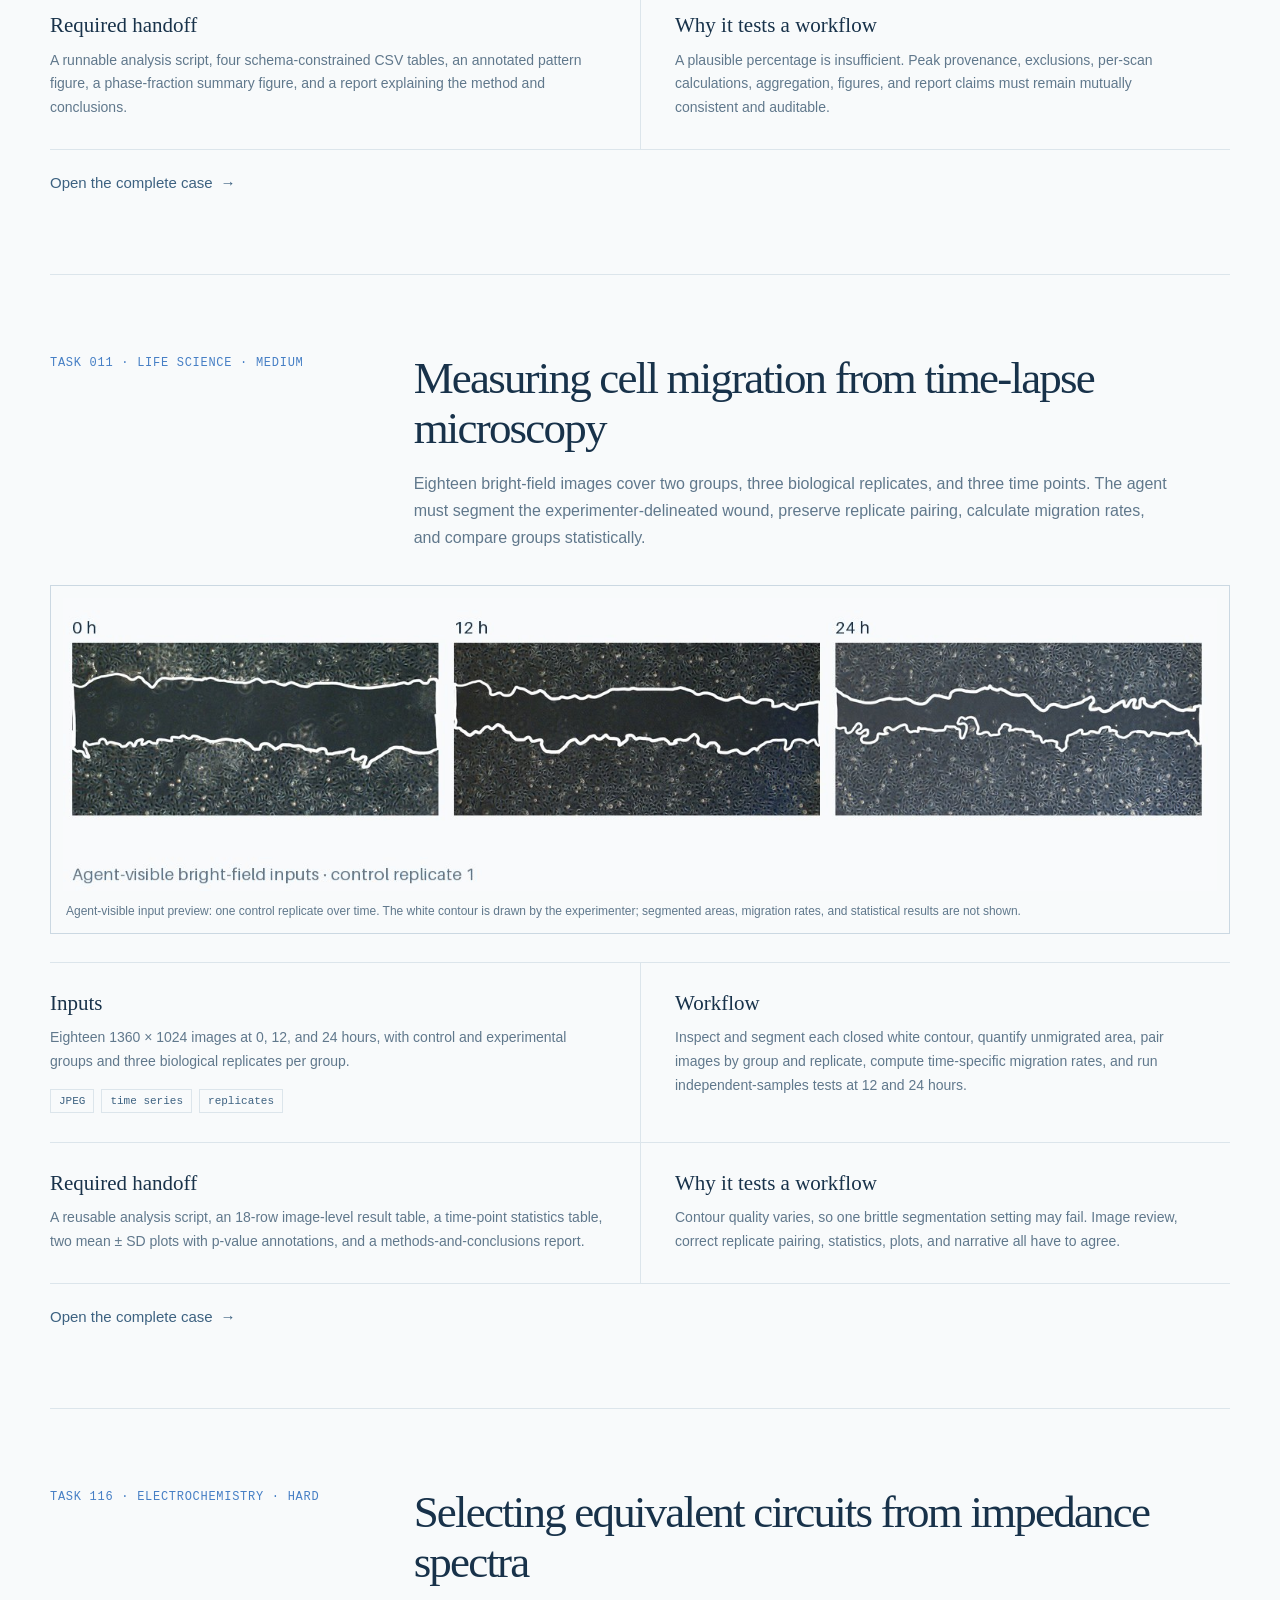
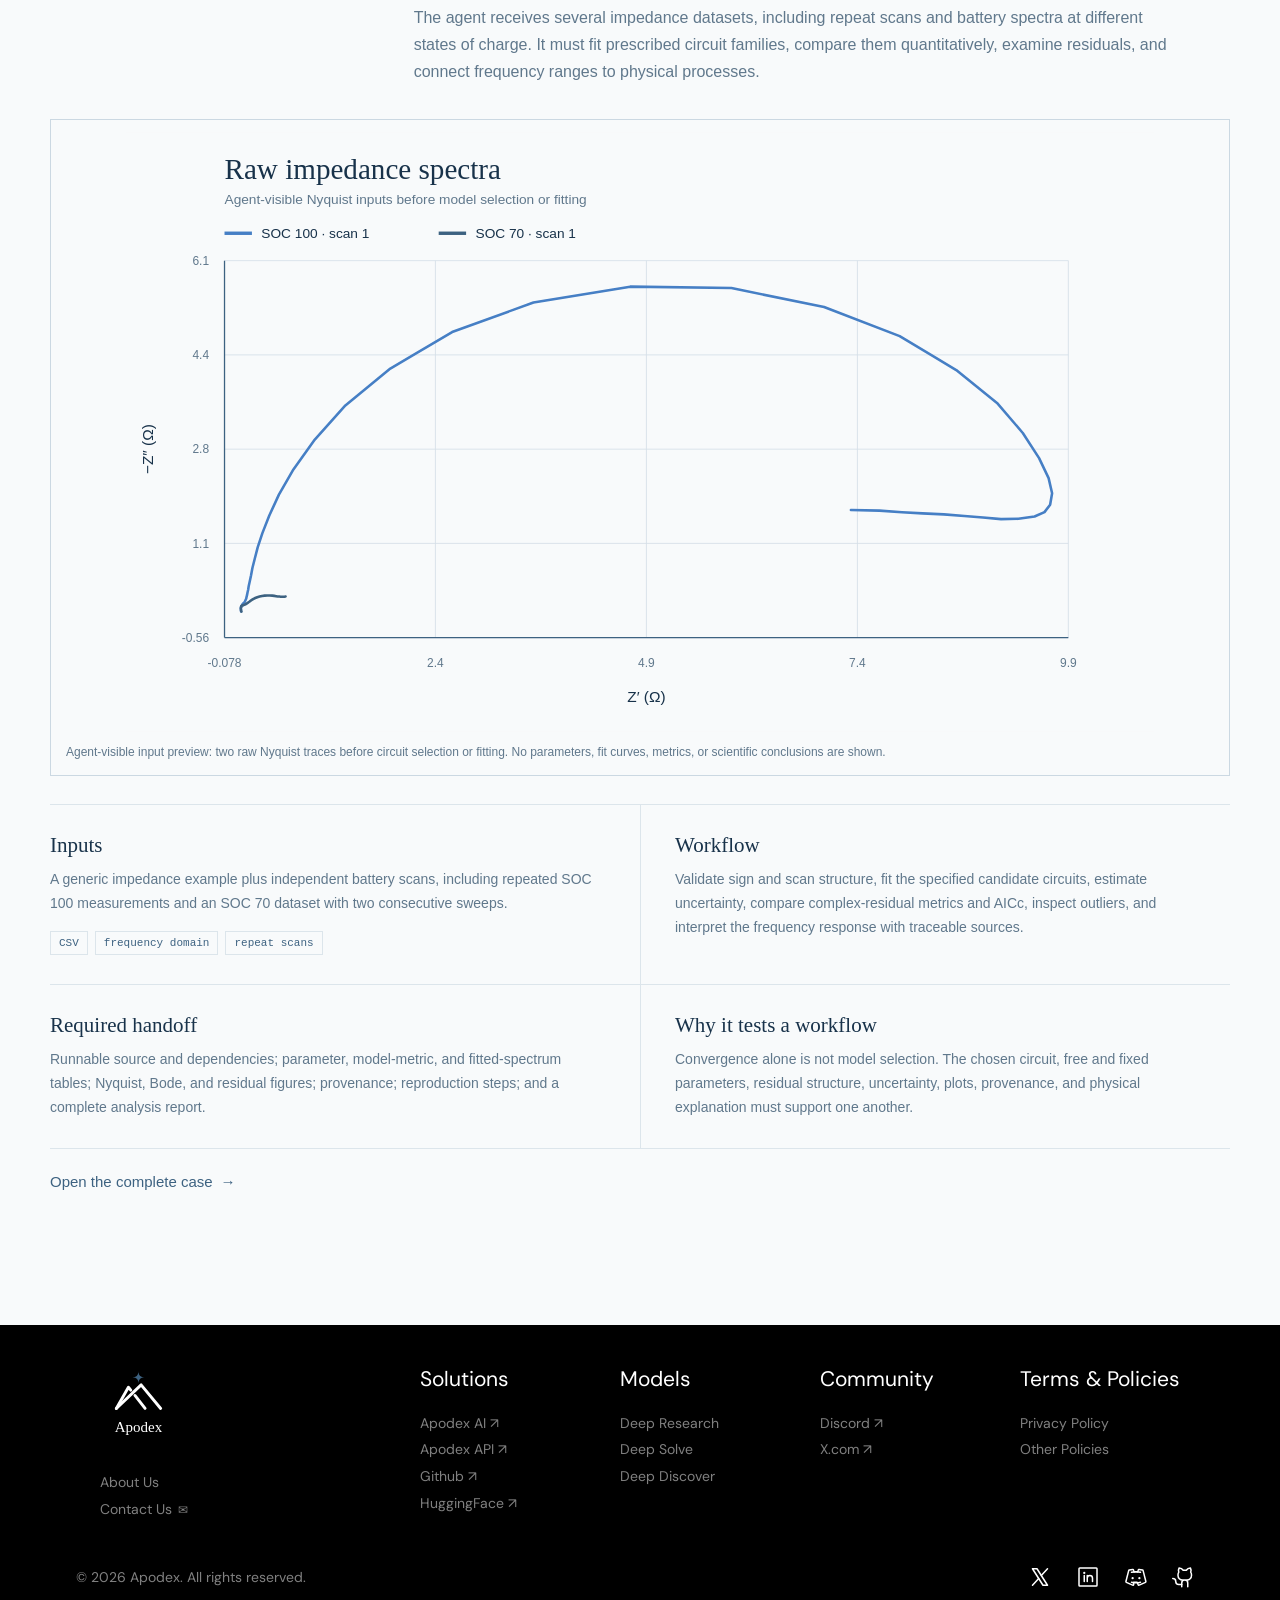
<file: frontier/benchmarks/frontierchallenge/site/cases.html>
<!doctype html>
<html lang="en">
  <head>
    <meta charset="utf-8" />
    <meta name="viewport" content="width=device-width, initial-scale=1" />
    <meta name="description" content="Input-only case studies from the FrontierChallenge scientific workflow benchmark." />
    <title>Case studies — FrontierChallenge</title>
    <link rel="icon" href="mark.svg" type="image/svg+xml" />
    <link rel="preconnect" href="https://fonts.googleapis.com" />
    <link rel="preconnect" href="https://fonts.gstatic.com" crossorigin />
    <link href="https://fonts.googleapis.com/css2?family=DM+Sans:wght@400;500&display=swap" rel="stylesheet" />
    <link rel="stylesheet" href="styles.css?v=20260826-01" />
  </head>
  <body>
    <header class="site-header">
      <div class="wordmark" aria-label="FrontierChallenge: A scientific workflow benchmark">
        <img class="wordmark-mark" src="mark.svg" alt="" />
        <span>FrontierChallenge: A scientific workflow benchmark</span>
      </div>
      <nav aria-label="Primary navigation">
        <a href="index.html#top">Leaderboard</a>
      </nav>
    </header>

    <main id="top" class="cases-main">
      <section class="cases-intro" aria-labelledby="cases-title">
        <p class="section-label">Case studies</p>
        <h1 id="cases-title">What a complete scientific workflow looks like.</h1>
        <p class="lede">Each case begins with scientific inputs and ends with a checkable artifact contract—not merely a final answer. These examples show the work an agent must organize, execute, document, and hand off.</p>
      </section>

      <article class="case-detail" id="xrd">
        <header class="case-detail-header">
          <p class="case-kicker">Task 005 · Materials · Hard</p>
          <div>
            <h2>Quantifying ferrite and austenite from raw XRD scans</h2>
            <p class="case-summary">The agent receives diffraction patterns, scan metadata, a peak table, a phase reference, and analysis constants. It must correct instrument zero shift before estimating phase fractions and lattice parameters across scans and samples.</p>
          </div>
        </header>
        <figure class="case-figure">
          <img src="assets/cases/xrd-input.svg" alt="Raw diffraction patterns from LPBF fast, dual laser, and solution-annealed conditions" />
          <figcaption>Agent-visible input preview: one raw scan from each processing condition. No corrected peaks, phase fractions, or reference results are shown.</figcaption>
        </figure>
        <div class="case-detail-grid">
          <section class="case-fact">
            <h3>Inputs</h3>
            <p>Raw intensity-versus-angle scans, sample and scan identifiers, indexed peaks, phase assignments, an internal silicon standard, and the constants needed for reproducible calculations.</p>
            <div class="case-tags"><span>CSV</span><span>JSON</span><span>raw patterns</span></div>
          </section>
          <section class="case-fact">
            <h3>Workflow</h3>
            <p>Determine the shift from the internal standard; exclude its peaks from phase quantification; compute scan-level phase fractions and lattice parameters; then aggregate statistics by sample.</p>
          </section>
          <section class="case-fact">
            <h3>Required handoff</h3>
            <p>A runnable analysis script, four schema-constrained CSV tables, an annotated pattern figure, a phase-fraction summary figure, and a report explaining the method and conclusions.</p>
          </section>
          <section class="case-fact">
            <h3>Why it tests a workflow</h3>
            <p>A plausible percentage is insufficient. Peak provenance, exclusions, per-scan calculations, aggregation, figures, and report claims must remain mutually consistent and auditable.</p>
          </section>
        </div>
        <a class="case-open-link" href="case-xrd.html">Open the complete case <span aria-hidden="true">→</span></a>
      </article>

      <article class="case-detail" id="cell-migration">
        <header class="case-detail-header">
          <p class="case-kicker">Task 011 · Life science · Medium</p>
          <div>
            <h2>Measuring cell migration from time-lapse microscopy</h2>
            <p class="case-summary">Eighteen bright-field images cover two groups, three biological replicates, and three time points. The agent must segment the experimenter-delineated wound, preserve replicate pairing, calculate migration rates, and compare groups statistically.</p>
          </div>
        </header>
        <figure class="case-figure">
          <img src="assets/cases/cell-migration-input.jpg" alt="Control replicate bright-field images at zero, twelve, and twenty-four hours" />
          <figcaption>Agent-visible input preview: one control replicate over time. The white contour is drawn by the experimenter; segmented areas, migration rates, and statistical results are not shown.</figcaption>
        </figure>
        <div class="case-detail-grid">
          <section class="case-fact">
            <h3>Inputs</h3>
            <p>Eighteen 1360 × 1024 images at 0, 12, and 24 hours, with control and experimental groups and three biological replicates per group.</p>
            <div class="case-tags"><span>JPEG</span><span>time series</span><span>replicates</span></div>
          </section>
          <section class="case-fact">
            <h3>Workflow</h3>
            <p>Inspect and segment each closed white contour, quantify unmigrated area, pair images by group and replicate, compute time-specific migration rates, and run independent-samples tests at 12 and 24 hours.</p>
          </section>
          <section class="case-fact">
            <h3>Required handoff</h3>
            <p>A reusable analysis script, an 18-row image-level result table, a time-point statistics table, two mean ± SD plots with p-value annotations, and a methods-and-conclusions report.</p>
          </section>
          <section class="case-fact">
            <h3>Why it tests a workflow</h3>
            <p>Contour quality varies, so one brittle segmentation setting may fail. Image review, correct replicate pairing, statistics, plots, and narrative all have to agree.</p>
          </section>
        </div>
        <a class="case-open-link" href="case-cell-migration.html">Open the complete case <span aria-hidden="true">→</span></a>
      </article>

      <article class="case-detail" id="eis">
        <header class="case-detail-header">
          <p class="case-kicker">Task 116 · Electrochemistry · Hard</p>
          <div>
            <h2>Selecting equivalent circuits from impedance spectra</h2>
            <p class="case-summary">The agent receives several impedance datasets, including repeat scans and battery spectra at different states of charge. It must fit prescribed circuit families, compare them quantitatively, examine residuals, and connect frequency ranges to physical processes.</p>
          </div>
        </header>
        <figure class="case-figure">
          <img src="assets/cases/eis-input.svg" alt="Raw Nyquist spectra before circuit fitting" />
          <figcaption>Agent-visible input preview: two raw Nyquist traces before circuit selection or fitting. No parameters, fit curves, metrics, or scientific conclusions are shown.</figcaption>
        </figure>
        <div class="case-detail-grid">
          <section class="case-fact">
            <h3>Inputs</h3>
            <p>A generic impedance example plus independent battery scans, including repeated SOC 100 measurements and an SOC 70 dataset with two consecutive sweeps.</p>
            <div class="case-tags"><span>CSV</span><span>frequency domain</span><span>repeat scans</span></div>
          </section>
          <section class="case-fact">
            <h3>Workflow</h3>
            <p>Validate sign and scan structure, fit the specified candidate circuits, estimate uncertainty, compare complex-residual metrics and AICc, inspect outliers, and interpret the frequency response with traceable sources.</p>
          </section>
          <section class="case-fact">
            <h3>Required handoff</h3>
            <p>Runnable source and dependencies; parameter, model-metric, and fitted-spectrum tables; Nyquist, Bode, and residual figures; provenance; reproduction steps; and a complete analysis report.</p>
          </section>
          <section class="case-fact">
            <h3>Why it tests a workflow</h3>
            <p>Convergence alone is not model selection. The chosen circuit, free and fixed parameters, residual structure, uncertainty, plots, provenance, and physical explanation must support one another.</p>
          </section>
        </div>
        <a class="case-open-link" href="case-eis.html">Open the complete case <span aria-hidden="true">→</span></a>
      </article>
    </main>

    <footer class="site-footer" data-shared-footer></footer>
    <script src="site-shell.js?v=20260824-03"></script>
  </body>
</html>
</file>
<file: frontier/benchmarks/frontierchallenge/site/styles.css>
:root {
  --ink: #18324a;
  --muted: #60788c;
  --line: #dce5eb;
  --paper: #f8fafb;
  --white: #ffffff;
  --blue: #467fc5;
  --deep-blue: #3d6281;
  --pale-blue: #edf4fb;
  --serif: Georgia, Cambria, "Times New Roman", Times, serif;
  --sans: -apple-system, BlinkMacSystemFont, "Segoe UI", Roboto, sans-serif;
  --mono: ui-monospace, "SFMono-Regular", Menlo, Monaco, Consolas, monospace;
}

* { box-sizing: border-box; }
html { overflow-x: hidden; overflow-x: clip; scroll-behavior: smooth; }
body {
  margin: 0;
  overflow-x: hidden;
  overflow-x: clip;
  background: var(--paper);
  color: var(--ink);
  font-family: var(--sans);
  -webkit-font-smoothing: antialiased;
}

main { width: min(1180px, calc(100% - 48px)); margin: 0 auto; }
.site-header {
  position: sticky;
  top: 0;
  z-index: 100;
  width: 100%;
  height: 54px;
  padding: 0 max(24px, calc((100vw - 1180px) / 2));
  display: flex;
  align-items: center;
  justify-content: space-between;
  background: rgba(248, 250, 251, .78);
  -webkit-backdrop-filter: blur(14px) saturate(1.08);
  backdrop-filter: blur(14px) saturate(1.08);
  border-bottom: 1px solid var(--line);
}
.wordmark { display: inline-flex; min-width: 0; flex: 1 1 auto; align-items: center; gap: 9px; color: var(--ink); font-weight: 650; letter-spacing: -.015em; font-size: 18px; white-space: nowrap; }
.wordmark > span { min-width: 0; overflow: hidden; text-overflow: ellipsis; white-space: nowrap; }
.wordmark-mark {
  width: 21px;
  height: 21px;
  display: inline-block;
  object-fit: contain;
}
nav { display: flex; flex: 0 0 auto; gap: 25px; align-items: center; }
nav a { color: var(--muted); text-decoration: none; font-size: 16px; }
nav a:hover, .text-link:hover { color: var(--blue); }
nav a[aria-current="page"] { color: var(--ink); font-weight: 650; }

.leaderboard-intro { padding: 64px 0 31px; text-align: center; }
.leaderboard-page .leaderboard-intro { padding-top: 46px; }
.eyebrow, .section-label { margin: 0 0 14px; color: var(--blue); font-size: 13px; font-weight: 750; letter-spacing: .1em; text-transform: uppercase; }
h1, h2, h3, p { margin-top: 0; }
h1, h2 { font-family: var(--serif); font-weight: 500; letter-spacing: -.04em; }
h1 { font-size: clamp(46px, 5.4vw, 64px); line-height: 1.08; letter-spacing: .012em; margin-bottom: 15px; }
.lede { max-width: 670px; color: var(--muted); font-size: 16px; line-height: 1.65; margin: 0 auto; }
.resource-links { display: flex; flex-wrap: wrap; justify-content: center; gap: 8px; width: 100%; margin: 0 0 18px; }
.resource-links a { flex: 0 0 156px; height: 36px; display: inline-flex; align-items: center; justify-content: center; gap: 9px; padding: 0 14px; background: #d3ddec; color: #3d6281; text-decoration: none; }
.resource-links a:nth-child(even) { background: #c7d5e7; }
.resource-links a:hover { background: #bfcfe3; }
.resource-links span { font-size: 15px; font-weight: 700; letter-spacing: .01em; }
.resource-links i { font-size: 17px; font-style: normal; }

.leaderboard { background: var(--white); border: 1px solid var(--line); }
.table-scroll { overflow-x: auto; overscroll-behavior-inline: contain; -webkit-overflow-scrolling: touch; }
table { width: 100%; border-collapse: collapse; min-width: 900px; table-layout: fixed; font-family: var(--mono); }
.col-rank { width: 8%; }
.col-model { width: 24%; }
.col-harness { width: 28%; }
.col-pass-rate { width: 24%; }
.col-release { width: 16%; }
th { height: 41px; padding: 0 22px; color: var(--ink); font-size: 16px; font-weight: 600; line-height: 1.2; letter-spacing: .045em; text-align: left; text-transform: uppercase; vertical-align: middle; white-space: nowrap; }
td { height: 41px; padding: 0 22px; border-top: 1px solid var(--line); font-size: 16px; line-height: 1.2; vertical-align: middle; }
th:first-child, td:first-child { padding-left: 34px; }
tbody tr { transition: background .15s ease; }
tbody tr.is-leading { background: linear-gradient(90deg, var(--pale-blue), transparent 75%); }
tbody tr:hover, tbody tr.is-leading:hover { background: #e2ebf4; }
tbody tr:last-child td { border-bottom: 1px solid var(--line); }
.rank span { color: #8aa1b4; font-size: 13px; font-variant-numeric: tabular-nums; }
.model { color: var(--ink); font-weight: 400; letter-spacing: -.015em; }
.model-label { display: inline-flex; align-items: center; gap: 10px; min-width: 0; vertical-align: middle; white-space: nowrap; }
.model-label img { width: 22px; height: 22px; flex: 0 0 22px; object-fit: contain; }
.harness { color: var(--ink); }
.pass-summary { color: var(--deep-blue); font-variant-numeric: tabular-nums; white-space: nowrap; }
.pass-summary strong { font-weight: 750; }
.pass-count { margin-left: 9px; color: #8ca0ae; font-size: 13px; }
.rate-ring { --ring-size: 20px; display: inline-block; width: var(--ring-size); height: var(--ring-size); margin-right: 9px; vertical-align: -4px; border-radius: 50%; background: conic-gradient(var(--blue) calc(var(--rate) * 1%), #dce7ef 0); position: relative; }
.rate-ring::after { content: ""; position: absolute; inset: 4px; border-radius: inherit; background: var(--white); }
tr.is-leading .rate-ring::after { background: #f3f8fc; }
tbody tr:hover .rate-ring::after, tbody tr.is-leading:hover .rate-ring::after { background: #e2ebf4; }
.passes { font-variant-numeric: tabular-nums; }
.passes span { color: #8ca0ae; font-size: 13px; }
.sort-button { appearance: none; padding: 0; border: 0; background: transparent; color: inherit; font: inherit; letter-spacing: inherit; text-transform: inherit; cursor: pointer; }
.sort-button:hover { color: var(--deep-blue); }
.sort-button:focus-visible { outline: 2px solid var(--blue); outline-offset: 4px; }
.sort-arrow { display: inline-block; min-width: 1em; color: var(--blue); font-size: 14px; }
.table-caption { max-width: none; margin: 0; padding: 9px 20px 10px 34px; color: var(--muted); font-size: 12px; line-height: 1.35; white-space: nowrap; }

.case-showcase { margin-top: 72px; }
.case-heading { margin-bottom: 25px; }
.case-heading .section-label { margin-bottom: 13px; }
.case-heading h2 { margin-bottom: 0; font-size: clamp(32px, 3.5vw, 46px); line-height: 1.1; white-space: nowrap; }
.case-card { display: grid; min-width: 0; overflow: hidden; border: 1px solid var(--line); background: var(--white); color: inherit; text-decoration: none; transition: transform .28s cubic-bezier(.2, .72, .25, 1), border-color .22s ease, box-shadow .28s ease; }
.case-reel-viewport { contain: layout paint; width: 100vw; height: 457px; overflow: hidden; padding: 7px 0 12px; margin: -7px calc(50% - 50vw) 0; -webkit-mask-image: linear-gradient(90deg, transparent 0, rgba(0,0,0,.22) 3%, #000 8%, #000 92%, rgba(0,0,0,.22) 97%, transparent 100%); mask-image: linear-gradient(90deg, transparent 0, rgba(0,0,0,.22) 3%, #000 8%, #000 92%, rgba(0,0,0,.22) 97%, transparent 100%); }
.case-reel { display: flex; width: max-content; height: 100%; align-items: flex-start; gap: 18px; will-change: transform; }
.case-reel .case-card { flex: 0 0 auto; height: 438px; grid-template-rows: 255px 183px; }
.case-card-wide { width: 440px; }
.case-card-medium { width: 400px; }
.case-card-compact { width: 360px; }
.case-card-low { margin-top: 0; }
.case-media { position: relative; display: flex; min-height: 0; align-items: center; justify-content: center; overflow: hidden; padding: 14px; background: #e7edf3; }
.case-media img { display: block; width: 100%; height: 100%; border: 1px solid rgba(61, 98, 129, .2); background: var(--paper); object-fit: contain; transition: filter .25s ease; }
.case-card:hover, .case-card:focus-visible { border-color: rgba(61, 98, 129, .42); box-shadow: 0 16px 34px rgba(38, 68, 94, .12); transform: translateY(-5px); outline: none; }
.case-card:hover .case-media img, .case-card:focus-visible .case-media img { filter: saturate(1.06) contrast(1.02); }
.case-media::after { display: none; }
.case-number { position: absolute; top: 17px; right: 18px; padding: 5px 7px; background: rgba(248, 250, 251, .86); color: var(--deep-blue); font-family: var(--mono); font-size: 13px; backdrop-filter: blur(8px); }
.case-meta { display: flex; min-width: 0; flex-direction: column; align-items: flex-start; justify-content: space-between; gap: 26px; padding: 32px 30px 28px; color: var(--ink); }
.case-meta div { min-width: 0; }
.case-meta small { display: block; margin-bottom: 13px; color: var(--blue); font-size: 13px; letter-spacing: .075em; text-transform: uppercase; }
.case-meta h3 { margin: 0 0 12px; font-family: var(--serif); font-size: clamp(23px, 2.3vw, 31px); line-height: 1.12; letter-spacing: -.025em; }
.case-meta p { margin: 0; color: var(--muted); font-size: 14px; line-height: 1.65; }
.case-meta > span { color: var(--deep-blue); font-size: 14px; white-space: nowrap; transition: color .2s ease, transform .25s ease; }
.case-card:hover .case-meta > span, .case-card:focus-visible .case-meta > span { color: var(--blue); transform: translateX(6px); }
.case-media-structured { flex-direction: column; gap: 24px; padding: 34px; color: var(--ink); background: #e8eef5; font-size: 15px; }
.case-media-structured span, .case-media-structured i, .case-media-structured b { font-size: 15px; font-style: normal; font-weight: 400; }
.sequence-line { display: flex; flex-wrap: wrap; align-items: center; justify-content: center; gap: 8px; width: 100%; font-family: var(--mono); }
.sequence-line b { padding: 7px 9px; background: var(--blue); color: white; }
.constraint-chips, .metric-stack { display: flex; flex-wrap: wrap; justify-content: center; gap: 8px; }
.constraint-chips span, .metric-stack span, .ti-artifacts span { padding: 8px 10px; border: 1px solid #b9cada; background: rgba(255,255,255,.5); }
.file-route, .decision-route, .process-flow { display: flex; flex-wrap: wrap; align-items: center; justify-content: center; gap: 10px; width: 100%; color: var(--deep-blue); }
.file-route span, .decision-route span { font-family: var(--mono); }
.ti-visual { gap: 20px; }
.ti-path { display: grid; grid-template-columns: 80px repeat(2, minmax(110px, 1fr)); gap: 8px; width: min(540px, 100%); align-items: center; }
.ti-path span { color: var(--deep-blue); font-family: var(--serif); font-size: 20px; }
.ti-path i { padding: 9px 10px; border: 1px solid #b9cada; text-align: center; }
.lambda-track { display: flex; width: min(500px, 90%); align-items: center; justify-content: space-between; border-top: 1px solid var(--deep-blue); }
.lambda-track b { width: 9px; height: 9px; margin-top: -5px; border-radius: 50%; background: var(--blue); }
.ti-artifacts { display: flex; flex-wrap: wrap; gap: 8px; justify-content: center; }
.process-flow span { padding: 9px 11px; border-bottom: 1px solid var(--deep-blue); }
.case-reel .case-media-structured { gap: 16px; padding: 24px; }
.case-reel .case-meta { gap: 16px; padding: 22px 23px 20px; }
.case-reel .case-meta h3 { margin-bottom: 8px; font-size: clamp(22px, 2vw, 27px); }
.case-reel .case-meta p { display: -webkit-box; overflow: hidden; -webkit-box-orient: vertical; -webkit-line-clamp: 2; }

.cases-main { overflow: clip; }
.cases-intro { max-width: 860px; padding: 58px 0 38px; }
.cases-intro h1 { max-width: 820px; margin-bottom: 19px; font-size: clamp(44px, 5vw, 62px); }
.cases-intro .lede { max-width: 720px; margin-left: 0; }
.case-disclosure { display: flex; align-items: flex-start; gap: 11px; margin: 0 0 40px; padding: 15px 17px; border-left: 3px solid var(--blue); background: var(--pale-blue); color: var(--deep-blue); font-size: 15px; line-height: 1.65; }
.case-disclosure::before { content: "i"; display: inline-flex; width: 18px; height: 18px; flex: 0 0 auto; align-items: center; justify-content: center; border: 1px solid rgba(61, 98, 129, .45); border-radius: 50%; font-family: var(--serif); font-size: 12px; }
.case-detail { padding: 78px 0 82px; border-top: 1px solid var(--line); scroll-margin-top: 72px; }
.case-detail-header { display: grid; grid-template-columns: .55fr 1.45fr; gap: 54px; margin-bottom: 34px; }
.case-kicker { margin: 3px 0 0; color: var(--blue); font-family: var(--mono); font-size: 12px; letter-spacing: .06em; text-transform: uppercase; }
.case-detail-header h2 { max-width: 760px; margin-bottom: 16px; font-size: clamp(31px, 3.7vw, 45px); line-height: 1.12; }
.case-summary { max-width: 760px; margin: 0; color: var(--muted); font-size: 16px; line-height: 1.7; }
.case-figure { margin: 0 0 28px; padding: 12px; border: 1px solid #cbd8e2; background: var(--paper); }
.case-figure img { display: block; width: 100%; max-height: 600px; object-fit: contain; }
.case-figure figcaption { padding: 11px 3px 1px; color: var(--muted); font-size: 12px; line-height: 1.55; }
.case-detail-grid { display: grid; grid-template-columns: repeat(2, 1fr); border-top: 1px solid var(--line); border-bottom: 1px solid var(--line); }
.case-fact { min-width: 0; padding: 27px 34px 29px 0; }
.case-fact:nth-child(even) { padding-left: 34px; border-left: 1px solid var(--line); }
.case-fact:nth-child(n+3) { border-top: 1px solid var(--line); }
.case-fact h3 { margin: 0 0 10px; color: var(--ink); font-family: var(--serif); font-size: 21px; line-height: 1.25; }
.case-fact p { margin-bottom: 0; color: var(--muted); font-size: 14px; line-height: 1.7; }
.case-tags { display: flex; flex-wrap: wrap; gap: 7px; margin-top: 15px; }
.case-tags span { padding: 5px 8px; border: 1px solid var(--line); color: var(--deep-blue); font-family: var(--mono); font-size: 11px; }
.case-open-link { display: inline-flex; gap: 8px; margin-top: 24px; color: var(--deep-blue); font-size: 15px; text-decoration: none; }
.case-open-link:hover { color: var(--blue); }

.case-document-intro { padding: 48px 0 34px; }
.case-back { display: inline-block; margin-bottom: 38px; color: var(--deep-blue); font-size: 15px; text-decoration: none; }
.case-document-intro h1 { max-width: 900px; margin-bottom: 18px; font-size: clamp(42px, 5vw, 62px); }
.case-document-intro .lede { max-width: 780px; margin-left: 0; }
.case-overview-figure { margin: 0 0 45px; padding: 12px; border: 1px solid #cbd8e2; }
.case-overview-figure img { display: block; width: 100%; max-height: 650px; object-fit: contain; }
.case-overview-figure figcaption { padding: 12px 3px 1px; color: var(--muted); font-size: 14px; line-height: 1.6; }
.case-overview-live { min-height: 320px; margin-bottom: 45px; border: 1px solid #cbd8e2; }
.case-visual-board { display: grid; min-height: 0; gap: 24px; padding: 32px; background: #e8eef5; color: var(--ink); }
.visual-board-heading { display: flex; grid-column: 1 / -1; align-items: end; justify-content: space-between; gap: 28px; padding-bottom: 20px; border-bottom: 1px solid rgba(61, 98, 129, .23); }
.visual-board-heading span { font-family: var(--serif); font-size: 25px; line-height: 1.15; letter-spacing: -.018em; }
.visual-board-heading p { max-width: 540px; margin: 0; color: var(--muted); font-size: 14px; line-height: 1.55; text-align: right; }
.visual-panel-label { margin: 0 0 18px; color: var(--deep-blue); font-family: var(--mono); font-size: 13px; letter-spacing: .045em; text-transform: uppercase; }
.qpcr-board, .ti-board { grid-template-columns: minmax(0, 1.08fr) minmax(0, .92fr); }
.qpcr-target-panel, .qpcr-input-panel, .ti-contract-panel, .ti-window-panel { min-width: 0; padding: 24px; border: 1px solid rgba(61, 98, 129, .2); background: rgba(255, 255, 255, .57); }
.qpcr-target-summary { display: grid; gap: 18px; }
.qpcr-target-summary > div:first-child { display: grid; grid-template-columns: auto 1fr; gap: 3px 14px; align-items: baseline; }
.qpcr-target-summary strong { grid-row: 1 / 3; color: var(--ink); font-family: var(--serif); font-size: 30px; line-height: 1; }
.qpcr-target-summary span { color: var(--muted); font-size: 13px; }
.qpcr-target-summary code { color: var(--deep-blue); font-family: var(--mono); font-size: 13px; }
.qpcr-locus { display: grid; grid-template-columns: minmax(0, 3fr) 74px minmax(0, 4fr); gap: 8px; align-items: stretch; }
.qpcr-locus > span, .qpcr-locus > i { display: flex; min-width: 0; min-height: 70px; flex-direction: column; align-items: center; justify-content: center; border: 1px solid rgba(61, 98, 129, .26); text-align: center; }
.qpcr-locus > span { background: #d8e5f3; }
.qpcr-locus > span:last-child { background: #c7d6e7; }
.qpcr-locus > i { background: var(--blue); color: var(--white); font-style: normal; }
.qpcr-locus small { font-size: 12px; line-height: 1.3; }
.qpcr-locus b { margin-top: 6px; font-family: var(--mono); font-size: 13px; }
.qpcr-rule-note { margin: 18px 0 0; color: var(--deep-blue); font-size: 14px; line-height: 1.55; }
.qpcr-rule-note span { display: inline-block; margin-right: 9px; padding: 3px 7px; background: var(--deep-blue); color: var(--white); font-family: var(--mono); font-size: 11px; letter-spacing: .035em; text-transform: uppercase; }
.qpcr-input-list { display: grid; gap: 9px; }
.qpcr-input-list > div { min-width: 0; padding: 13px 15px; border-left: 3px solid var(--blue); background: rgba(255,255,255,.68); }
.qpcr-input-list span, .qpcr-input-list code { display: block; overflow-wrap: anywhere; }
.qpcr-input-list span { margin-bottom: 7px; color: var(--muted); font-size: 12px; }
.qpcr-input-list code { color: var(--ink); font-family: var(--mono); font-size: 12px; line-height: 1.55; }
.qpcr-verification { grid-column: 1 / -1; min-width: 0; }
.qpcr-verification > div { display: grid; grid-template-columns: repeat(4, minmax(0, 1fr)); border-top: 1px solid rgba(61, 98, 129, .26); border-bottom: 1px solid rgba(61, 98, 129, .26); }
.qpcr-verification article { display: flex; min-width: 0; flex-direction: column; padding: 17px 18px 18px; }
.qpcr-verification article + article { border-left: 1px solid rgba(61, 98, 129, .22); }
.qpcr-verification em { margin-bottom: 11px; color: var(--blue); font-family: var(--mono); font-size: 12px; font-style: normal; }
.qpcr-verification span { margin-bottom: 6px; font-family: var(--serif); font-size: 18px; line-height: 1.2; }
.qpcr-verification small { color: var(--muted); font-size: 12px; line-height: 1.45; }
.visual-file-grid { display: grid; grid-template-columns: repeat(2, minmax(0, 1fr)); gap: 10px; }
.visual-file-grid > div { min-width: 0; padding: 15px 16px; border: 1px solid rgba(61, 98, 129, .2); background: rgba(255,255,255,.66); }
.visual-file-grid span, .visual-file-grid code { display: block; overflow-wrap: anywhere; }
.visual-file-grid span { margin-bottom: 7px; color: var(--muted); font-size: 13px; }
.visual-file-grid code { color: var(--ink); font-family: var(--mono); font-size: 14px; }
.visual-process-row { display: grid; grid-column: 1 / -1; grid-template-columns: 1fr 30px 1fr 30px 1fr 30px 1fr; align-items: stretch; }
.visual-process-row > div { display: flex; min-width: 0; min-height: 105px; flex-direction: column; justify-content: center; padding: 17px 18px; border: 1px solid rgba(61, 98, 129, .22); background: rgba(255,255,255,.68); }
.visual-process-row > i { align-self: center; color: var(--blue); font-size: 23px; font-style: normal; text-align: center; }
.visual-process-row em { margin-bottom: 12px; color: var(--blue); font-family: var(--mono); font-size: 12px; font-style: normal; }
.visual-process-row span { margin-bottom: 7px; font-family: var(--serif); font-size: 18px; line-height: 1.2; }
.visual-process-row small { color: var(--muted); font-size: 13px; line-height: 1.4; }
.ti-contract-grid { display: grid; grid-template-columns: .7fr 1fr 1.1fr; gap: 9px; align-items: stretch; }
.ti-contract-grid > b, .ti-contract-grid > strong, .ti-contract-grid > div { min-width: 0; padding: 14px 13px; }
.ti-contract-grid > b { align-self: end; color: var(--deep-blue); font-size: 14px; text-align: center; }
.ti-contract-grid > strong { display: flex; align-items: center; color: var(--deep-blue); font-family: var(--serif); font-size: 18px; }
.ti-contract-grid > div { display: flex; flex-direction: column; justify-content: center; border: 1px solid rgba(61, 98, 129, .22); background: rgba(255,255,255,.72); text-align: center; }
.ti-contract-grid em { color: var(--deep-blue); font-family: var(--serif); font-size: 26px; font-style: normal; line-height: 1; }
.ti-contract-grid div span { margin-top: 5px; color: var(--muted); font-size: 13px; }
.ti-window-panel { display: flex; flex-direction: column; justify-content: center; }
.ti-window-scale { display: flex; align-items: center; justify-content: space-between; margin: 38px 4px 0; border-top: 2px solid var(--deep-blue); }
.ti-window-scale b { width: 12px; height: 12px; margin-top: -7px; border: 2px solid #e8eef5; border-radius: 50%; background: var(--blue); }
.ti-window-ends { display: flex; justify-content: space-between; margin: 13px 0 31px; color: var(--muted); font-family: var(--mono); font-size: 12px; }
.ti-protocol-notes { display: flex; flex-wrap: wrap; gap: 8px; }
.ti-protocol-notes span { flex: 1 1 140px; padding: 12px; border: 1px solid rgba(61, 98, 129, .22); color: var(--deep-blue); font-size: 13px; text-align: center; }
.calorimetry-board { grid-template-columns: 1fr; }
.cal-input-row { display: grid; grid-template-columns: repeat(3, 1fr); gap: 12px; }
.cal-input-row > div { display: flex; min-width: 0; flex-direction: column; padding: 18px 19px; border-left: 3px solid var(--blue); background: rgba(255,255,255,.64); }
.cal-input-row em { margin-bottom: 16px; color: var(--blue); font-family: var(--mono); font-size: 12px; font-style: normal; }
.cal-input-row span { margin-bottom: 7px; font-family: var(--serif); font-size: 19px; }
.cal-input-row small { color: var(--muted); font-size: 13px; }
.cal-metric-band { display: flex; flex-wrap: wrap; align-items: center; gap: 9px; padding: 18px 20px; border: 1px solid rgba(61, 98, 129, .2); background: rgba(255,255,255,.52); }
.cal-metric-band span { padding: 8px 11px; border: 1px solid rgba(61, 98, 129, .28); color: var(--deep-blue); font-family: var(--mono); font-size: 13px; }
.cal-metric-band p { flex: 1 1 300px; margin: 0 0 0 8px; color: var(--muted); font-size: 13px; line-height: 1.5; text-align: right; }
.case-data-strip { display: grid; grid-template-columns: repeat(4, 1fr); margin-bottom: 66px; border-top: 1px solid var(--line); border-bottom: 1px solid var(--line); }
.case-data-strip div { min-width: 0; padding: 22px 22px 24px 0; border-right: 1px solid var(--line); }
.case-data-strip div + div { padding-left: 24px; }
.case-data-strip div:last-child { border-right: 0; }
.case-data-strip strong { display: block; margin-bottom: 6px; color: var(--deep-blue); font-family: var(--serif); font-size: 28px; line-height: 1; }
.case-data-strip span { color: var(--muted); font-size: 14px; line-height: 1.45; }
.case-document-section { display: grid; grid-template-columns: .55fr 1.45fr; gap: 52px; padding: 64px 0; border-top: 1px solid var(--line); }
.case-document-section > h2 { margin: 0; font-size: clamp(27px, 3vw, 36px); line-height: 1.15; }
.case-document-body { min-width: 0; }
.case-document-body > p { max-width: 770px; color: var(--muted); font-size: 16px; line-height: 1.75; }
.input-inventory { display: grid; grid-template-columns: repeat(2, 1fr); margin-top: 24px; border-top: 1px solid var(--line); }
.input-inventory article { padding: 22px 24px 22px 0; border-bottom: 1px solid var(--line); }
.input-inventory article:nth-child(even) { padding-left: 24px; border-left: 1px solid var(--line); }
.input-inventory h3 { margin: 0 0 8px; font-family: var(--mono); font-size: 15px; }
.input-inventory p { margin: 0; color: var(--muted); font-size: 15px; line-height: 1.65; }
.workflow-steps { list-style: none; margin: 24px 0 0; padding: 0; counter-reset: workflow; }
.workflow-steps li { display: grid; grid-template-columns: 44px 1fr; gap: 18px; padding: 20px 0; border-top: 1px solid var(--line); counter-increment: workflow; }
.workflow-steps li::before { content: counter(workflow, decimal-leading-zero); color: var(--blue); font-family: var(--mono); font-size: 15px; }
.workflow-steps h3 { margin: 0 0 6px; font-family: var(--serif); font-size: 20px; }
.workflow-steps p { margin: 0; color: var(--muted); font-size: 15px; line-height: 1.7; }
.artifact-list { display: grid; grid-template-columns: repeat(2, 1fr); gap: 8px; margin-top: 24px; }
.artifact-list span { padding: 12px 14px; background: var(--pale-blue); color: var(--deep-blue); font-family: var(--mono); font-size: 14px; }
.case-safety-note { margin-top: 28px; padding: 18px 20px; border-left: 3px solid var(--blue); background: var(--pale-blue); color: var(--deep-blue); font-size: 15px; line-height: 1.7; }


.site-footer { margin-top: 52px; padding: 40px 24px; background: #000000; color: #ffffff; font-family: "DM Sans", Inter, Helvetica, Arial, sans-serif, Georgia; }
.footer-shell { display: flex; flex-direction: column; gap: 40px; width: min(1128px, 100%); margin: 0 auto; }
.footer-main { display: grid; grid-template-columns: 280px 1fr; gap: 40px; min-height: 152px; padding: 0 24px; }
.footer-brand { display: flex; min-width: 0; flex-direction: column; align-items: flex-start; justify-content: space-between; }
.footer-logo { display: inline-flex; width: 77px; flex-direction: column; align-items: center; color: #ffffff; font-family: Georgia, serif; font-size: 15px; line-height: 1; text-decoration: none; }
.footer-logo img { width: 55px; height: 55px; object-fit: contain; }
.footer-brand-links, .footer-column { display: flex; flex-direction: column; align-items: flex-start; gap: 10px; }
.footer-brand-links a, .footer-column a { color: rgba(255, 255, 255, .5); font-size: 14px; font-weight: 400; line-height: 1.2; text-decoration: none; }
.footer-brand-links a:hover, .footer-column a:hover { color: #ffffff; }
.footer-brand-links a span, .footer-column a span { margin-left: 2px; font-size: 12px; }
.footer-nav { display: grid; grid-template-columns: repeat(4, 1fr); gap: 64px; }
.footer-column h2 { margin: 0 0 10px; color: #ffffff; font-family: "DM Sans", Inter, Helvetica, Arial, sans-serif; font-size: 21px; font-weight: 500; line-height: 1.4; letter-spacing: normal; white-space: nowrap; }
.footer-bottom { display: flex; min-height: 40px; align-items: center; justify-content: space-between; color: rgba(255, 255, 255, .5); font-size: 14px; line-height: 1.3; }
.footer-copyright { display: flex; align-items: center; gap: 10px; }
.footer-socials { display: flex; gap: 8px; }
.footer-socials a { display: inline-flex; width: 40px; height: 40px; align-items: center; justify-content: center; color: #ffffff; font-size: 15px; font-weight: 500; text-decoration: none; }
.footer-socials a:hover { color: #0fd9d2; }
.footer-socials svg { width: 24px; height: 24px; color: inherit; }

@media (max-width: 900px) {
  .case-detail-header { grid-template-columns: 1fr; gap: 16px; }
  .case-document-section { grid-template-columns: 1fr; gap: 20px; }
  .qpcr-board, .ti-board { grid-template-columns: 1fr; }
  .visual-board-heading { align-items: flex-start; flex-direction: column; gap: 8px; }
  .visual-board-heading p { max-width: 680px; text-align: left; }
  .visual-process-row { grid-template-columns: repeat(4, 1fr); gap: 10px; }
  .visual-process-row > i { display: none; }
}

@media (max-width: 700px) {
  main { width: min(100% - 32px, 1180px); }
  .site-header { height: 52px; padding: 0 16px; }
  nav { gap: 14px; margin-left: 12px; }
  .wordmark { gap: 7px; font-size: 15px; }
  .wordmark-mark { width: 19px; height: 19px; }
  nav a { font-size: 13px; }
  .leaderboard-intro { padding: 44px 0 20px; }
  .leaderboard-page .leaderboard-intro { padding-top: 34px; }
  .leaderboard-intro h1 { font-size: clamp(33px, 9.2vw, 40px); letter-spacing: .006em; }
  .intro-row { display: block; }
  .results-note { display: none; }
  .resource-links { display: grid; grid-template-columns: repeat(3, minmax(0, 1fr)); gap: 6px; }
  .resource-links a { min-width: 0; height: 34px; gap: 5px; padding: 0 5px; }
  .resource-links span { overflow: hidden; font-size: 13px; text-overflow: ellipsis; white-space: nowrap; }
  .resource-links i { font-size: 15px; }
  table { min-width: 880px; }
  .col-model { width: 27%; }
  .col-harness { width: 27%; }
  .col-pass-rate { width: 23%; }
  .col-release { width: 15%; }
  th, td { height: 40px; padding: 0 14px; font-size: 14px; }
  th { font-size: 13px; }
  th:first-child, td:first-child { padding-left: 16px; }
  .model-label { gap: 8px; }
  .model-label img { width: 19px; height: 19px; flex-basis: 19px; }
  .table-caption { padding: 8px 14px 9px; font-size: 11px; line-height: 1.45; white-space: normal; }
  .caption-configurations { display: none; }
  .case-showcase { margin-top: 52px; }
  .case-heading h2 { white-space: normal; }
  .case-reel-viewport { height: 528px; }
  .case-reel .case-card { width: min(82vw, 360px); height: 510px; grid-template-rows: 290px 220px; }
  .case-card-low { margin-top: 0; }
  .case-reel .case-media-structured { min-height: 0; padding: 23px 19px; }
  .case-reel .case-meta { min-height: 0; padding: 24px 22px 21px; }
  .cases-intro { padding: 38px 0 28px; }
  .case-disclosure { margin-bottom: 22px; }
  .case-detail { padding: 56px 0 60px; }
  .case-detail-grid { grid-template-columns: 1fr; }
  .case-fact, .case-fact:nth-child(even) { padding: 23px 0; border-left: 0; }
  .case-fact + .case-fact { border-top: 1px solid var(--line); }
  .case-figure { margin-right: -4px; margin-left: -4px; padding: 7px; }
  .case-back { margin-bottom: 26px; }
  .case-document-intro h1 { font-size: clamp(36px, 10vw, 40px); }
  .case-visual-board { gap: 16px; padding: 18px; }
  .visual-board-heading { padding-bottom: 16px; }
  .visual-board-heading span { font-size: 22px; }
  .qpcr-target-panel, .qpcr-input-panel, .ti-contract-panel, .ti-window-panel { padding: 18px; }
  .qpcr-target-summary > div:first-child { grid-template-columns: 1fr; }
  .qpcr-target-summary strong { grid-row: auto; }
  .qpcr-locus { grid-template-columns: minmax(0, 1fr) 62px minmax(0, 1.2fr); gap: 5px; }
  .qpcr-locus > span, .qpcr-locus > i { min-height: 64px; }
  .qpcr-verification > div { grid-template-columns: 1fr; }
  .qpcr-verification article + article { border-top: 1px solid rgba(61, 98, 129, .22); border-left: 0; }
  .visual-file-grid { grid-template-columns: 1fr; }
  .visual-process-row { grid-template-columns: 1fr; }
  .visual-process-row > div { min-height: 0; }
  .ti-contract-grid { grid-template-columns: .75fr 1fr 1fr; gap: 6px; }
  .ti-contract-grid > b, .ti-contract-grid > strong, .ti-contract-grid > div { padding: 11px 8px; }
  .ti-contract-grid > b { font-size: 12px; }
  .ti-contract-grid > strong { font-size: 15px; }
  .ti-contract-grid em { font-size: 23px; }
  .cal-input-row { grid-template-columns: 1fr; }
  .cal-metric-band p { margin: 8px 0 0; text-align: left; }
  .case-data-strip { grid-template-columns: repeat(2, 1fr); }
  .case-data-strip div:nth-child(2) { border-right: 0; }
  .case-data-strip div:nth-child(n+3) { border-top: 1px solid var(--line); }
  .case-data-strip div:nth-child(3) { padding-left: 0; }
  .case-document-section { padding: 48px 0; }
  .input-inventory, .artifact-list { grid-template-columns: 1fr; }
  .input-inventory article:nth-child(even) { padding-left: 0; border-left: 0; }
  .site-footer { margin-top: 40px; padding: 40px 24px; }
  .footer-main { grid-template-columns: 1fr; gap: 40px; padding: 0; }
  .footer-brand { min-height: 145px; }
  .footer-nav { grid-template-columns: repeat(2, 1fr); gap: 36px 24px; }
  .footer-bottom { align-items: flex-start; flex-direction: column; gap: 18px; }
  .footer-socials { flex-wrap: wrap; justify-content: flex-start; }
}

@media (max-width: 380px) {
  .resource-links span { font-size: 12px; }
}

@media (prefers-reduced-motion: reduce) {
  .case-reel-viewport { overflow-x: auto; -webkit-mask-image: none; mask-image: none; }
  .case-reel { transform: none !important; will-change: auto; }
  .case-card:hover, .case-card:focus-visible { transform: none; }
  .case-meta > span { transition: none; }
}

body *:not(h1) { font-weight: 400 !important; }
h1 { font-weight: 700 !important; }
table thead th, table thead th * { font-weight: 600 !important; }
</file>
